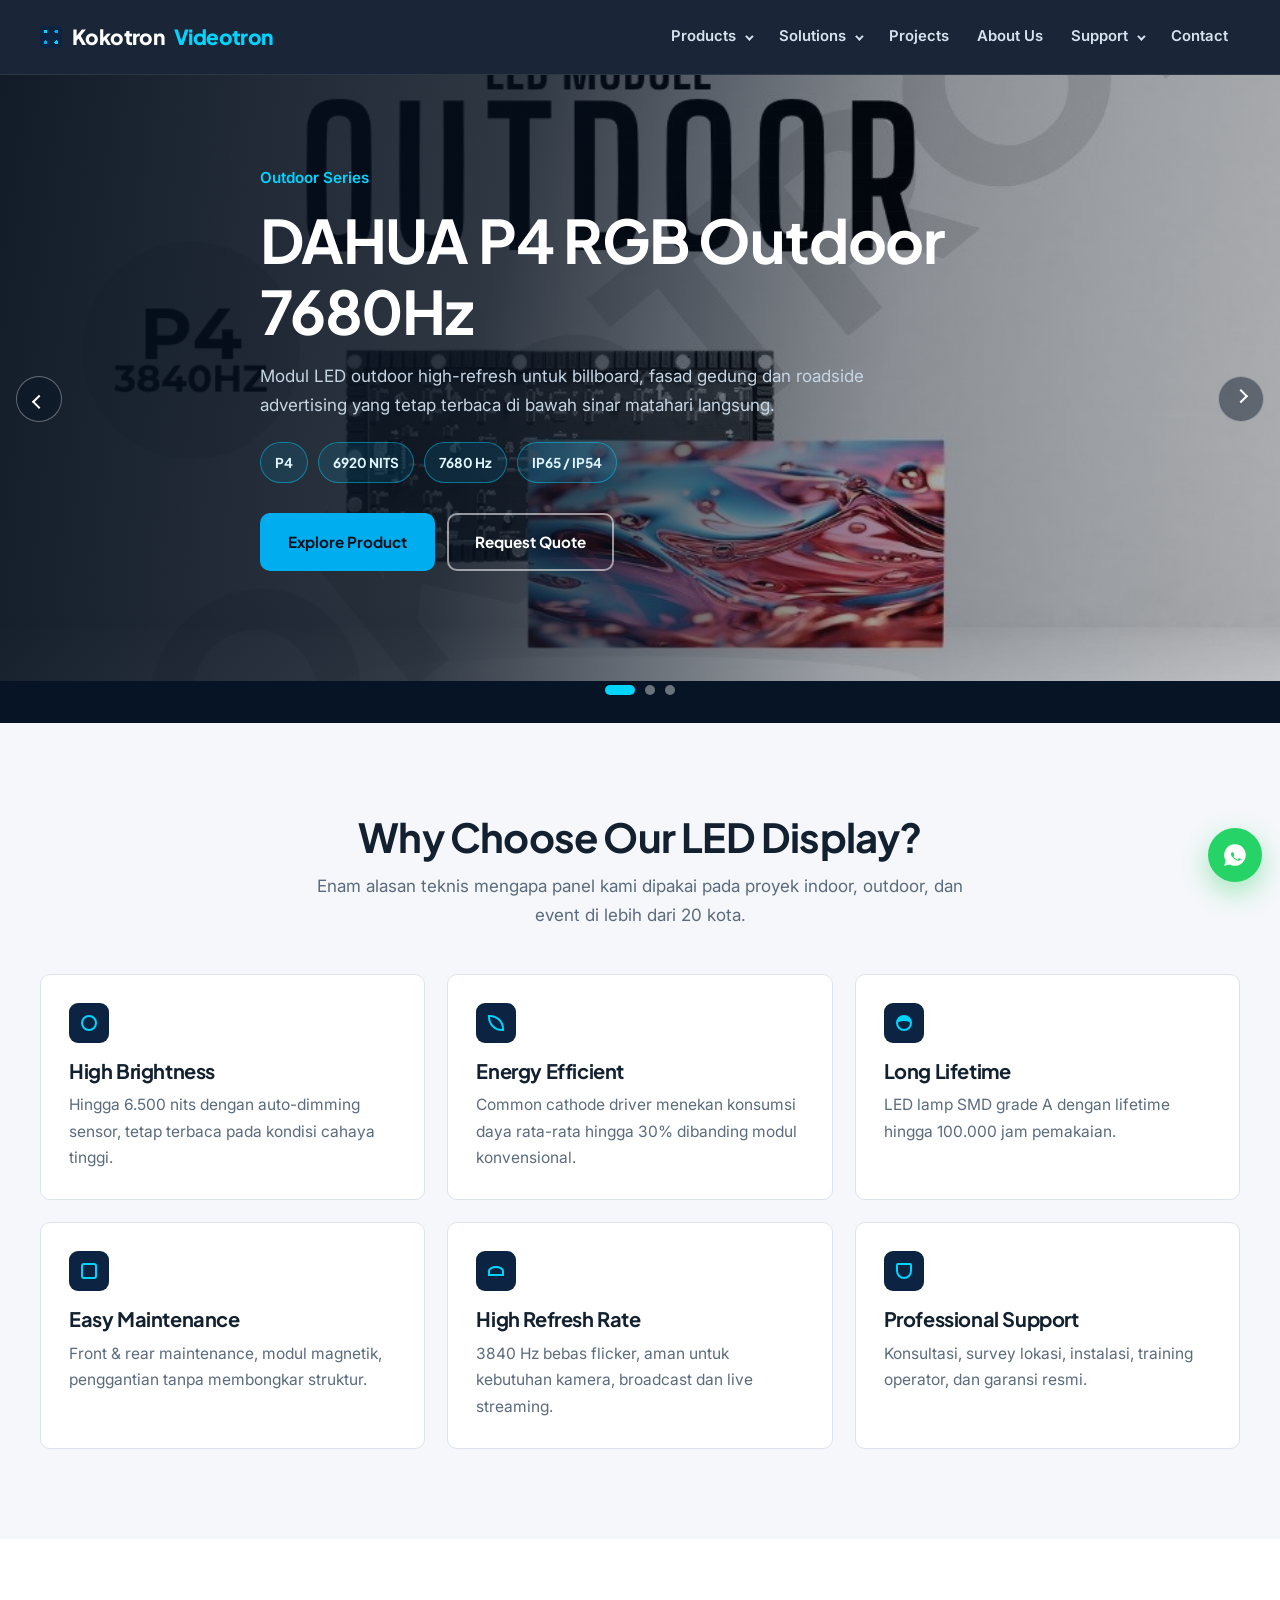
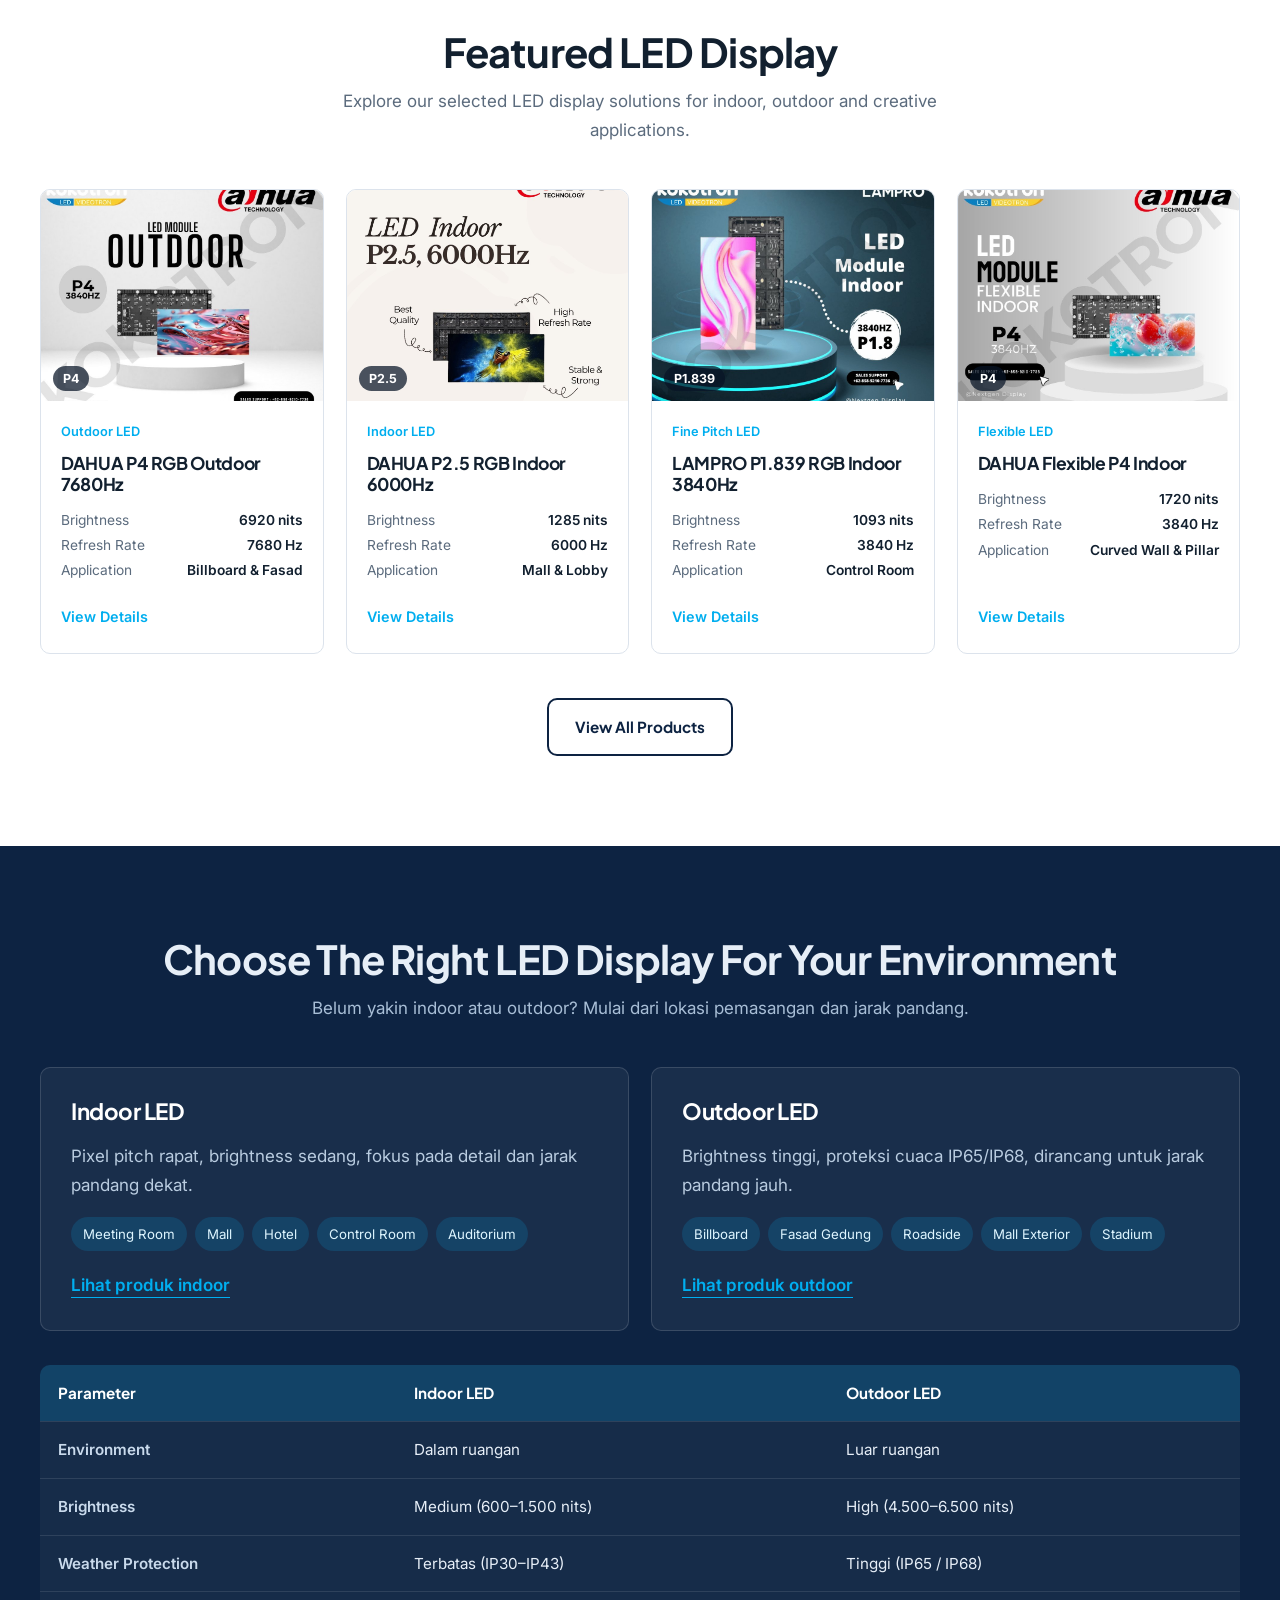
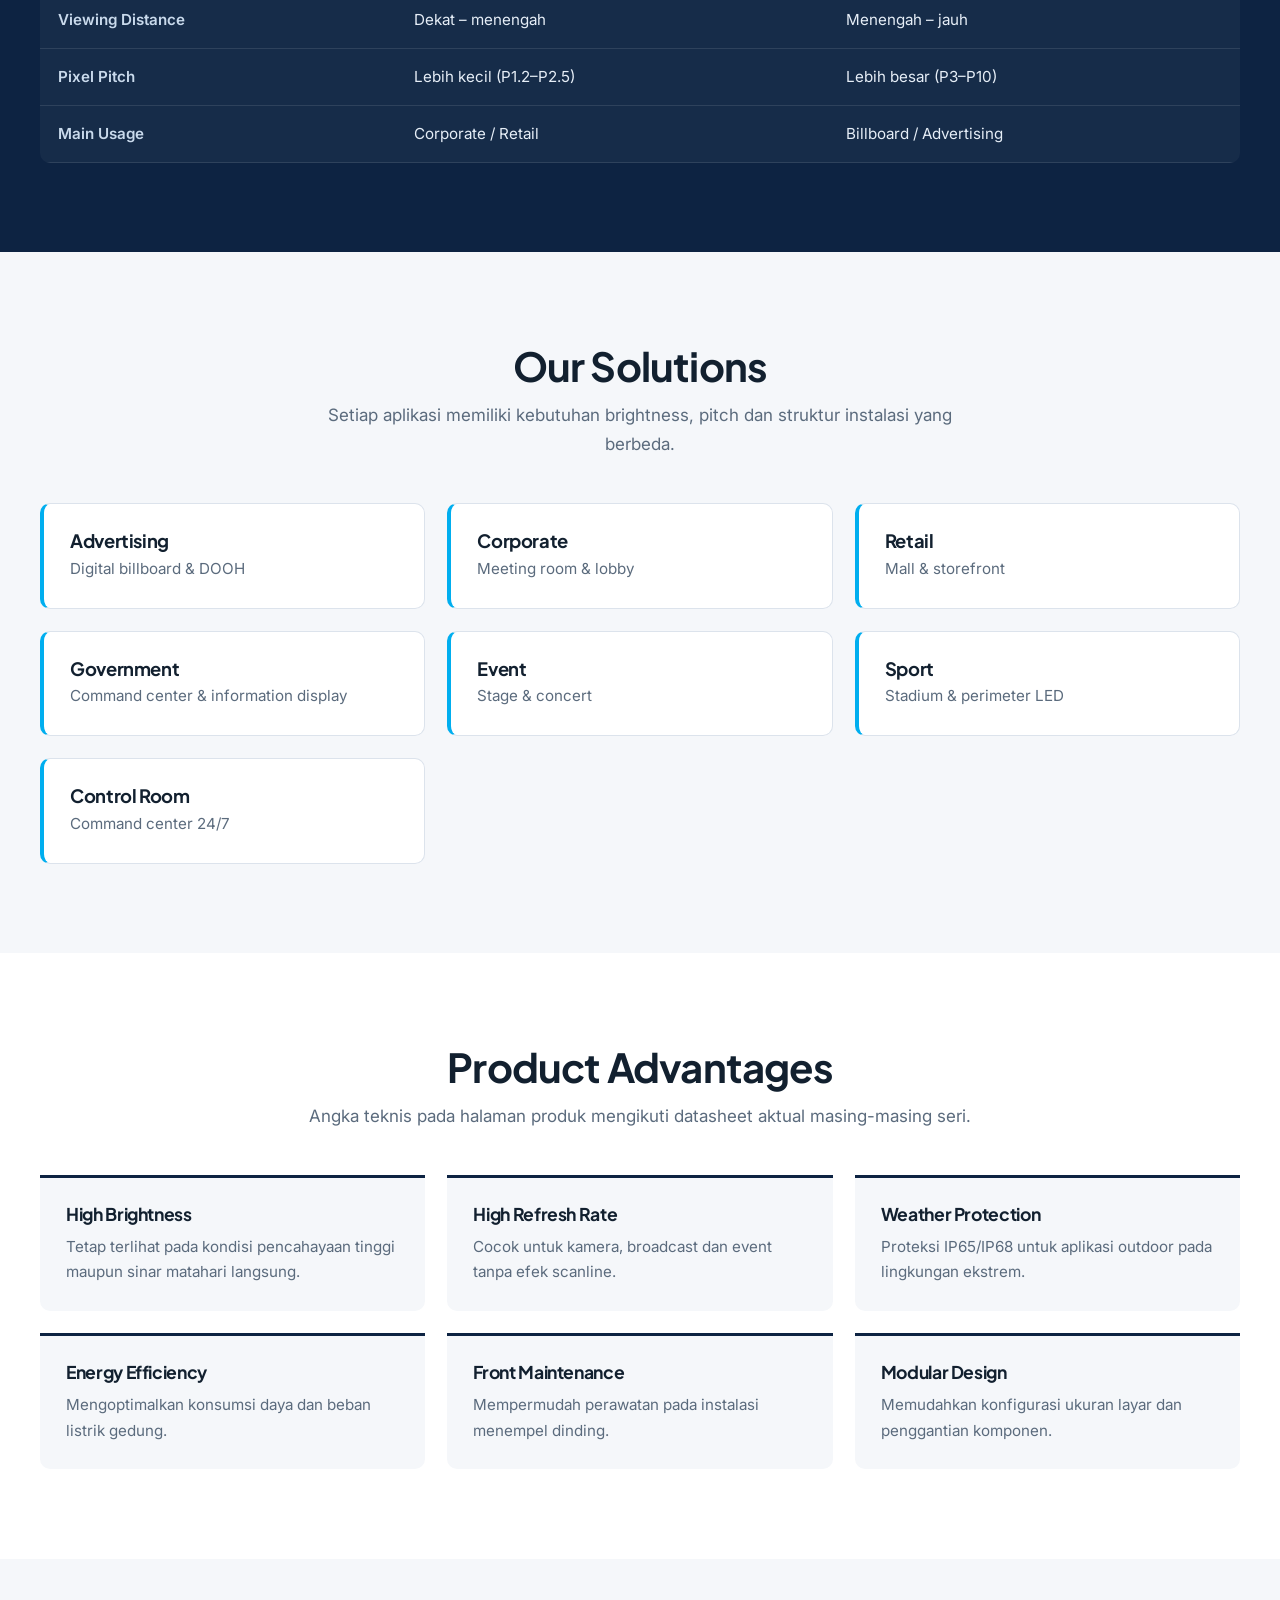
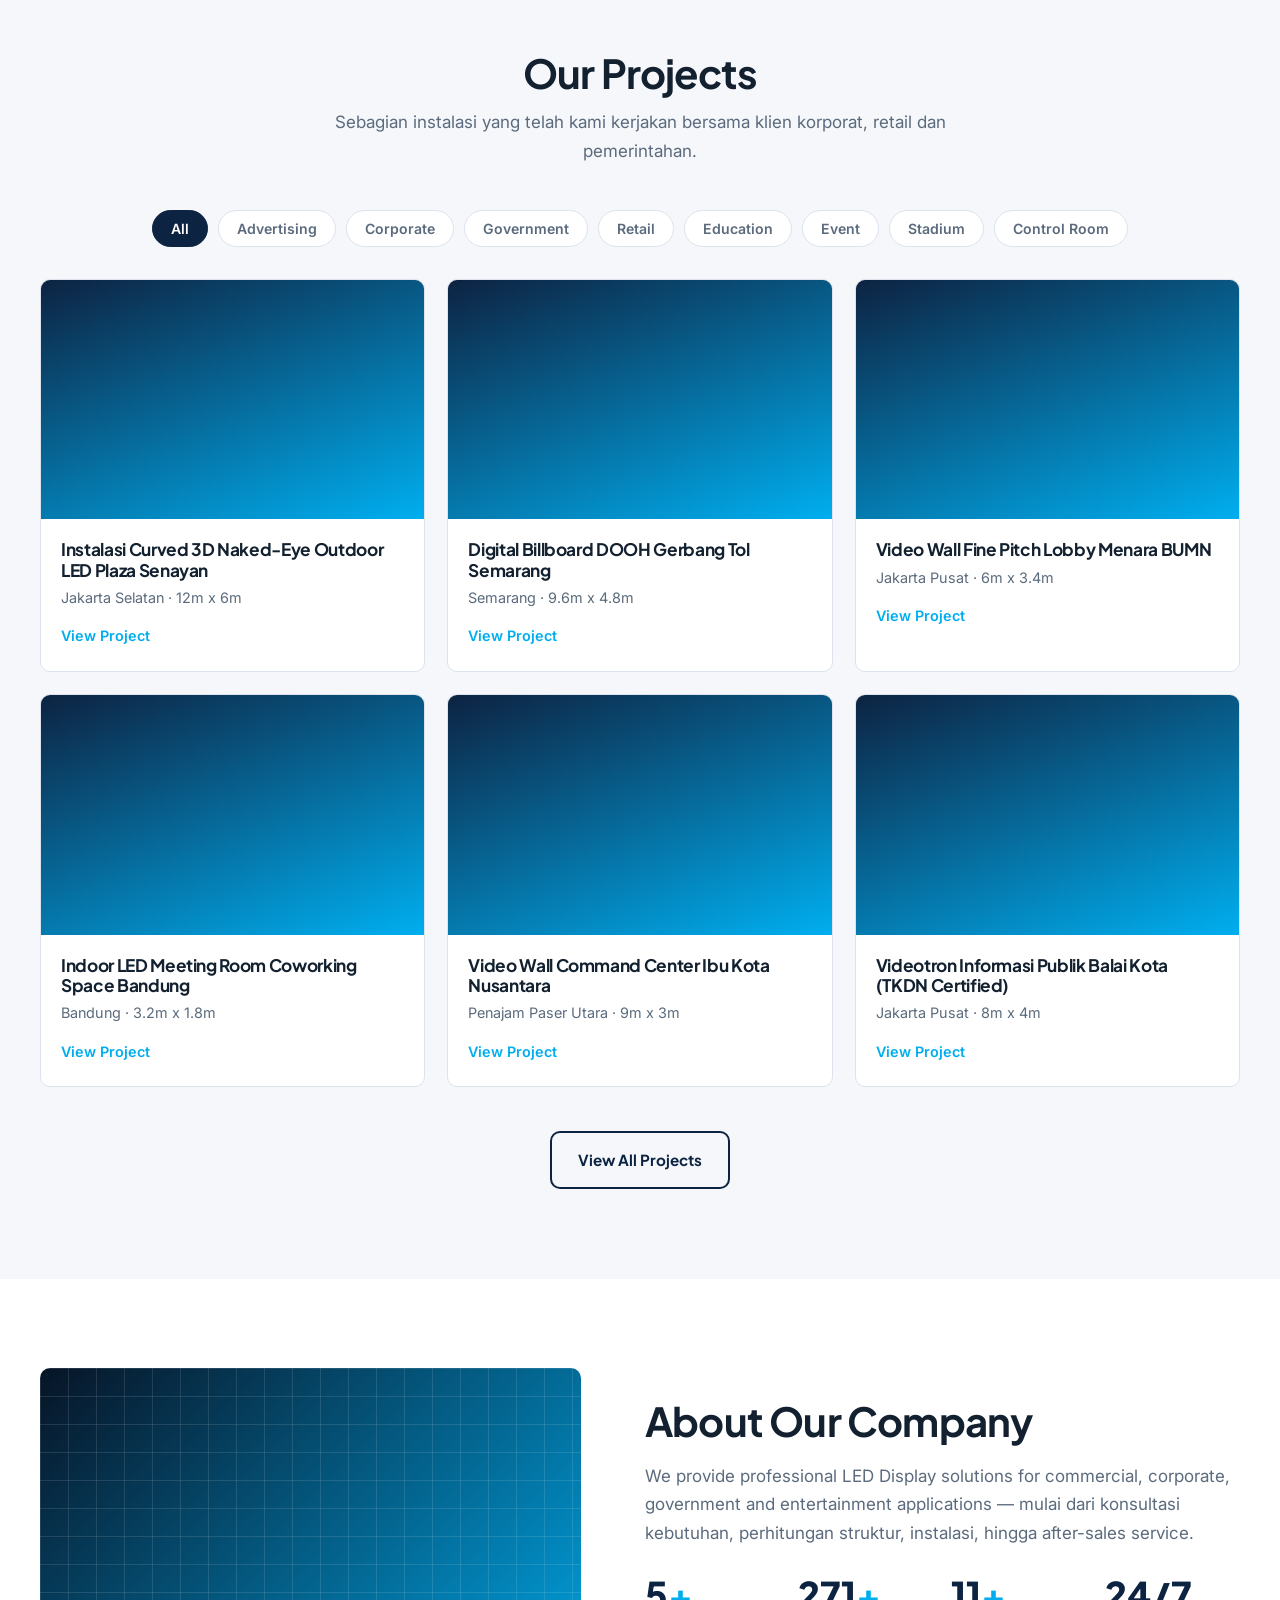
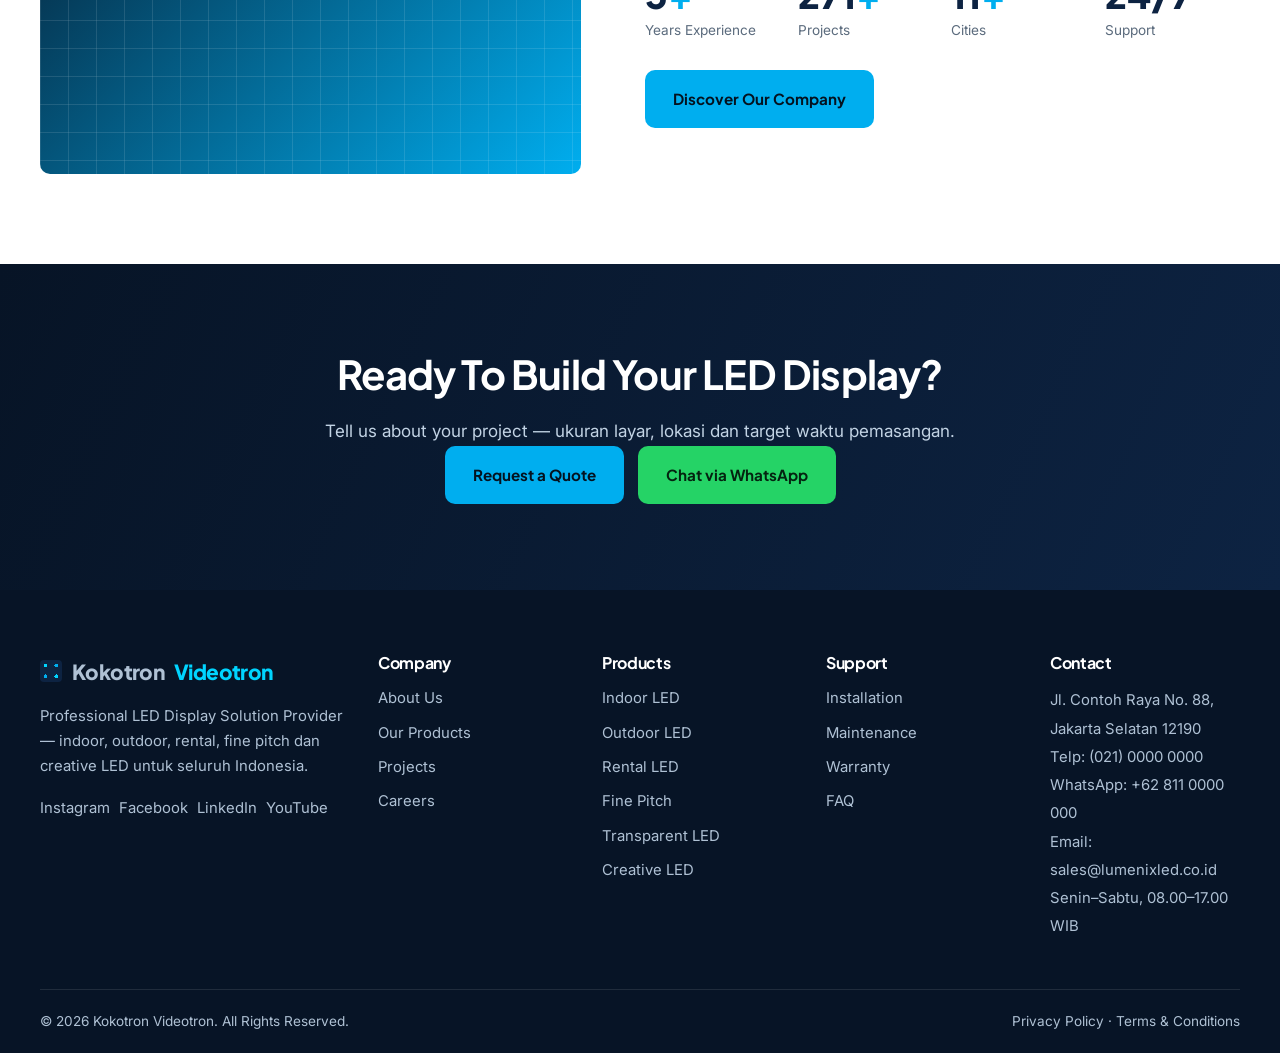
<file: index.html>
<!DOCTYPE html>
<html lang="id">
<head>
<meta charset="UTF-8">
<meta name="viewport" content="width=device-width, initial-scale=1">
<title>LumeniX | LED Display Solution — Videotron Indoor &amp; Outdoor Indonesia</title>
<meta name="description" content="Penyedia solusi LED Display profesional: videotron indoor, outdoor, rental, fine pitch, transparent dan creative LED. Konsultasi, instalasi, dan after-sales di seluruh Indonesia.">
<link rel="canonical" href="https://example.com/">
<meta property="og:type" content="website">
<meta property="og:title" content="LumeniX | LED Display Solution">
<meta property="og:description" content="Solusi Videotron & LED Display untuk korporat, advertising, pemerintahan, retail, event dan stadion.">
<link rel="preconnect" href="https://fonts.googleapis.com">
<link rel="preconnect" href="https://fonts.gstatic.com" crossorigin>
<link href="https://fonts.googleapis.com/css2?family=Plus+Jakarta+Sans:wght@500;700;800&family=Inter:wght@400;500;600&display=swap" rel="stylesheet">
<link rel="stylesheet" href="assets/css/style.css">
<script type="application/ld+json">
{"@context":"https://schema.org","@type":"Organization","name":"LumeniX LED Display","url":"https://example.com/","areaServed":"ID","contactPoint":{"@type":"ContactPoint","telephone":"+62-811-0000-000","contactType":"sales"}}
</script>
</head>
<body>
<a class="skip" href="#main">Lewati ke konten</a>

<!-- ============ 01 HEADER ============ -->
<header class="hdr" id="hdr">
  <div class="wrap hdr__in">
    <a href="index.html" class="logo" aria-label="Kokotron Home">
      <span class="logo__mark" aria-hidden="true"></span>Kokotron<em>Videotron</em>
    </a>
    <nav class="nav" id="nav" aria-label="Menu utama">
      <ul class="nav__list">
        <li class="has-sub">
          <a href="products.html">Products <span class="caret" aria-hidden="true"></span></a>
          <ul class="sub">
            <li><a href="products.html?cat=indoor-led">Indoor LED</a></li>
            <li><a href="products.html?cat=outdoor-led">Outdoor LED</a></li>
            <li><a href="products.html?cat=rental-led">Rental LED</a></li>
            <li><a href="products.html?cat=fine-pitch-led">Fine Pitch LED</a></li>
            <li><a href="products.html?cat=transparent-led">Transparent LED</a></li>
            <li><a href="products.html?cat=flexible-led">Flexible LED</a></li>
            <li><a href="products.html?cat=creative-led">Creative LED</a></li>
            <li><a href="products.html?cat=sport-led">Sport LED</a></li>
            <li><a href="products.html?cat=custom-led">Custom LED</a></li>
          </ul>
        </li>
        <li class="has-sub">
          <a href="solutions.html">Solutions <span class="caret" aria-hidden="true"></span></a>
          <ul class="sub">
            <li><a href="solution-detail.html?id=advertising">Advertising</a></li>
            <li><a href="solution-detail.html?id=corporate">Corporate</a></li>
            <li><a href="solution-detail.html?id=government">Government</a></li>
            <li><a href="solution-detail.html?id=retail">Retail</a></li>
            <li><a href="solution-detail.html?id=education">Education</a></li>
            <li><a href="solution-detail.html?id=event">Event</a></li>
            <li><a href="solution-detail.html?id=stadium">Stadium</a></li>
            <li><a href="solution-detail.html?id=control-room">Control Room</a></li>
          </ul>
        </li>
        <li><a href="projects.html">Projects</a></li>
        <li><a href="about.html">About Us</a></li>
        <li class="has-sub">
          <a href="support.html">Support <span class="caret" aria-hidden="true"></span></a>
          <ul class="sub">
            <li><a href="support.html#installation">Installation</a></li>
            <li><a href="support.html#maintenance">Maintenance</a></li>
            <li><a href="support.html#warranty">Warranty</a></li>
            <li><a href="support.html#faq">FAQ</a></li>
          </ul>
        </li>
        <li><a href="contact.html">Contact</a></li>
      </ul>
      <!-- <a href="contact.html#quote" class="btn btn--accent nav__cta">Get a Quote</a> -->
    </nav>
    <button class="burger" id="burger" aria-label="Buka menu" aria-expanded="false" aria-controls="nav"><span></span><span></span><span></span></button>
  </div>
</header>

<main id="main">
<!-- ============ 02 HERO SLIDER ============ -->
<section class="hero" aria-roledescription="carousel" aria-label="Produk terbaru">
  <div class="hero__track" id="heroTrack">

    <article class="slide is-active" data-tone="a">
      <div class="slide__visual has-photo" style="background-image:url('assets/img/products/mod-12.jpg')" aria-hidden="true"><div class="panel"></div></div>
      <div class="wrap slide__body">
        <p class="slide__eyebrow">Outdoor Series</p>
        <h1 class="slide__title">DAHUA P4 RGB Outdoor 7680Hz</h1>
        <p class="slide__desc">Modul LED outdoor high-refresh untuk billboard, fasad gedung dan roadside advertising yang tetap terbaca di bawah sinar matahari langsung.</p>
        <ul class="badges"><li>P4</li><li>6920 NITS</li><li>7680 Hz</li><li>IP65 / IP54</li></ul>
        <p class="slide__cta"><a href="product-detail.html?id=dahua-p4-rgb-outdoor-1-10s-32x16cm-80x40-7680hz" class="btn btn--accent">Explore Product</a><a href="contact.html#quote" class="btn btn--ghost">Request Quote</a></p>
      </div>
    </article>

    <article class="slide" data-tone="b">
      <div class="slide__visual has-photo" style="background-image:url('assets/img/products/mod-1.jpg')" aria-hidden="true"><div class="panel"></div></div>
      <div class="wrap slide__body">
        <p class="slide__eyebrow">Fine Pitch Series</p>
        <h2 class="slide__title">DAHUA P1.25 RGB Indoor GOB</h2>
        <p class="slide__desc">Seamless video wall ultra fine pitch dengan GOB protection untuk control room, lobby korporat dan studio broadcast dengan jarak pandang dekat tanpa moiré.</p>
        <ul class="badges"><li>P1.25</li><li>922 NITS</li><li>6000 Hz</li><li>GOB Protection</li></ul>
        <p class="slide__cta"><a href="product-detail.html?id=dahua-p1-25-rgb-indoor-1-64s-32x16cm-256x128-6000hz-gob-hub320" class="btn btn--accent">Explore Product</a><a href="contact.html#quote" class="btn btn--ghost">Request Quote</a></p>
      </div>
    </article>

    <article class="slide" data-tone="c">
      <div class="slide__visual has-photo" style="background-image:url('assets/img/products/mod-19.jpg')" aria-hidden="true"><div class="panel"></div></div>
      <div class="wrap slide__body">
        <p class="slide__eyebrow">Flexible Series</p>
        <h2 class="slide__title">DAHUA Flexible P2.5 Indoor</h2>
        <p class="slide__desc">Modul silikon lunak yang dapat dibengkokkan membentuk pilar, wave ceiling dan curved wall — ringan dan mudah dipasang dengan magnetic front service.</p>
        <ul class="badges"><li>P2.5</li><li>1285 NITS</li><li>Bendable</li><li>0.35 kg/modul</li></ul>
        <p class="slide__cta"><a href="product-detail.html?id=dahua-flexible-p2-5-rgb-indoor-1-32s-32x16cm-128x64-3840hz" class="btn btn--accent">Explore Product</a><a href="contact.html#quote" class="btn btn--ghost">Request Quote</a></p>
      </div>
    </article>

  </div>
  <button class="hero__arrow hero__arrow--prev" id="heroPrev" aria-label="Slide sebelumnya"></button>
  <button class="hero__arrow hero__arrow--next" id="heroNext" aria-label="Slide berikutnya"></button>
  <div class="hero__dots" id="heroDots" role="tablist" aria-label="Pilih slide"></div>
</section>

<!-- ============ 03 WHY CHOOSE OUR LED ============ -->
<section class="sec sec--light">
  <div class="wrap">
    <h2 class="sec__title">Why Choose Our LED Display?</h2>
    <p class="sec__sub">Enam alasan teknis mengapa panel kami dipakai pada proyek indoor, outdoor, dan event di lebih dari 20 kota.</p>
    <div class="grid grid--3 why">
      <div class="why__item"><span class="ico ico--sun"></span><h3>High Brightness</h3><p>Hingga 6.500 nits dengan auto-dimming sensor, tetap terbaca pada kondisi cahaya tinggi.</p></div>
      <div class="why__item"><span class="ico ico--leaf"></span><h3>Energy Efficient</h3><p>Common cathode driver menekan konsumsi daya rata-rata hingga 30% dibanding modul konvensional.</p></div>
      <div class="why__item"><span class="ico ico--clock"></span><h3>Long Lifetime</h3><p>LED lamp SMD grade A dengan lifetime hingga 100.000 jam pemakaian.</p></div>
      <div class="why__item"><span class="ico ico--tool"></span><h3>Easy Maintenance</h3><p>Front &amp; rear maintenance, modul magnetik, penggantian tanpa membongkar struktur.</p></div>
      <div class="why__item"><span class="ico ico--wave"></span><h3>High Refresh Rate</h3><p>3840 Hz bebas flicker, aman untuk kebutuhan kamera, broadcast dan live streaming.</p></div>
      <div class="why__item"><span class="ico ico--shield"></span><h3>Professional Support</h3><p>Konsultasi, survey lokasi, instalasi, training operator, dan garansi resmi.</p></div>
    </div>
  </div>
</section>

<!-- ============ 04 FEATURED PRODUCTS ============ -->
<section class="sec" id="products">
  <div class="wrap">
    <h2 class="sec__title">Featured LED Display</h2>
    <p class="sec__sub">Explore our selected LED display solutions for indoor, outdoor and creative applications.</p>
    <div class="grid grid--4" id="productGrid"></div>
    <p class="sec__more"><a href="products.html" class="btn btn--line">View All Products</a></p>
  </div>
</section>

<!-- ============ 05 WHICH VIDEOTRON + COMPARISON ============ -->
<section class="sec sec--dark" id="find">
  <div class="wrap">
    <h2 class="sec__title">Choose The Right LED Display For Your Environment</h2>
    <p class="sec__sub">Belum yakin indoor atau outdoor? Mulai dari lokasi pemasangan dan jarak pandang.</p>
    <div class="grid grid--2 env">
      <div class="env__card">
        <h3>Indoor LED</h3>
        <p>Pixel pitch rapat, brightness sedang, fokus pada detail dan jarak pandang dekat.</p>
        <ul class="tags"><li>Meeting Room</li><li>Mall</li><li>Hotel</li><li>Control Room</li><li>Auditorium</li></ul>
        <a href="products.html?cat=indoor-led" class="link">Lihat produk indoor</a>
      </div>
      <div class="env__card">
        <h3>Outdoor LED</h3>
        <p>Brightness tinggi, proteksi cuaca IP65/IP68, dirancang untuk jarak pandang jauh.</p>
        <ul class="tags"><li>Billboard</li><li>Fasad Gedung</li><li>Roadside</li><li>Mall Exterior</li><li>Stadium</li></ul>
        <a href="products.html?cat=outdoor-led" class="link">Lihat produk outdoor</a>
      </div>
    </div>
    <div class="tablewrap">
      <table class="cmp">
        <caption class="sr">Perbandingan Indoor LED dan Outdoor LED</caption>
        <thead><tr><th scope="col">Parameter</th><th scope="col">Indoor LED</th><th scope="col">Outdoor LED</th></tr></thead>
        <tbody>
          <tr><th scope="row">Environment</th><td>Dalam ruangan</td><td>Luar ruangan</td></tr>
          <tr><th scope="row">Brightness</th><td>Medium (600–1.500 nits)</td><td>High (4.500–6.500 nits)</td></tr>
          <tr><th scope="row">Weather Protection</th><td>Terbatas (IP30–IP43)</td><td>Tinggi (IP65 / IP68)</td></tr>
          <tr><th scope="row">Viewing Distance</th><td>Dekat – menengah</td><td>Menengah – jauh</td></tr>
          <tr><th scope="row">Pixel Pitch</th><td>Lebih kecil (P1.2–P2.5)</td><td>Lebih besar (P3–P10)</td></tr>
          <tr><th scope="row">Main Usage</th><td>Corporate / Retail</td><td>Billboard / Advertising</td></tr>
        </tbody>
      </table>
    </div>
  </div>
</section>

<!-- ============ 06 SOLUTIONS / APPLICATION ============ -->
<section class="sec sec--light" id="solutions">
  <div class="wrap">
    <h2 class="sec__title">Our Solutions</h2>
    <p class="sec__sub">Setiap aplikasi memiliki kebutuhan brightness, pitch dan struktur instalasi yang berbeda.</p>
    <div class="grid grid--3 sol">
      <a class="sol__card" href="solution-detail.html?id=advertising"><h3>Advertising</h3><p>Digital billboard &amp; DOOH</p></a>
      <a class="sol__card" href="solution-detail.html?id=corporate"><h3>Corporate</h3><p>Meeting room &amp; lobby</p></a>
      <a class="sol__card" href="solution-detail.html?id=retail"><h3>Retail</h3><p>Mall &amp; storefront</p></a>
      <a class="sol__card" href="solution-detail.html?id=government"><h3>Government</h3><p>Command center &amp; information display</p></a>
      <a class="sol__card" href="solution-detail.html?id=event"><h3>Event</h3><p>Stage &amp; concert</p></a>
      <a class="sol__card" href="solution-detail.html?id=stadium"><h3>Sport</h3><p>Stadium &amp; perimeter LED</p></a>
      <a class="sol__card" href="solution-detail.html?id=control-room"><h3>Control Room</h3><p>Command center 24/7</p></a>
    </div>
  </div>
</section>

<!-- ============ 07 PRODUCT ADVANTAGES ============ -->
<section class="sec">
  <div class="wrap">
    <h2 class="sec__title">Product Advantages</h2>
    <p class="sec__sub">Angka teknis pada halaman produk mengikuti datasheet aktual masing-masing seri.</p>
    <div class="grid grid--3 adv">
      <div class="adv__item"><h3>High Brightness</h3><p>Tetap terlihat pada kondisi pencahayaan tinggi maupun sinar matahari langsung.</p></div>
      <div class="adv__item"><h3>High Refresh Rate</h3><p>Cocok untuk kamera, broadcast dan event tanpa efek scanline.</p></div>
      <div class="adv__item"><h3>Weather Protection</h3><p>Proteksi IP65/IP68 untuk aplikasi outdoor pada lingkungan ekstrem.</p></div>
      <div class="adv__item"><h3>Energy Efficiency</h3><p>Mengoptimalkan konsumsi daya dan beban listrik gedung.</p></div>
      <div class="adv__item"><h3>Front Maintenance</h3><p>Mempermudah perawatan pada instalasi menempel dinding.</p></div>
      <div class="adv__item"><h3>Modular Design</h3><p>Memudahkan konfigurasi ukuran layar dan penggantian komponen.</p></div>
    </div>
  </div>
</section>

<!-- ============ 08 PROJECTS ============ -->
<section class="sec sec--light" id="projects">
  <div class="wrap">
    <h2 class="sec__title">Our Projects</h2>
    <p class="sec__sub">Sebagian instalasi yang telah kami kerjakan bersama klien korporat, retail dan pemerintahan.</p>
    <div class="filters" id="projFilter" role="tablist" aria-label="Filter proyek"></div>
    <div class="grid grid--3" id="projectGrid"></div>
    <p class="sec__more"><a href="projects.html" class="btn btn--line">View All Projects</a></p>
  </div>
</section>

<!-- ============ 09 ABOUT COMPANY ============ -->
<section class="sec about">
  <div class="wrap about__in">
    <div class="about__media" aria-hidden="true"><div class="about__img"></div></div>
    <div class="about__text">
      <h2 class="sec__title sec__title--left">About Our Company</h2>
      <p>We provide professional LED Display solutions for commercial, corporate, government and entertainment applications — mulai dari konsultasi kebutuhan, perhitungan struktur, instalasi, hingga after-sales service.</p>
      <dl class="stats">
        <div><dt>Years Experience</dt><dd data-count="10">10<span>+</span></dd></div>
        <div><dt>Projects</dt><dd data-count="500">500<span>+</span></dd></div>
        <div><dt>Cities</dt><dd data-count="20">20<span>+</span></dd></div>
        <div><dt>Support</dt><dd>24/7</dd></div>
      </dl>
      <p><a href="about.html" class="btn btn--accent">Discover Our Company</a></p>
    </div>
  </div>
</section>

<!-- ============ 10 CTA ============ -->
<section class="cta">
  <div class="wrap">
    <h2>Ready To Build Your LED Display?</h2>
    <p>Tell us about your project — ukuran layar, lokasi dan target waktu pemasangan.</p>
    <p class="cta__btns">
      <a href="contact.html#quote" class="btn btn--accent" data-ev="quote_click">Request a Quote</a>
      <a href="https://wa.me/628110000000?text=Halo%2C%20saya%20ingin%20request%20quotation%20LED%20Display." class="btn btn--wa" data-ev="whatsapp_click" rel="noopener" target="_blank">Chat via WhatsApp</a>
    </p>
  </div>
</section>
</main>

<!-- ============ FOOTER ============ -->
<footer class="ftr">
  <div class="wrap ftr__in">
    <div class="ftr__brand">
      <a href="index.html" class="logo logo--ftr"><span class="logo__mark" aria-hidden="true"></span>Kokotron<em>Videotron</em></a>
      <p>Professional LED Display Solution Provider — indoor, outdoor, rental, fine pitch dan creative LED untuk seluruh Indonesia.</p>
      <ul class="social">
        <li><a href="#" aria-label="Instagram">Instagram</a></li>
        <li><a href="#" aria-label="Facebook">Facebook</a></li>
        <li><a href="#" aria-label="LinkedIn">LinkedIn</a></li>
        <li><a href="#" aria-label="YouTube">YouTube</a></li>
      </ul>
    </div>
    <nav class="ftr__col" aria-label="Company"><h3>Company</h3>
      <ul><li><a href="about.html">About Us</a></li><li><a href="products.html">Our Products</a></li><li><a href="projects.html">Projects</a></li><li><a href="about.html#careers">Careers</a></li></ul>
    </nav>
    <nav class="ftr__col" aria-label="Products"><h3>Products</h3>
      <ul><li><a href="products.html?cat=indoor-led">Indoor LED</a></li><li><a href="products.html?cat=outdoor-led">Outdoor LED</a></li><li><a href="products.html?cat=rental-led">Rental LED</a></li><li><a href="products.html?cat=fine-pitch-led">Fine Pitch</a></li><li><a href="products.html?cat=transparent-led">Transparent LED</a></li><li><a href="products.html?cat=creative-led">Creative LED</a></li></ul>
    </nav>
    <nav class="ftr__col" aria-label="Support"><h3>Support</h3>
      <ul><li><a href="support.html#installation">Installation</a></li><li><a href="support.html#maintenance">Maintenance</a></li><li><a href="support.html#warranty">Warranty</a></li><li><a href="support.html#faq">FAQ</a></li></ul>
    </nav>
    <div class="ftr__col"><h3>Contact</h3>
      <address>
        Jl. Contoh Raya No. 88, Jakarta Selatan 12190<br>
        Telp: <a href="tel:+622100000000">(021) 0000 0000</a><br>
        WhatsApp: <a href="https://wa.me/628110000000" rel="noopener">+62 811 0000 000</a><br>
        Email: <a href="mailto:sales@lumenixled.co.id">sales@lumenixled.co.id</a><br>
        Senin–Sabtu, 08.00–17.00 WIB
      </address>
    </div>
  </div>
  <div class="wrap ftr__bottom">
    <p>© 2026 Kokotron Videotron. All Rights Reserved.</p>
    <p><a href="privacy.html">Privacy Policy</a> · <a href="terms.html">Terms &amp; Conditions</a></p>
  </div>
</footer>

<a class="wa-float" href="https://wa.me/628110000000?text=Halo%2C%20saya%20ingin%20bertanya%20mengenai%20LED%20Display." target="_blank" rel="noopener" data-ev="whatsapp_click" aria-label="Chat WhatsApp">
  <svg viewBox="0 0 24 24" width="26" height="26" aria-hidden="true"><path fill="currentColor" d="M12 2a10 10 0 0 0-8.6 15.1L2 22l5-1.3A10 10 0 1 0 12 2Zm5.3 14c-.2.6-1.2 1.2-1.7 1.2-.5.1-1 .1-1.6-.1a11 11 0 0 1-4.3-3.1c-.9-1.1-1.5-2.3-1.5-2.8s.4-1.3.8-1.6c.2-.2.4-.2.6-.2h.4c.2 0 .4 0 .6.5l.7 1.7c.1.2.1.4 0 .6l-.3.5-.3.3c-.1.1-.2.3 0 .5a8 8 0 0 0 3.5 2.6c.3.1.4.1.6-.1l.7-.9c.2-.2.3-.2.6-.1l1.6.8c.3.1.5.2.5.4s0 .6-.1.9Z"/></svg>
</a>

<div class="mobile-cta">
  <a href="contact.html#quote" class="btn btn--accent" data-ev="quote_click">Request a Quote</a>
</div>

<script src="assets/js/data.js"></script>
<script src="assets/js/products-data.js"></script>
<script src="assets/js/projects-data.js"></script>
<script src="assets/js/main.js"></script>
</body>
</html>
</file>
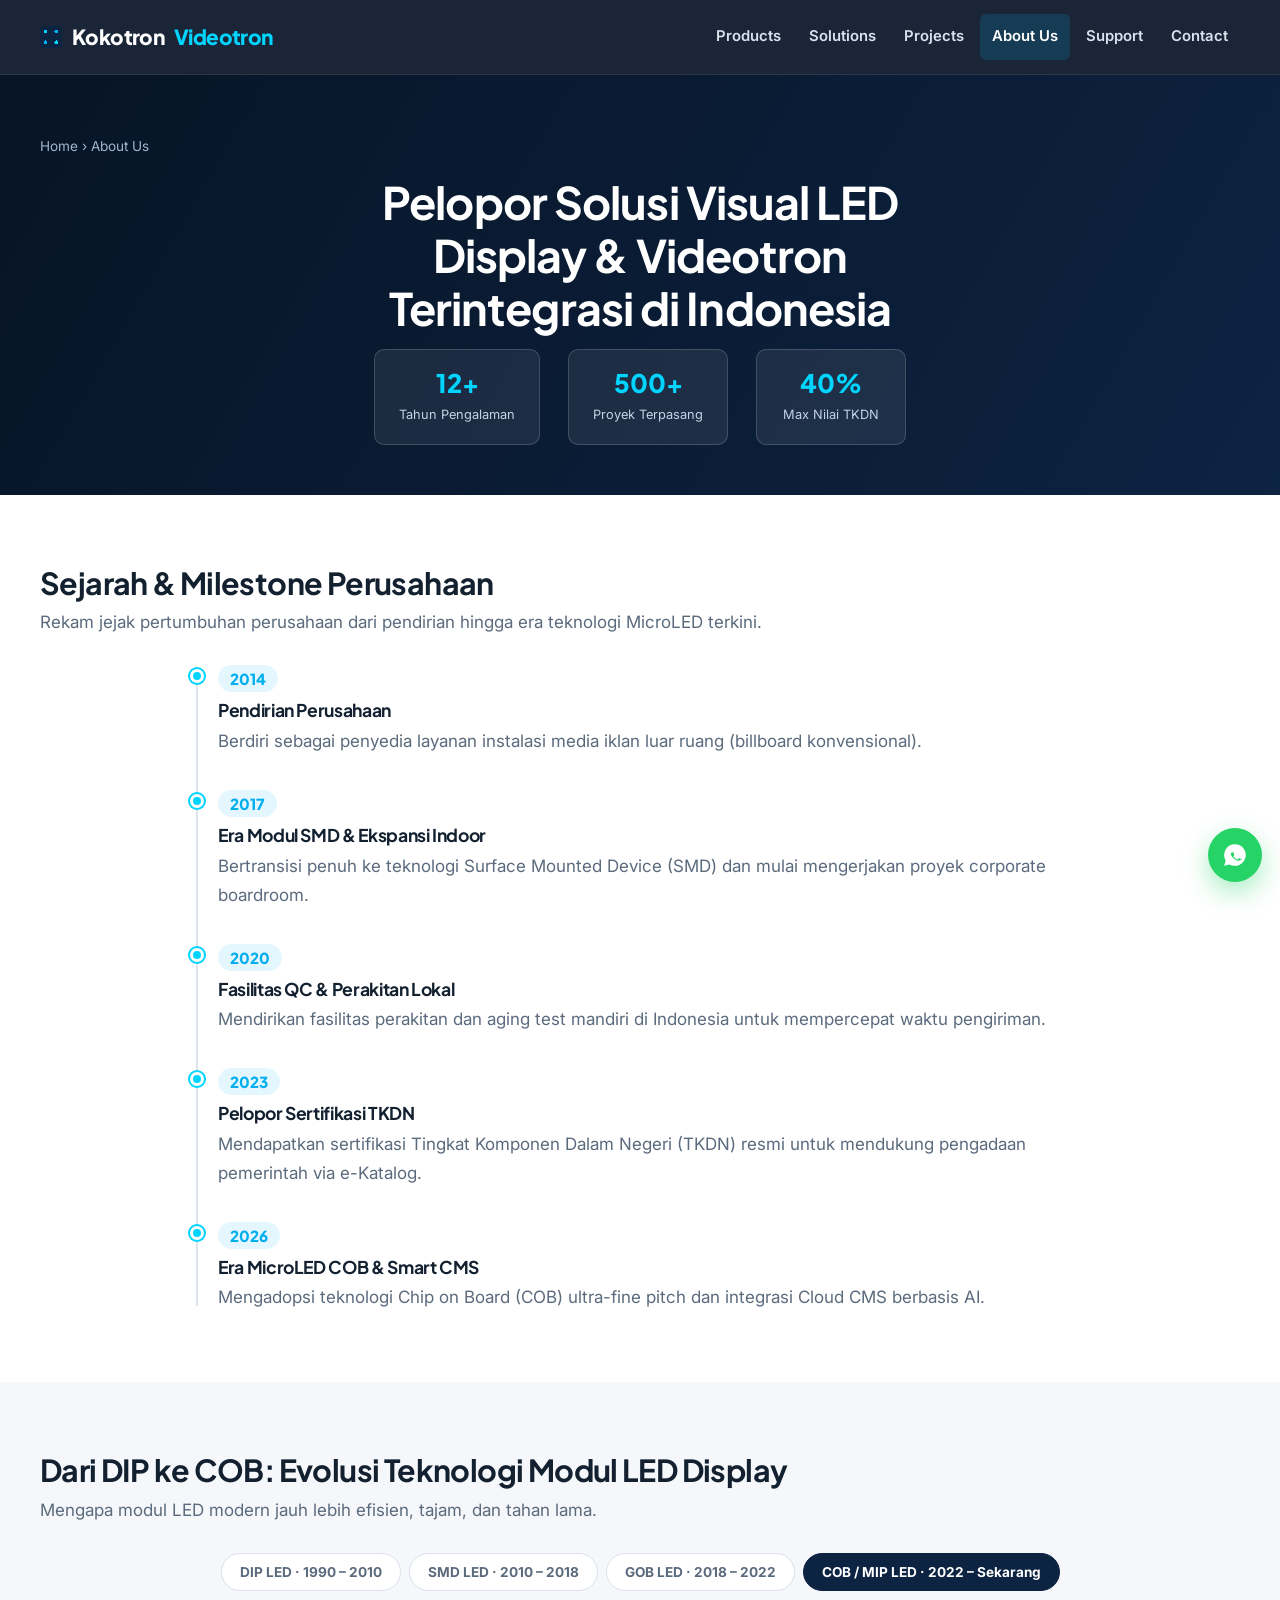
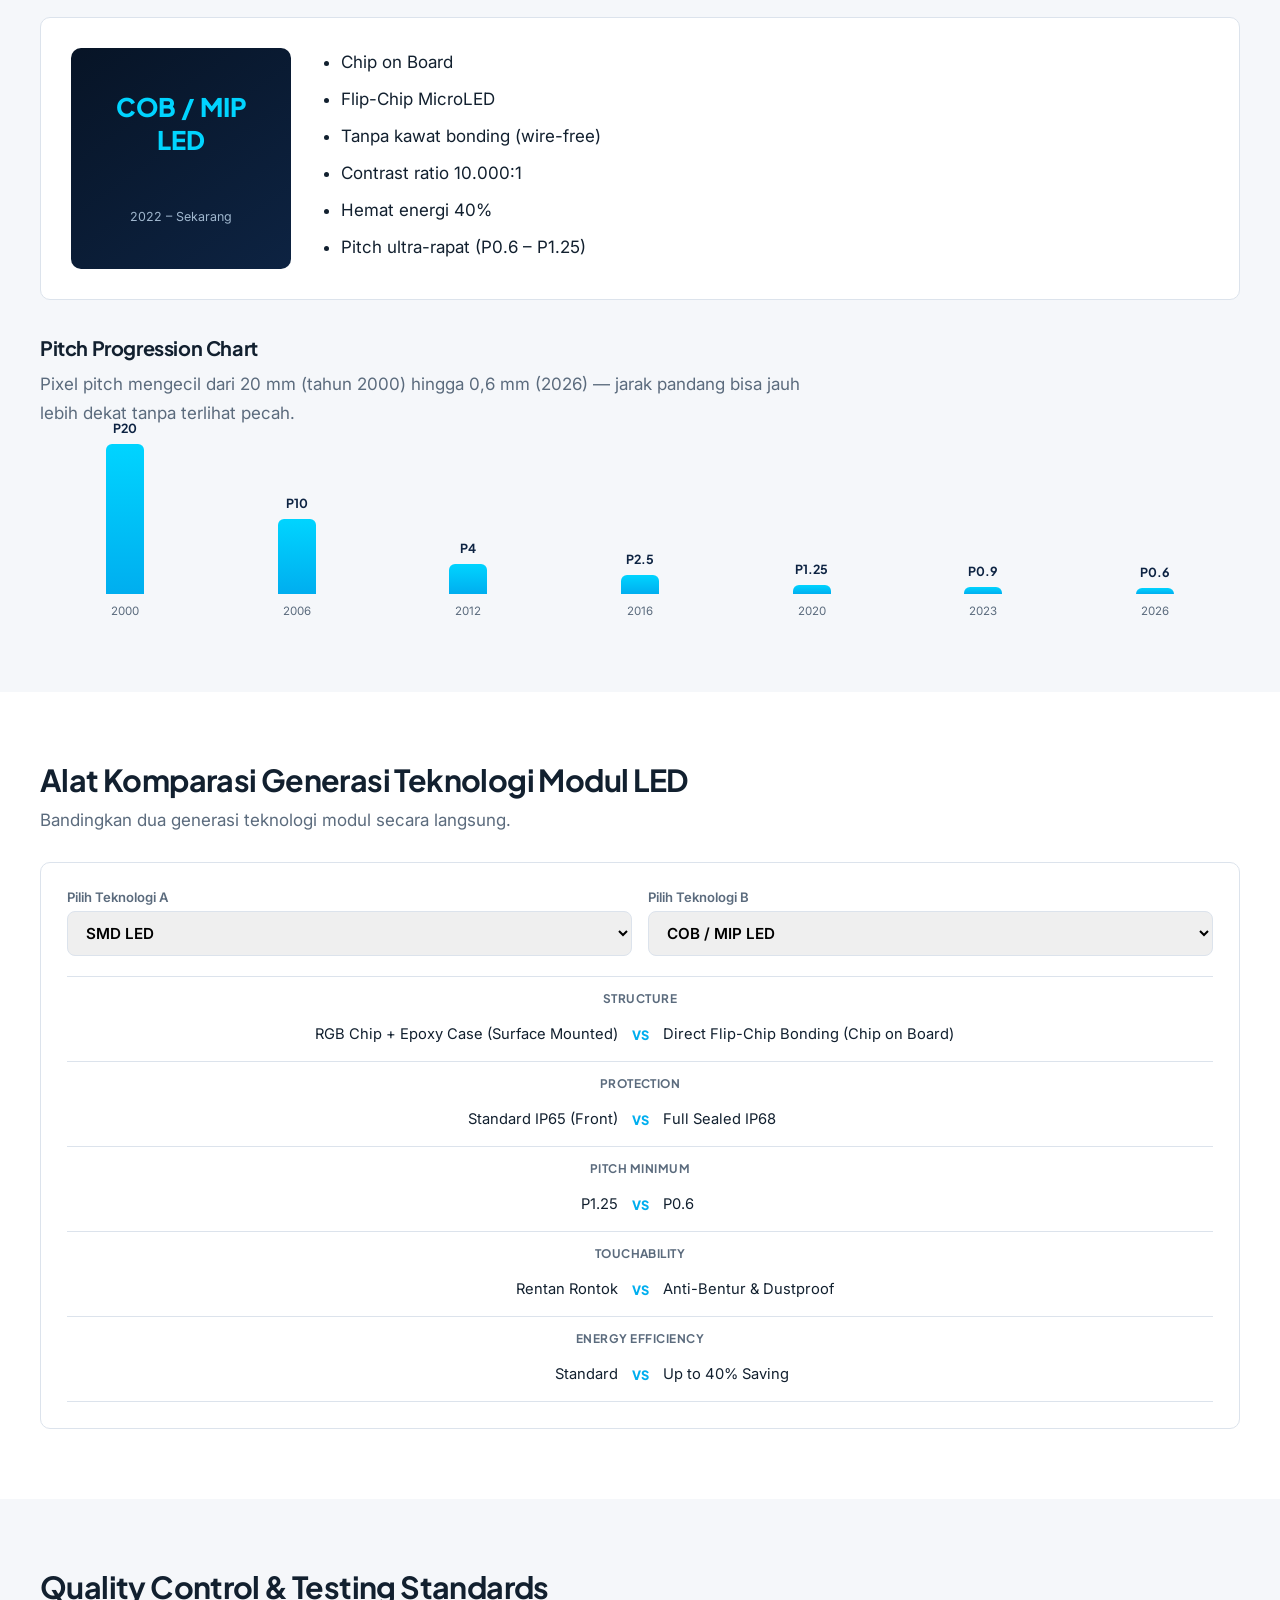
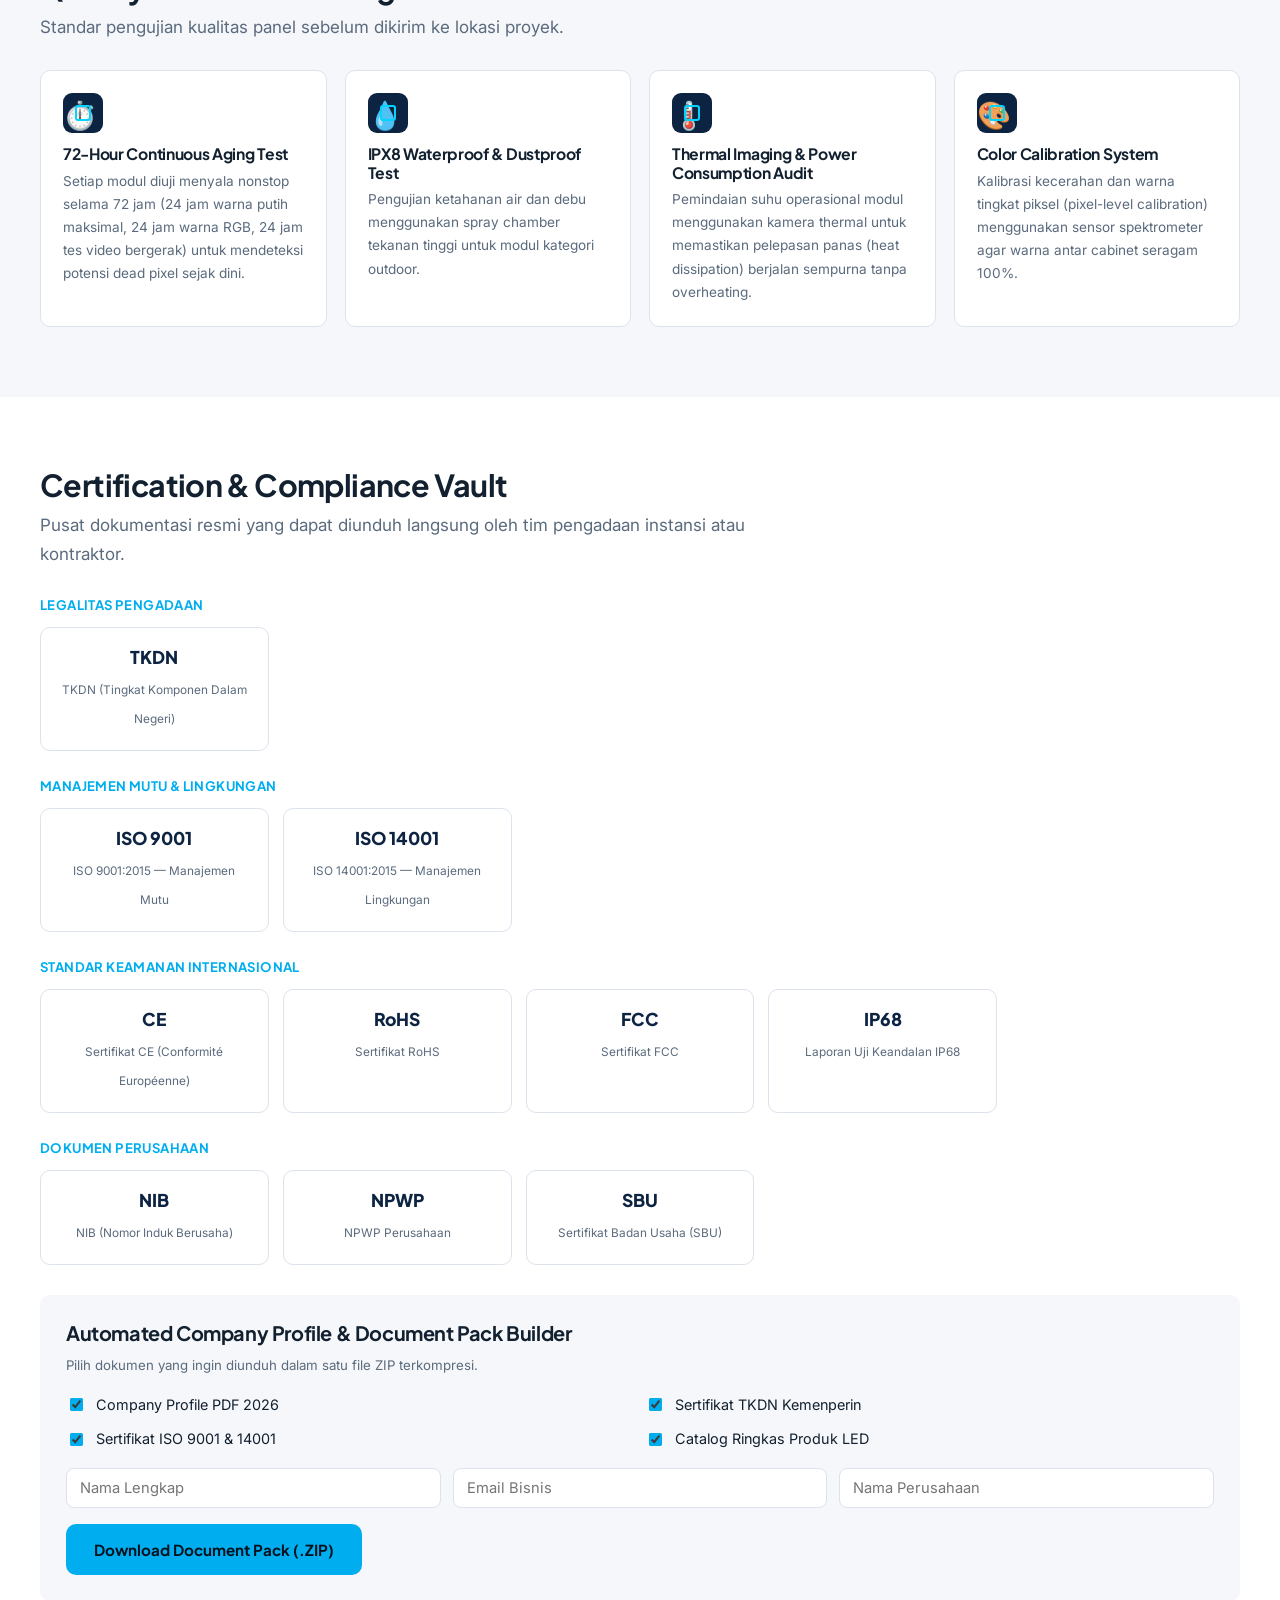
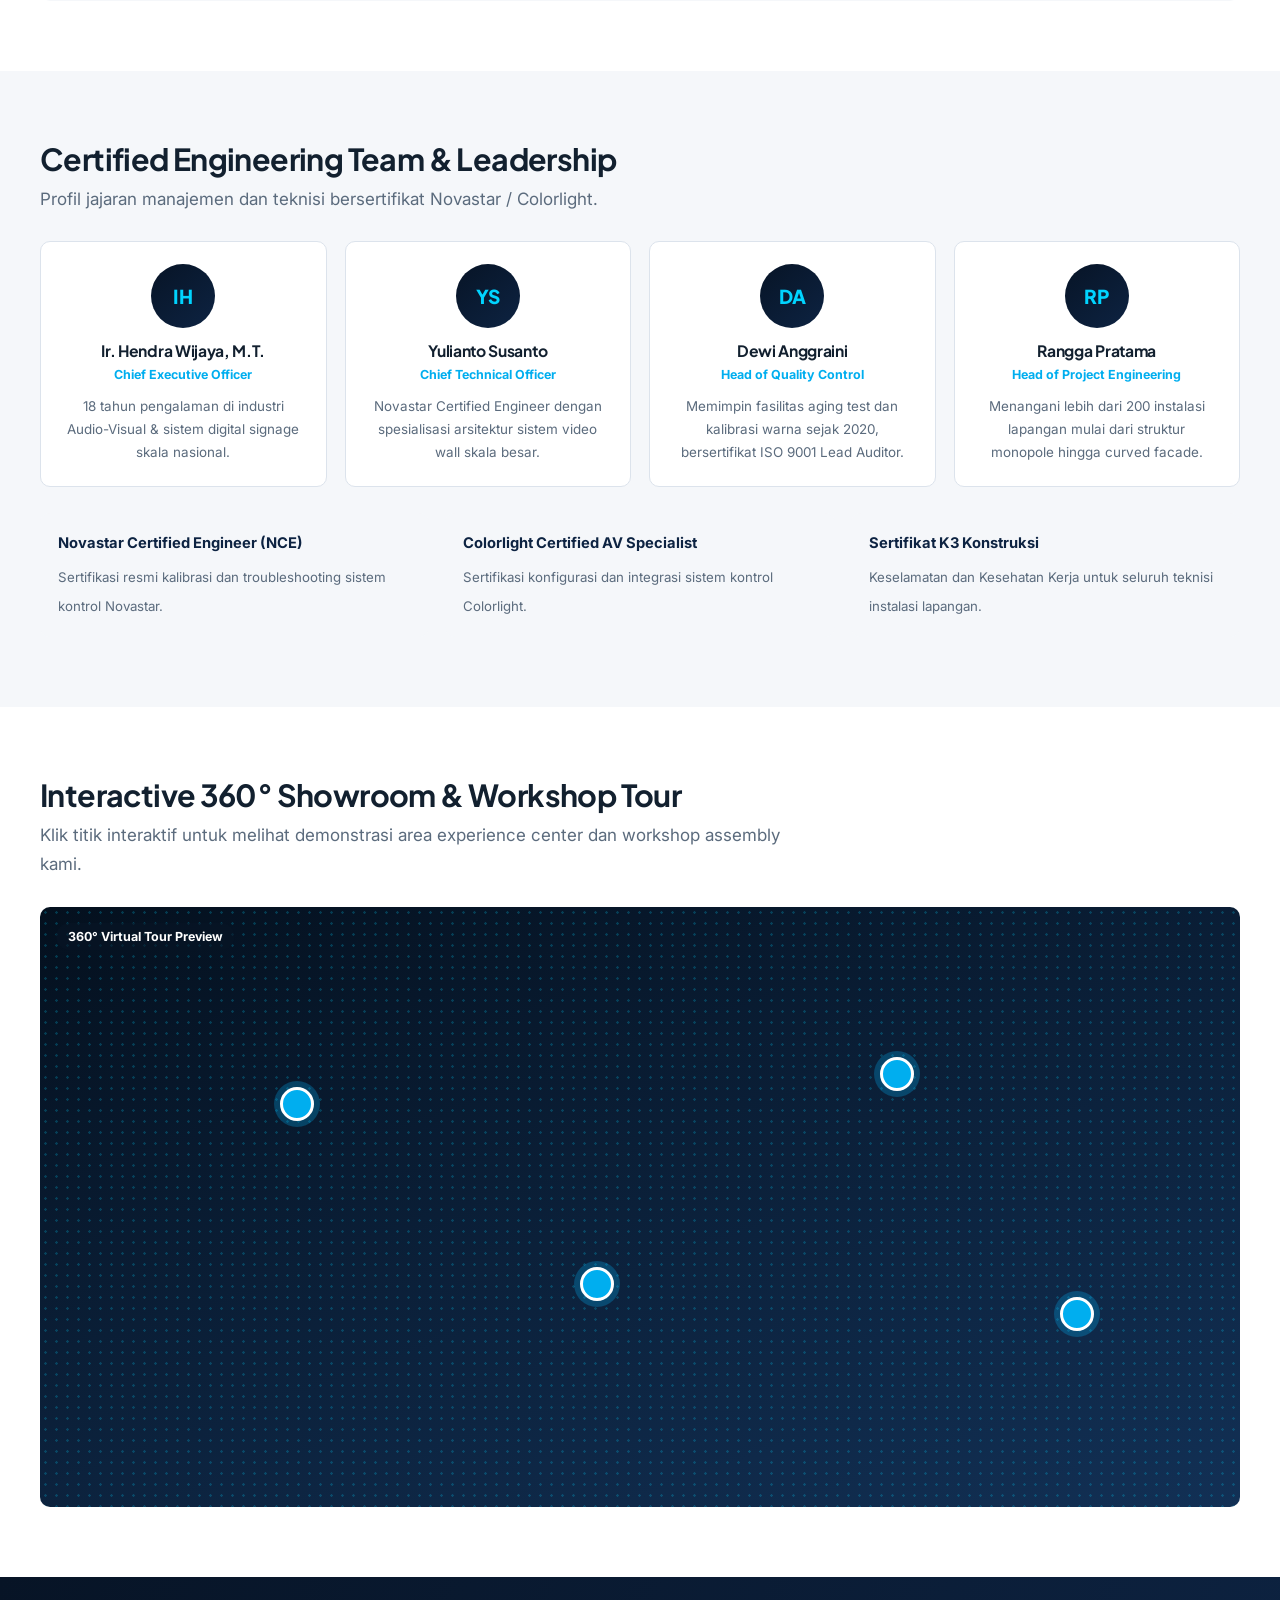
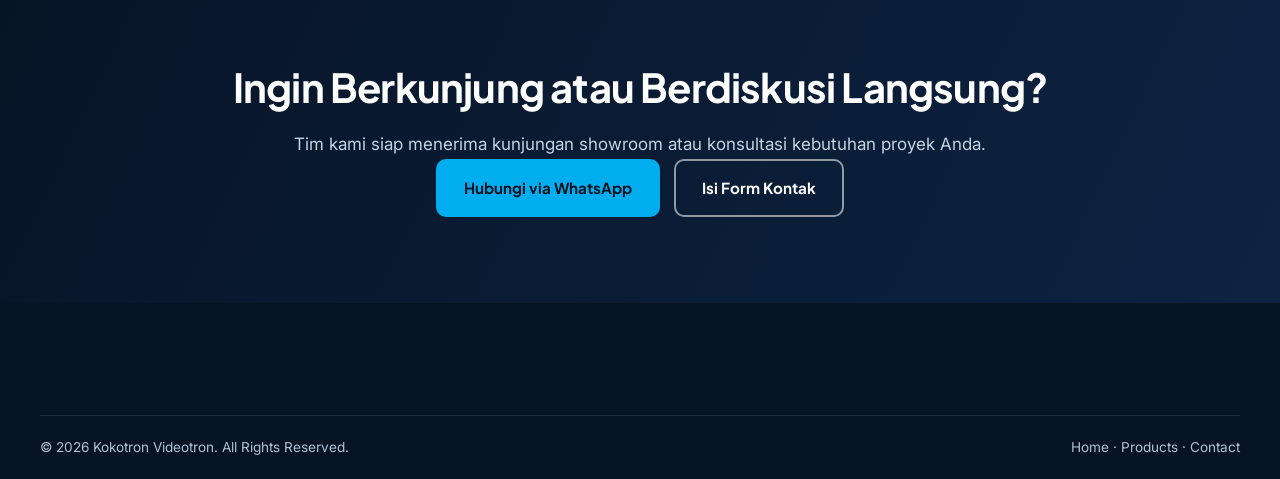
<file: about.html>
<!DOCTYPE html>
<html lang="id">
<head>
<meta charset="UTF-8">
<meta name="viewport" content="width=device-width, initial-scale=1">
<title>Tentang Kami | Pelopor Videotron & LED Display Bersertifikat TKDN — LumeniX</title>
<meta name="description" content="12+ tahun pengalaman, 500+ proyek terpasang. Sejarah perusahaan, evolusi teknologi modul LED, standar QC, sertifikasi TKDN/ISO/CE, dan tim engineering bersertifikat.">
<link rel="canonical" href="https://example.com/about.html">
<link rel="preconnect" href="https://fonts.googleapis.com">
<link rel="preconnect" href="https://fonts.gstatic.com" crossorigin>
<link href="https://fonts.googleapis.com/css2?family=Plus+Jakarta+Sans:wght@500;700;800&family=Inter:wght@400;500;600&display=swap" rel="stylesheet">
<link rel="stylesheet" href="assets/css/style.css">
<link rel="stylesheet" href="assets/css/products.css">
<link rel="stylesheet" href="assets/css/product-detail.css">
<link rel="stylesheet" href="assets/css/solutions.css">
<link rel="stylesheet" href="assets/css/about.css">
</head>
<body>
<a class="skip" href="#aboutRoot">Lewati ke konten</a>

<header class="hdr" id="hdr">
  <div class="wrap hdr__in">
    <a href="index.html" class="logo"><span class="logo__mark" aria-hidden="true"></span>Kokotron<em>Videotron</em></a>
    <nav class="nav" id="nav" aria-label="Menu utama">
      <ul class="nav__list">
        <li><a href="products.html">Products</a></li>
        <li><a href="solutions.html">Solutions</a></li>
        <li><a href="projects.html">Projects</a></li>
        <li><a href="about.html" class="is-active">About Us</a></li>
        <li><a href="support.html">Support</a></li>
        <li><a href="contact.html">Contact</a></li>
      </ul>
      <!-- <a href="contact.html#quote" class="btn btn--accent nav__cta">Get a Quote</a> -->
    </nav>
    <button class="burger" id="burger" aria-label="Buka menu" aria-expanded="false" aria-controls="nav"><span></span><span></span><span></span></button>
  </div>
</header>

<main><div id="aboutRoot"></div></main>

<footer class="ftr">
  <div class="wrap ftr__bottom">
    <p>© 2026 Kokotron Videotron. All Rights Reserved.</p>
    <p><a href="index.html">Home</a> · <a href="products.html">Products</a> · <a href="contact.html">Contact</a></p>
  </div>
</footer>

<a class="wa-float" href="https://wa.me/6281234567890?text=Halo%2C%20saya%20ingin%20bertanya%20mengenai%20perusahaan%20LumeniX." target="_blank" rel="noopener" aria-label="Chat WhatsApp">
  <svg viewBox="0 0 24 24" width="26" height="26" aria-hidden="true"><path fill="currentColor" d="M12 2a10 10 0 0 0-8.6 15.1L2 22l5-1.3A10 10 0 1 0 12 2Zm5.3 14c-.2.6-1.2 1.2-1.7 1.2-.5.1-1 .1-1.6-.1a11 11 0 0 1-4.3-3.1c-.9-1.1-1.5-2.3-1.5-2.8s.4-1.3.8-1.6c.2-.2.4-.2.6-.2h.4c.2 0 .4 0 .6.5l.7 1.7c.1.2.1.4 0 .6l-.3.5-.3.3c-.1.1-.2.3 0 .5a8 8 0 0 0 3.5 2.6c.3.1.4.1.6-.1l.7-.9c.2-.2.3-.2.6-.1l1.6.8c.3.1.5.2.5.4s0 .6-.1.9Z"/></svg>
</a>

<script src="assets/js/about-data.js"></script>
<script src="assets/js/about.js"></script>
</body>
</html>
</file>
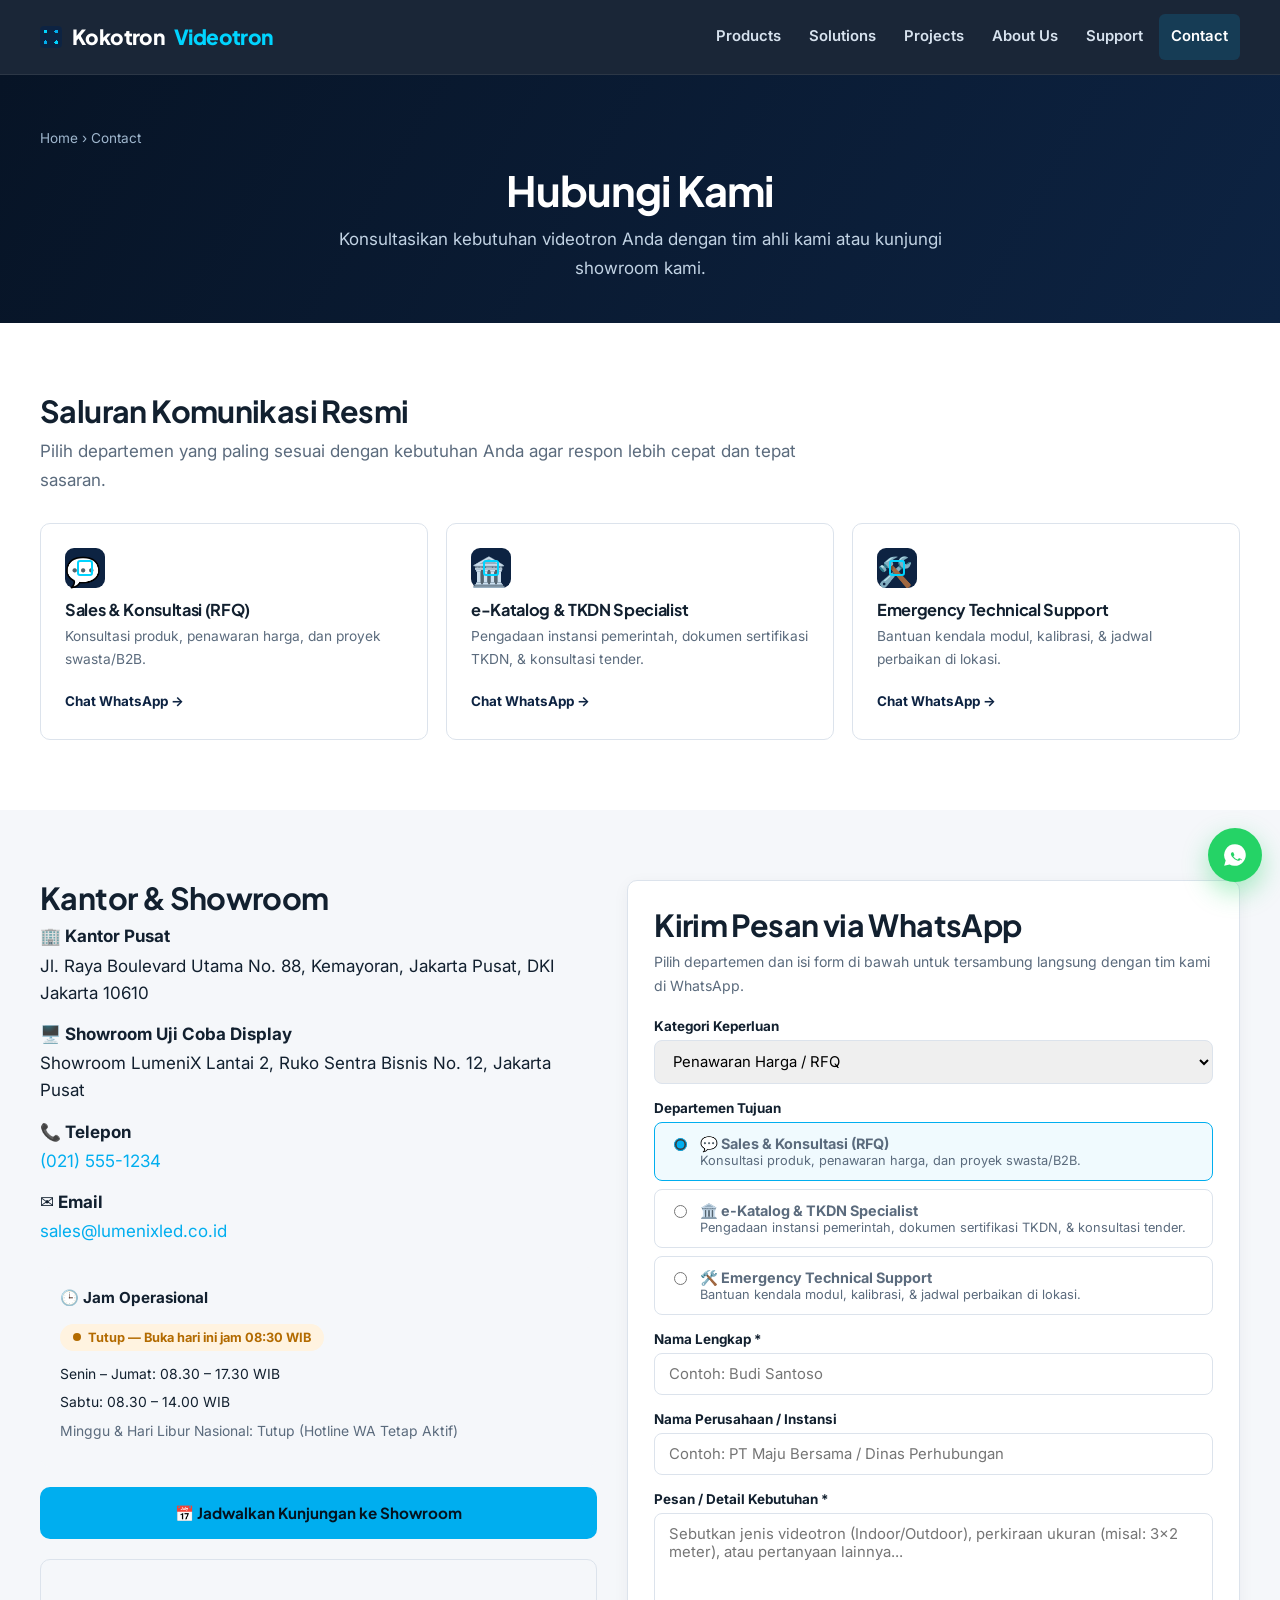
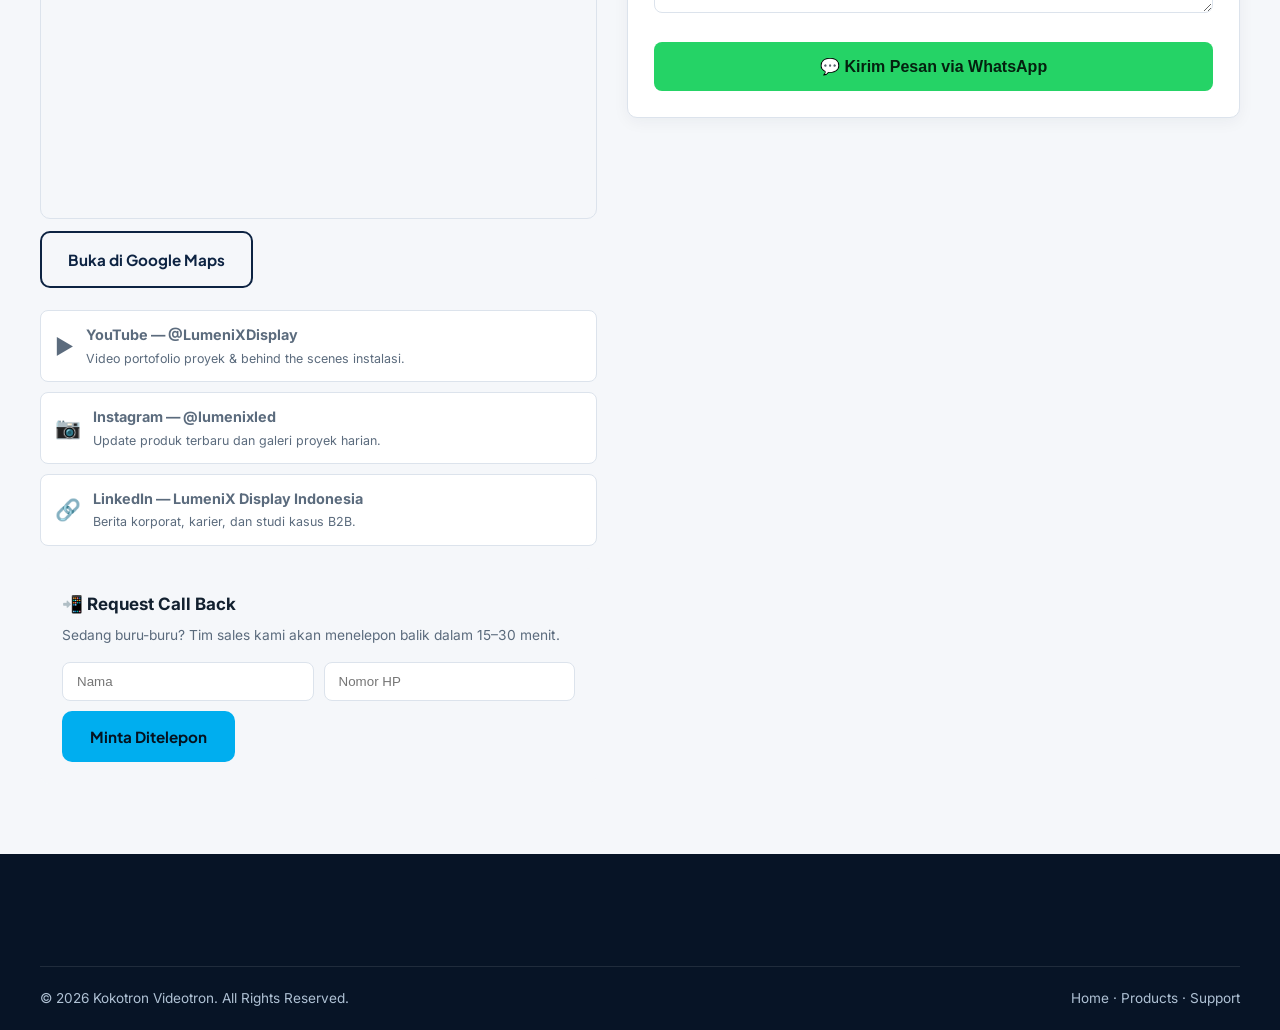
<file: contact.html>
<!DOCTYPE html>
<html lang="id">
<head>
<meta charset="UTF-8">
<meta name="viewport" content="width=device-width, initial-scale=1">
<title>Hubungi Kami | Sales, TKDN Specialist & Showroom — LumeniX LED Display</title>
<meta name="description" content="Konsultasikan kebutuhan videotron Anda via WhatsApp Sales, e-Katalog/TKDN Specialist, atau Emergency Support. Kunjungi showroom kami untuk demo langsung.">
<link rel="canonical" href="https://example.com/contact.html">
<link rel="preconnect" href="https://fonts.googleapis.com">
<link rel="preconnect" href="https://fonts.gstatic.com" crossorigin>
<link href="https://fonts.googleapis.com/css2?family=Plus+Jakarta+Sans:wght@500;700;800&family=Inter:wght@400;500;600&display=swap" rel="stylesheet">
<link rel="stylesheet" href="assets/css/style.css">
<link rel="stylesheet" href="assets/css/product-detail.css">
<link rel="stylesheet" href="assets/css/contact.css">
</head>
<body>
<a class="skip" href="#contactRoot">Lewati ke konten</a>

<header class="hdr" id="hdr">
  <div class="wrap hdr__in">
    <a href="index.html" class="logo"><span class="logo__mark" aria-hidden="true"></span>Kokotron<em>Videotron</em></a>
    <nav class="nav" id="nav" aria-label="Menu utama">
      <ul class="nav__list">
        <li><a href="products.html">Products</a></li>
        <li><a href="solutions.html">Solutions</a></li>
        <li><a href="projects.html">Projects</a></li>
        <li><a href="about.html">About Us</a></li>
        <li><a href="support.html">Support</a></li>
        <li><a href="contact.html" class="is-active">Contact</a></li>
      </ul>
      <!-- <a href="#quote" class="btn btn--accent nav__cta">Kirim Pesan</a> -->
    </nav>
    <button class="burger" id="burger" aria-label="Buka menu" aria-expanded="false" aria-controls="nav"><span></span><span></span><span></span></button>
  </div>
</header>

<main><div id="contactRoot"></div></main>

<footer class="ftr">
  <div class="wrap ftr__bottom">
    <p>© 2026 Kokotron Videotron. All Rights Reserved.</p>
    <p><a href="index.html">Home</a> · <a href="products.html">Products</a> · <a href="support.html">Support</a></p>
  </div>
</footer>

<a class="wa-float" id="waFloat" href="https://wa.me/6281234567890" target="_blank" rel="noopener" aria-label="Chat WhatsApp Sales">
  <svg viewBox="0 0 24 24" width="26" height="26" aria-hidden="true"><path fill="currentColor" d="M12 2a10 10 0 0 0-8.6 15.1L2 22l5-1.3A10 10 0 1 0 12 2Zm5.3 14c-.2.6-1.2 1.2-1.7 1.2-.5.1-1 .1-1.6-.1a11 11 0 0 1-4.3-3.1c-.9-1.1-1.5-2.3-1.5-2.8s.4-1.3.8-1.6c.2-.2.4-.2.6-.2h.4c.2 0 .4 0 .6.5l.7 1.7c.1.2.1.4 0 .6l-.3.5-.3.3c-.1.1-.2.3 0 .5a8 8 0 0 0 3.5 2.6c.3.1.4.1.6-.1l.7-.9c.2-.2.3-.2.6-.1l1.6.8c.3.1.5.2.5.4s0 .6-.1.9Z"/></svg>
</a>

<script src="assets/js/contact-data.js"></script>
<script src="assets/js/contact.js"></script>
</body>
</html>
</file>
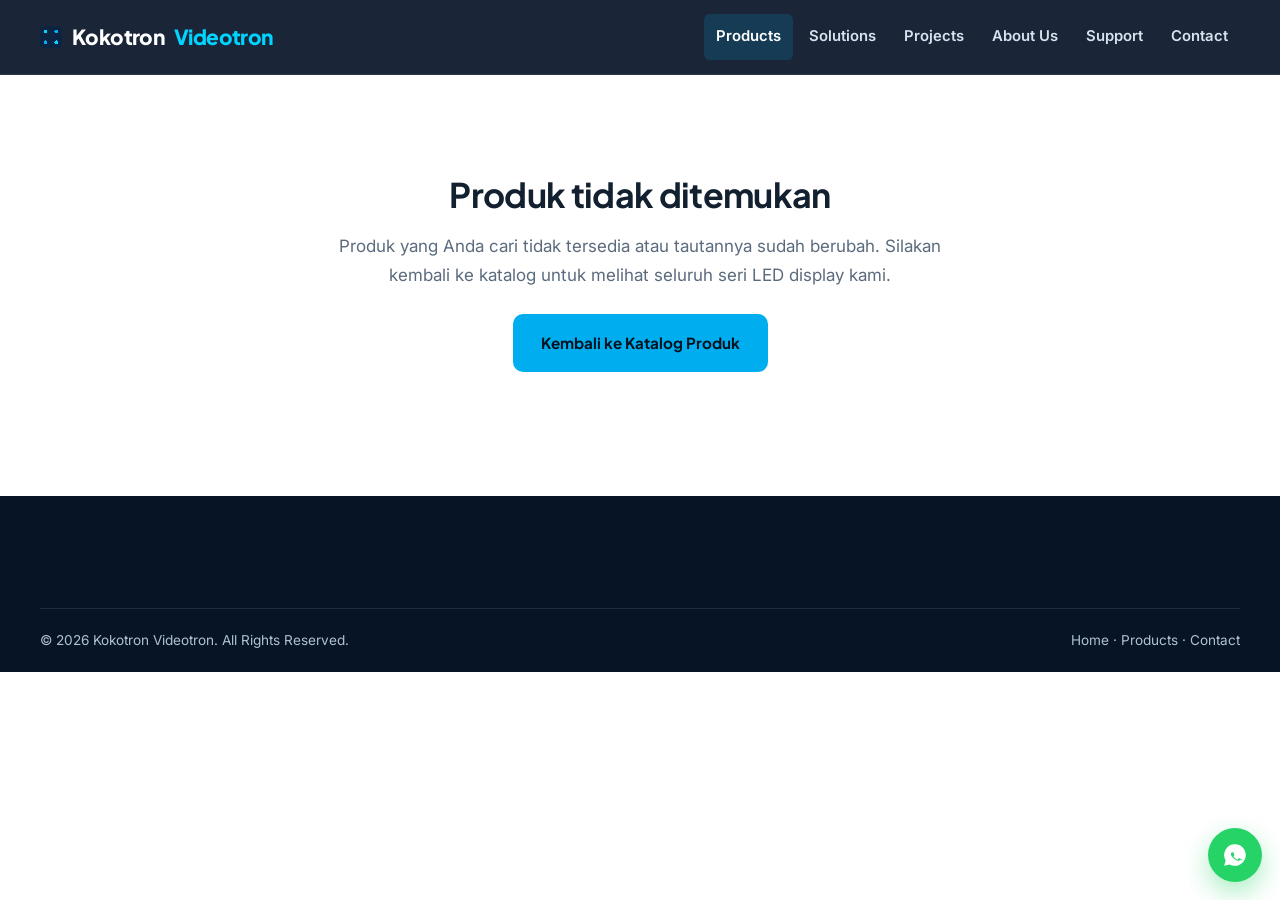
<file: product-detail.html>
<!DOCTYPE html>
<html lang="id">
<head>
<meta charset="UTF-8">
<meta name="viewport" content="width=device-width, initial-scale=1">
<title>Detail Produk | LumeniX LED Display</title>
<meta name="description" id="metaDesc" content="Spesifikasi teknis lengkap produk LED Display LumeniX.">
<link rel="preconnect" href="https://fonts.googleapis.com">
<link rel="preconnect" href="https://fonts.gstatic.com" crossorigin>
<link href="https://fonts.googleapis.com/css2?family=Plus+Jakarta+Sans:wght@500;700;800&family=Inter:wght@400;500;600&display=swap" rel="stylesheet">
<link rel="stylesheet" href="assets/css/style.css">
<link rel="stylesheet" href="assets/css/products.css">
<link rel="stylesheet" href="assets/css/product-detail.css">
</head>
<body>
<a class="skip" href="#pdpMain">Lewati ke konten</a>

<header class="hdr" id="hdr">
  <div class="wrap hdr__in">
    <a href="index.html" class="logo"><span class="logo__mark" aria-hidden="true"></span>Kokotron<em>Videotron</em></a>
    <nav class="nav" id="nav" aria-label="Menu utama">
      <ul class="nav__list">
        <li><a href="products.html" class="is-active">Products</a></li>
        <li><a href="solutions.html">Solutions</a></li>
        <li><a href="projects.html">Projects</a></li>
        <li><a href="about.html">About Us</a></li>
        <li><a href="support.html">Support</a></li>
        <li><a href="contact.html">Contact</a></li>
      </ul>
      <!-- <a href="#quote" class="btn btn--accent nav__cta">Minta Penawaran</a> -->
    </nav>
    <button class="burger" id="burger" aria-label="Buka menu" aria-expanded="false" aria-controls="nav"><span></span><span></span><span></span></button>
  </div>
</header>

<main id="pdpMain">
  <!-- Diisi oleh product-detail.js dari PRODUCT_CATALOG -->
  <div id="pdpRoot"></div>

  <div class="notfound wrap" id="notFound" hidden>
    <h1>Produk tidak ditemukan</h1>
    <p>Produk yang Anda cari tidak tersedia atau tautannya sudah berubah. Silakan kembali ke katalog untuk melihat seluruh seri LED display kami.</p>
    <p><a class="btn btn--accent" href="products.html">Kembali ke Katalog Produk</a></p>
  </div>
</main>

<footer class="ftr">
  <div class="wrap ftr__bottom">
    <p>© 2026 Kokotron Videotron. All Rights Reserved.</p>
    <p><a href="index.html">Home</a> · <a href="products.html">Products</a> · <a href="contact.html">Contact</a></p>
  </div>
</footer>

<a class="wa-float" id="waFloat" href="https://wa.me/628110000000" target="_blank" rel="noopener" data-ev="whatsapp_click" aria-label="Konsultasi via WhatsApp">
  <svg viewBox="0 0 24 24" width="26" height="26" aria-hidden="true"><path fill="currentColor" d="M12 2a10 10 0 0 0-8.6 15.1L2 22l5-1.3A10 10 0 1 0 12 2Zm5.3 14c-.2.6-1.2 1.2-1.7 1.2-.5.1-1 .1-1.6-.1a11 11 0 0 1-4.3-3.1c-.9-1.1-1.5-2.3-1.5-2.8s.4-1.3.8-1.6c.2-.2.4-.2.6-.2h.4c.2 0 .4 0 .6.5l.7 1.7c.1.2.1.4 0 .6l-.3.5-.3.3c-.1.1-.2.3 0 .5a8 8 0 0 0 3.5 2.6c.3.1.4.1.6-.1l.7-.9c.2-.2.3-.2.6-.1l1.6.8c.3.1.5.2.5.4s0 .6-.1.9Z"/></svg>
</a>

<script src="assets/js/products-data.js"></script>
<script src="assets/js/projects-data.js"></script>
<script src="assets/js/bom-reference-data.js"></script>
<script src="assets/js/product-detail.js"></script>
</body>
</html>
</file>
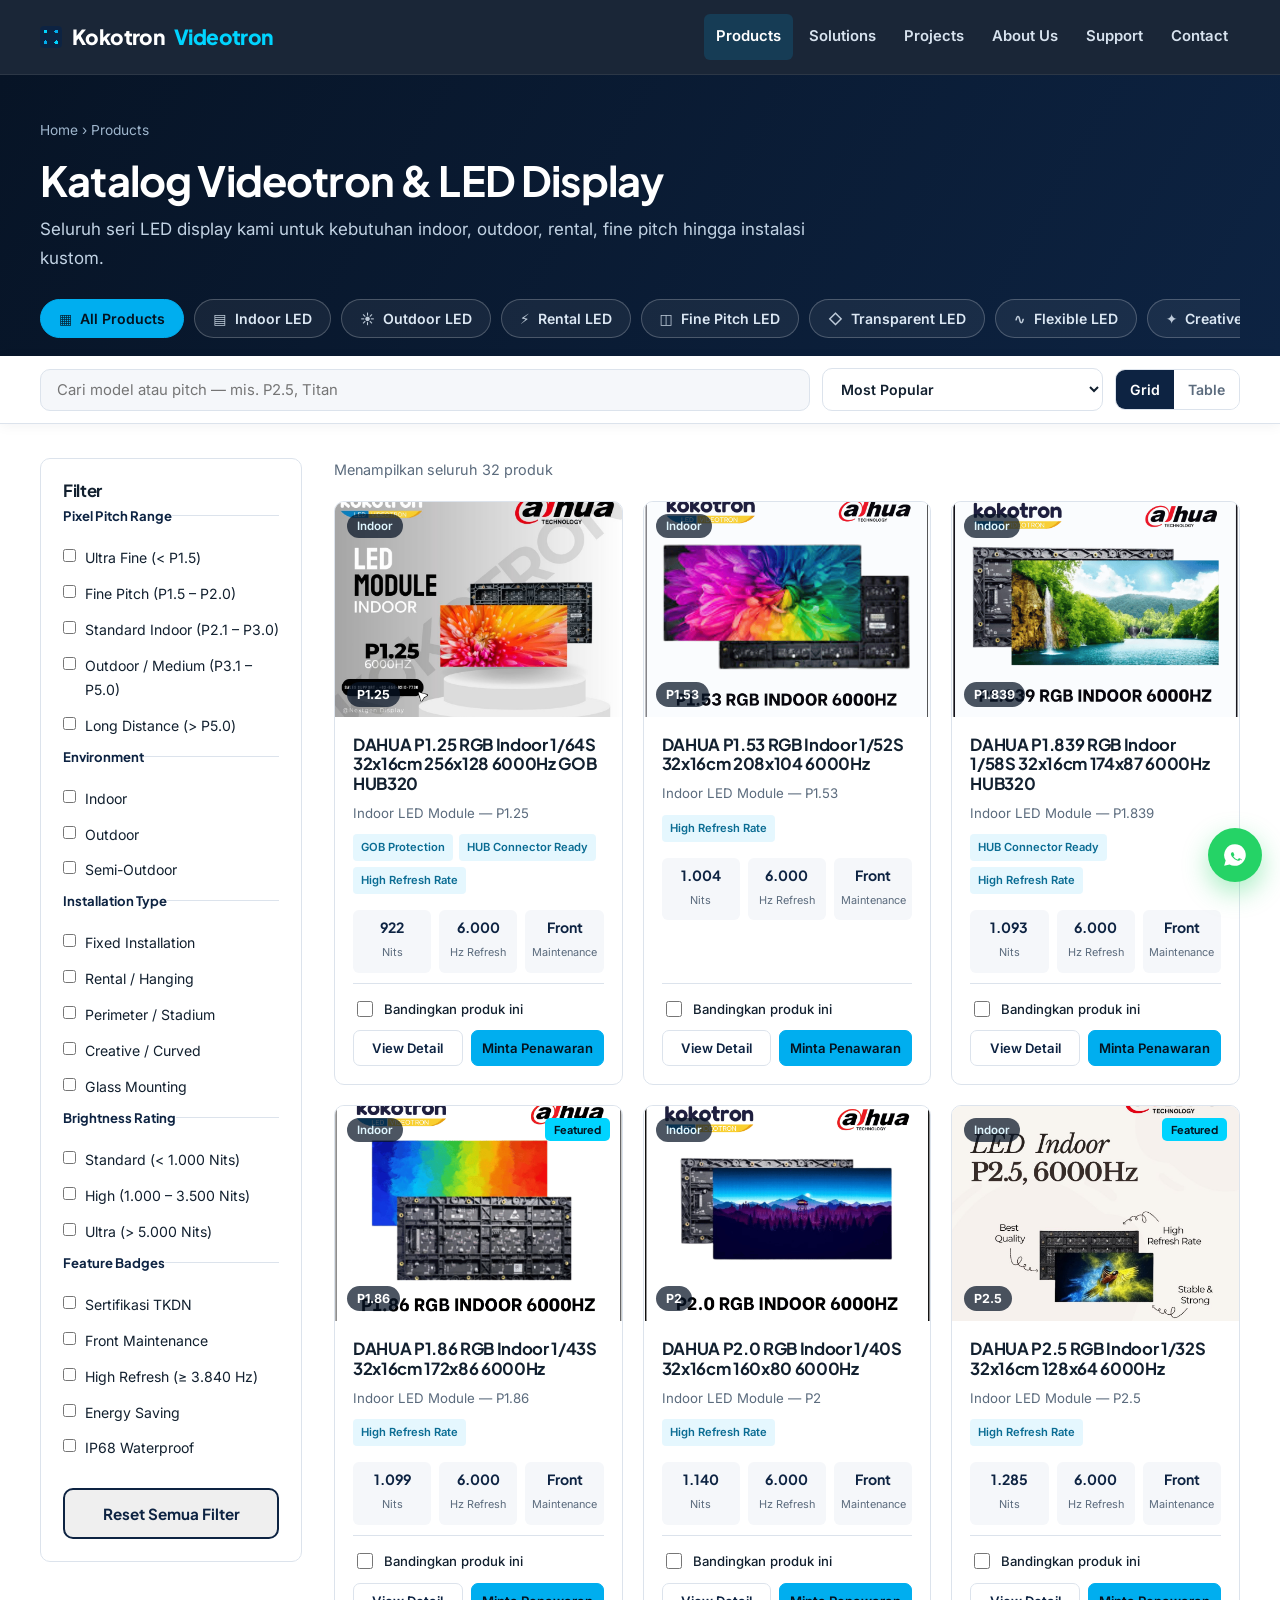
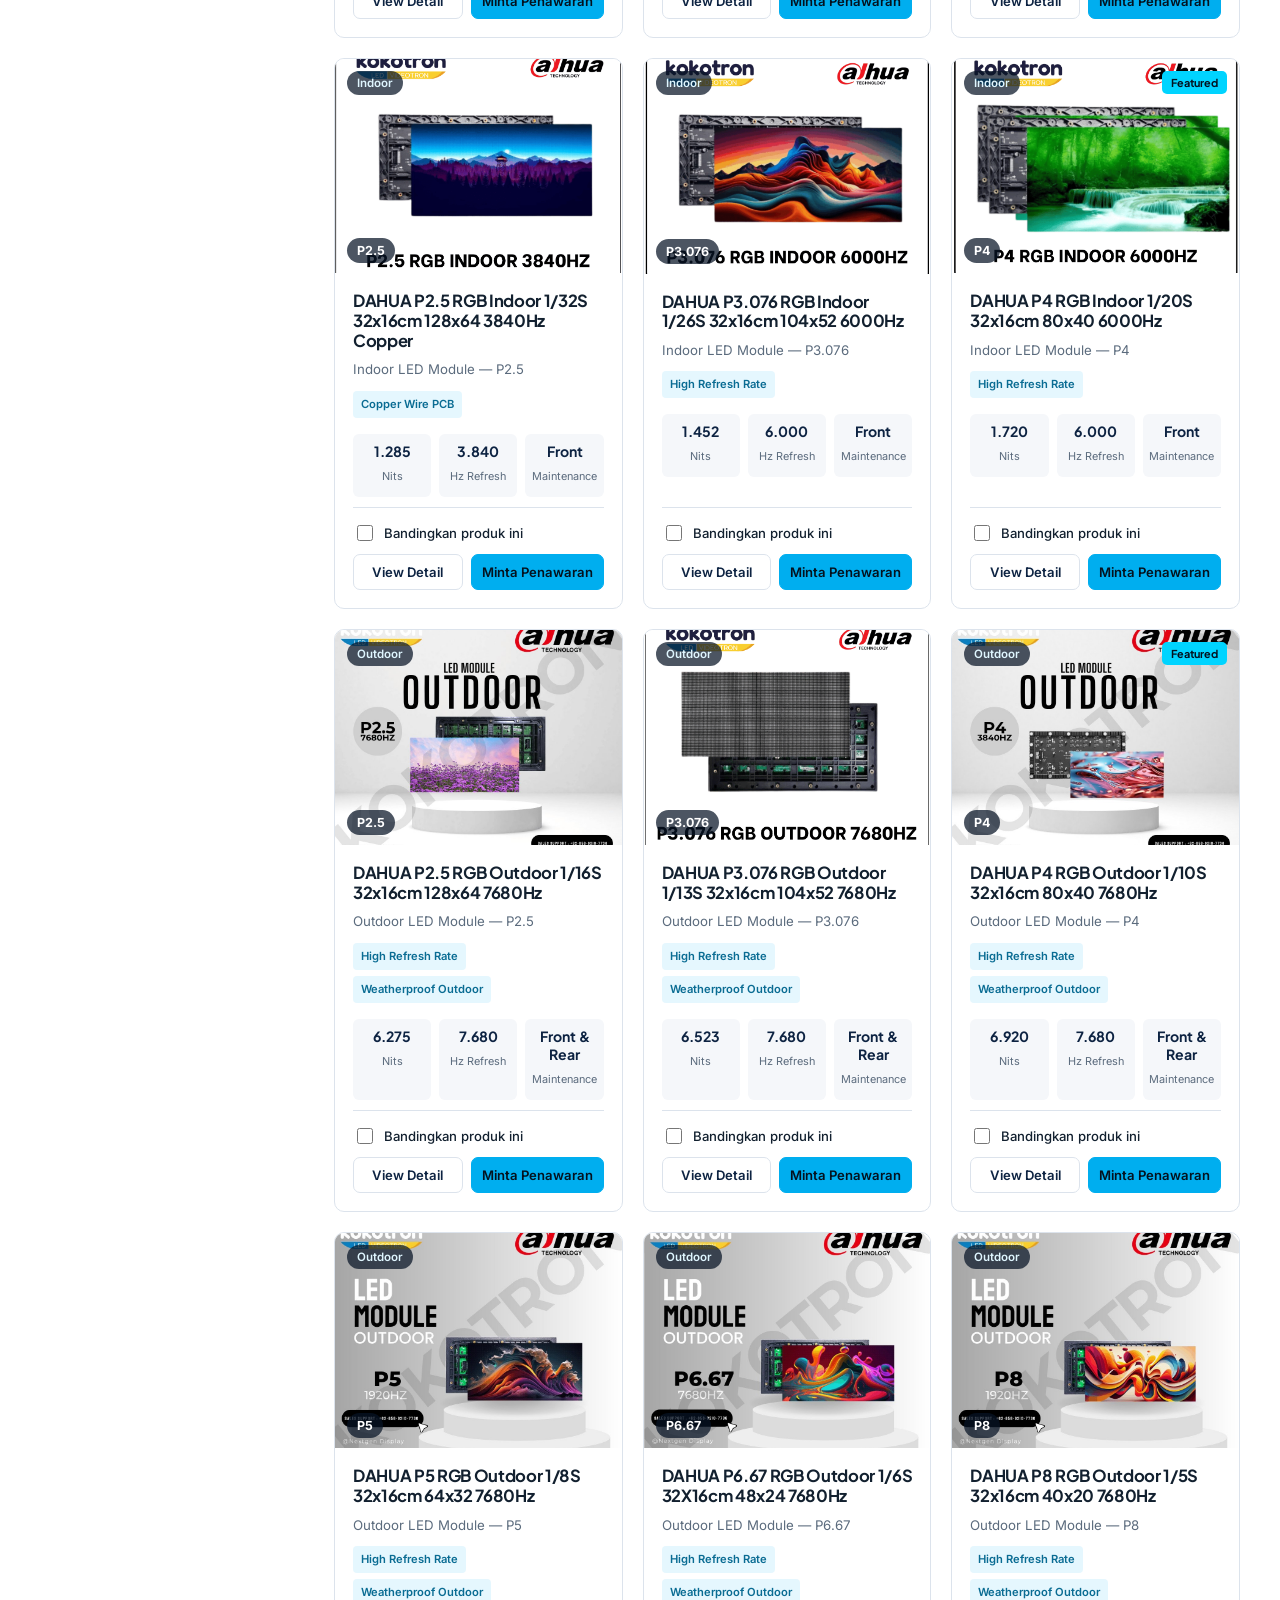
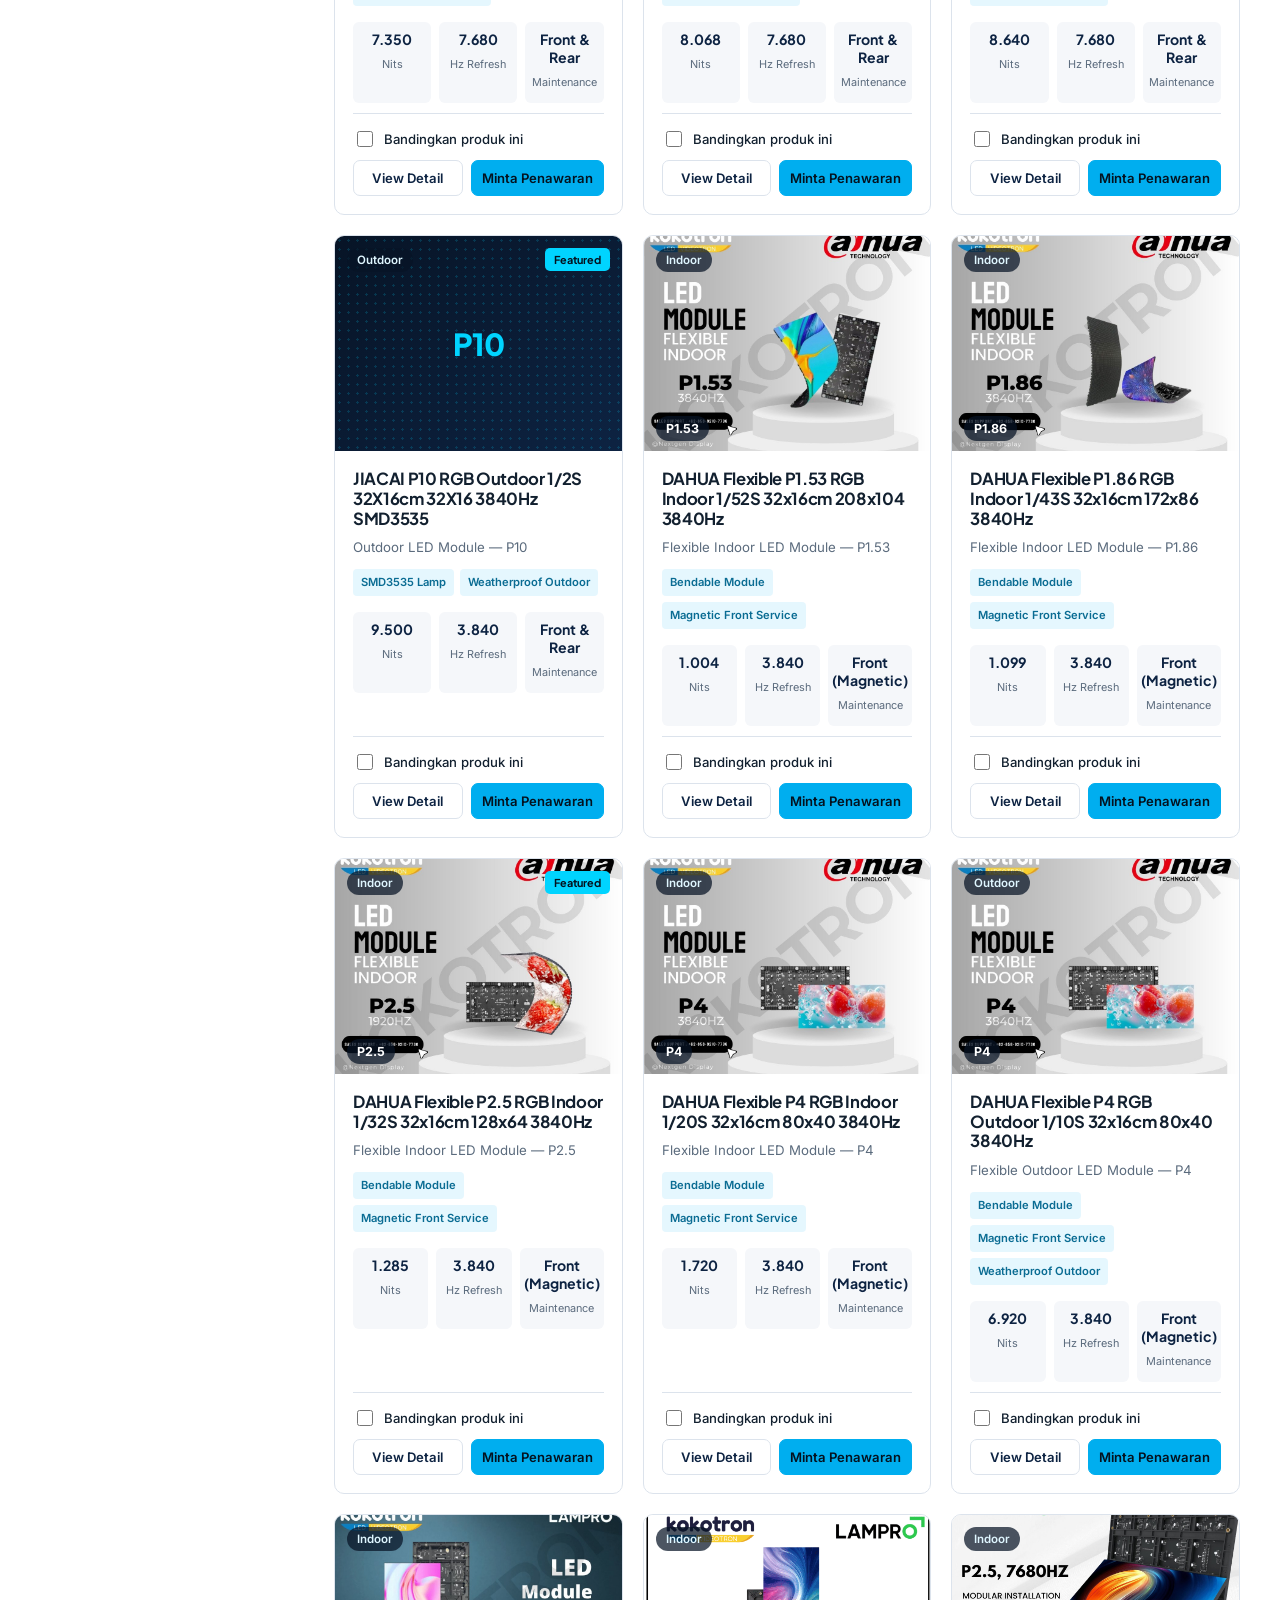
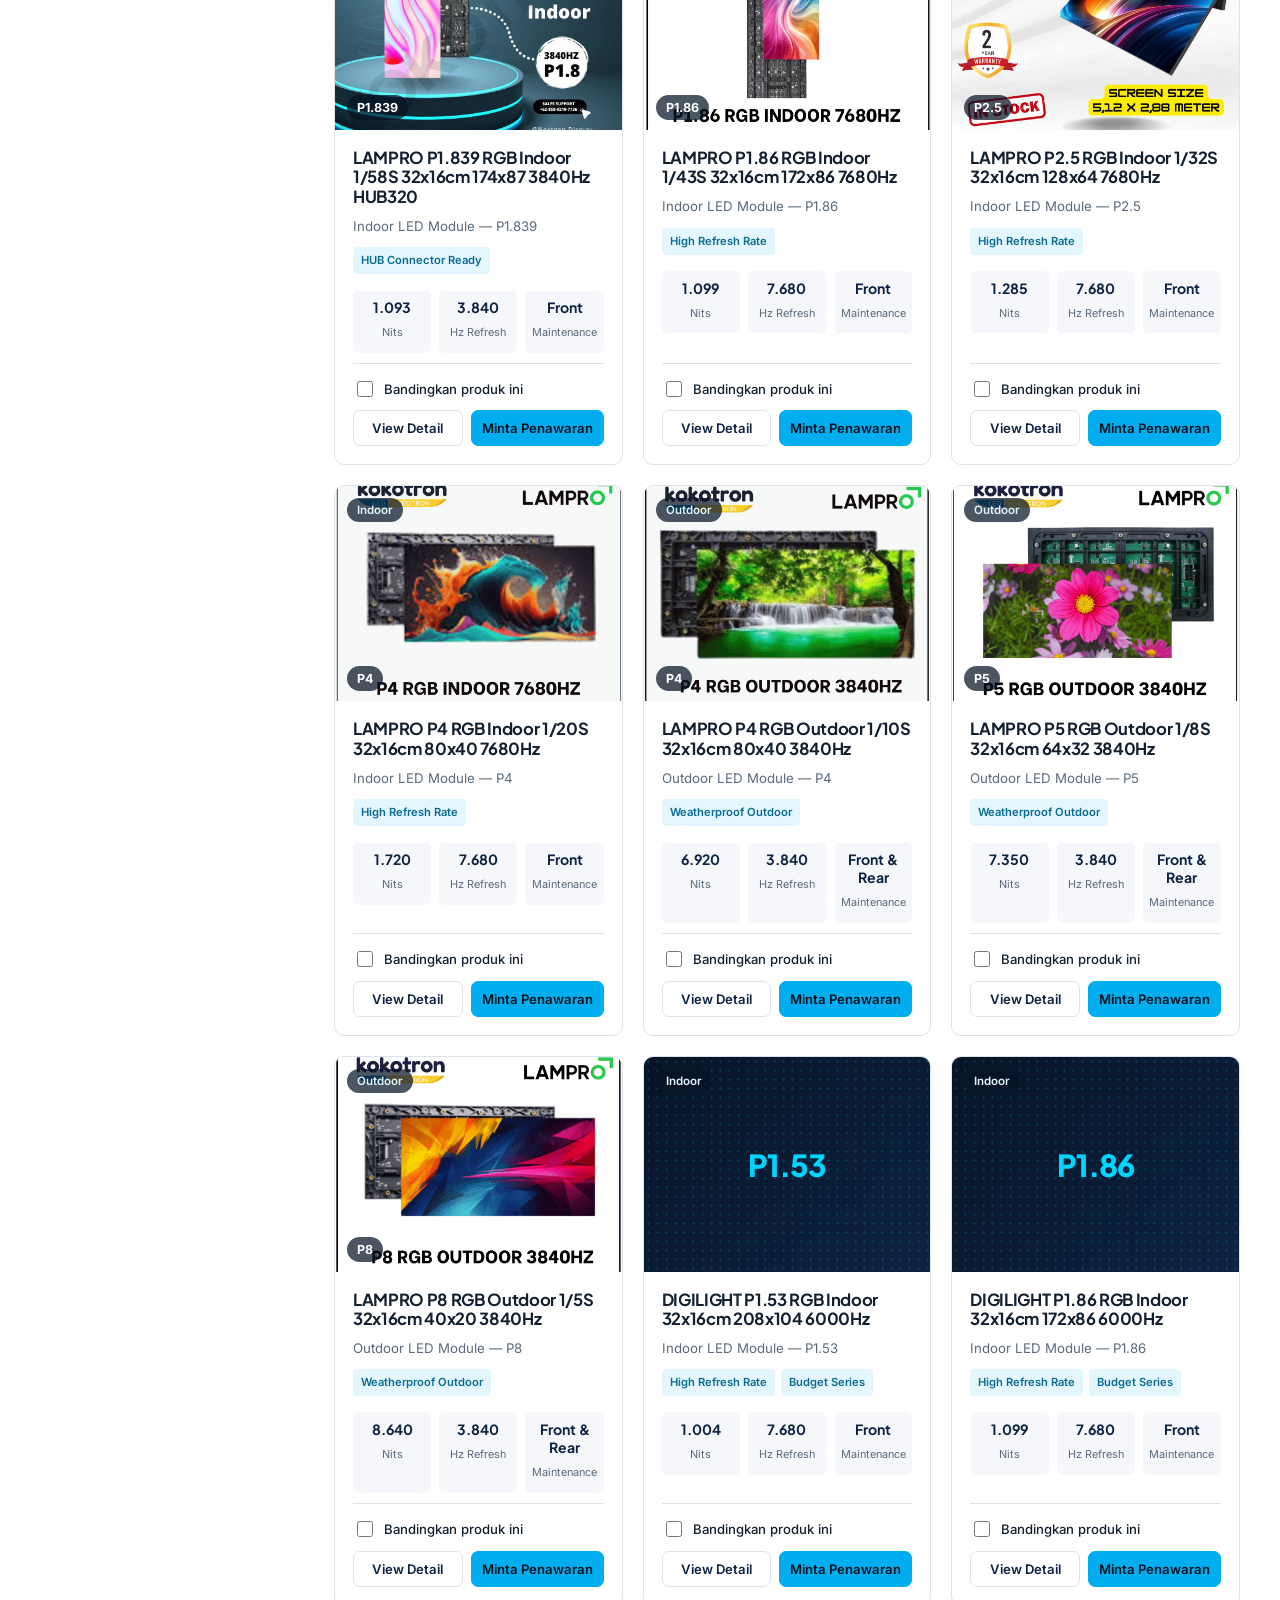
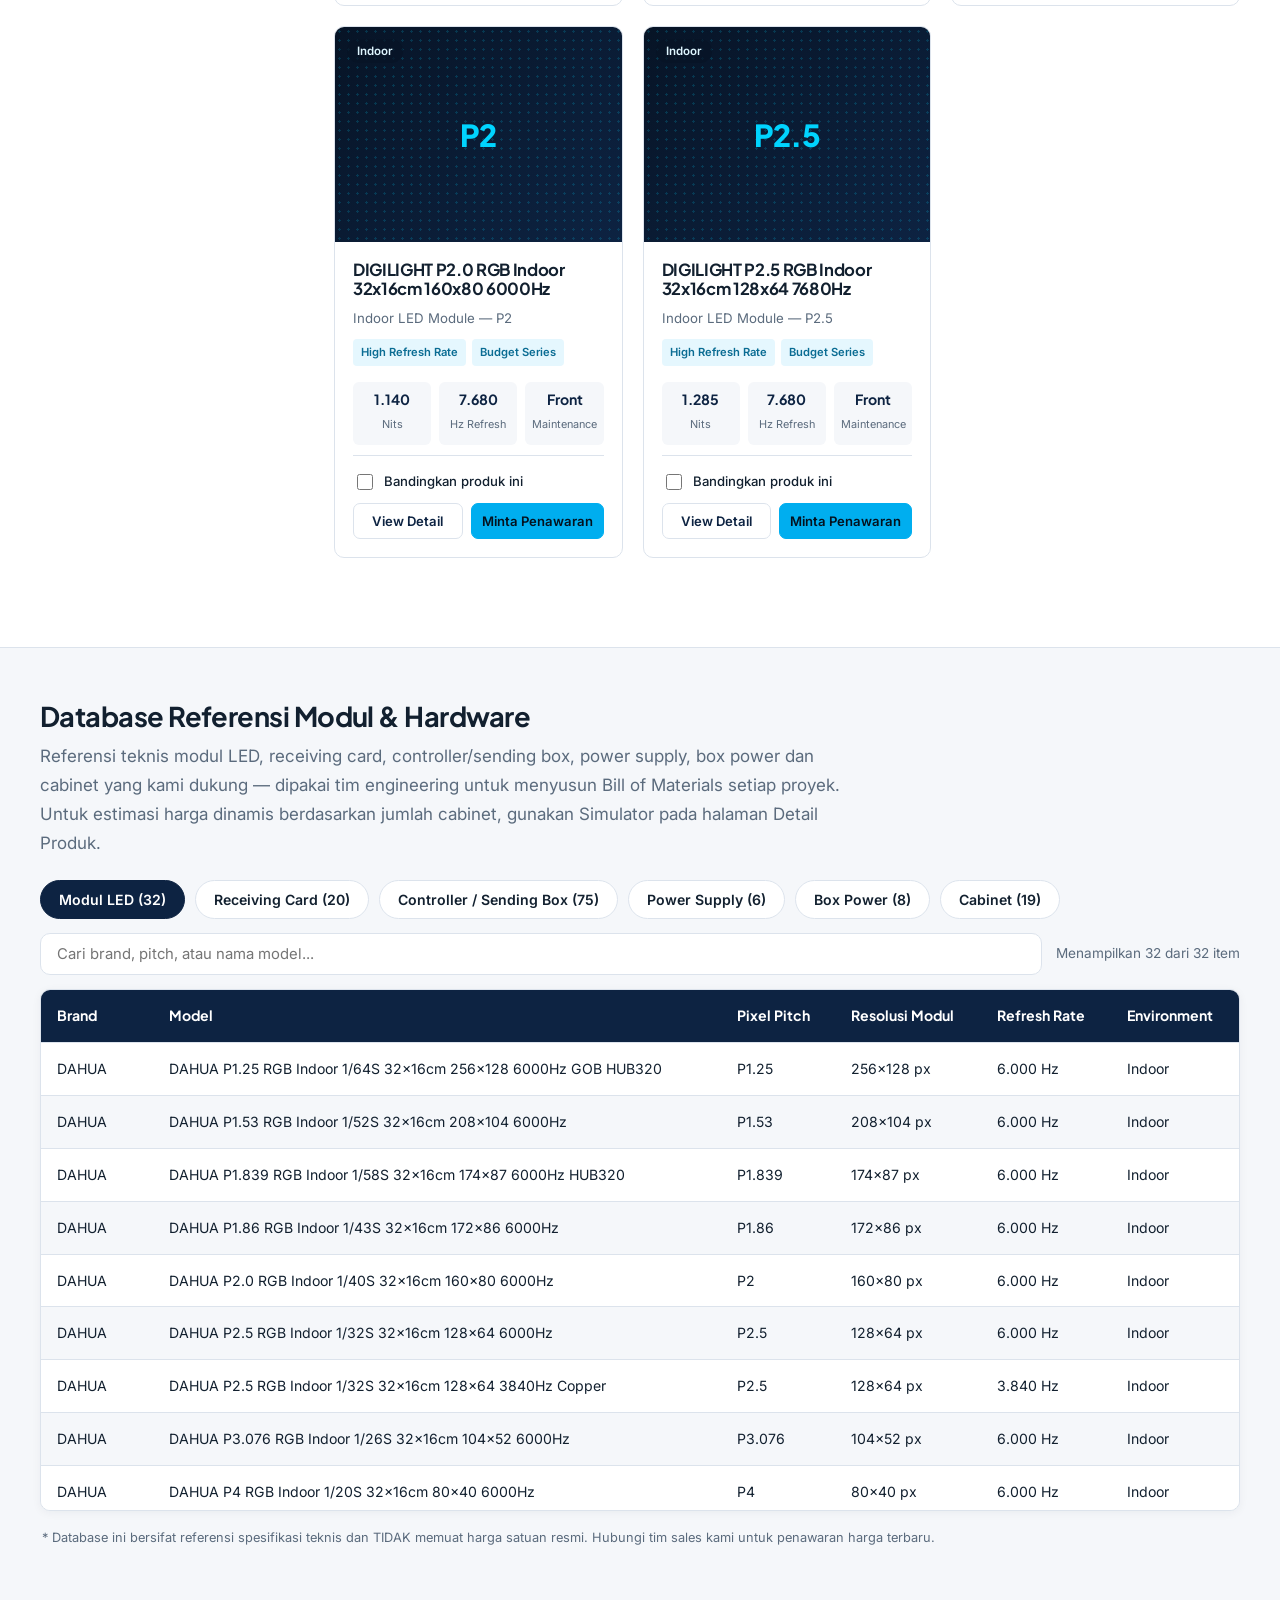
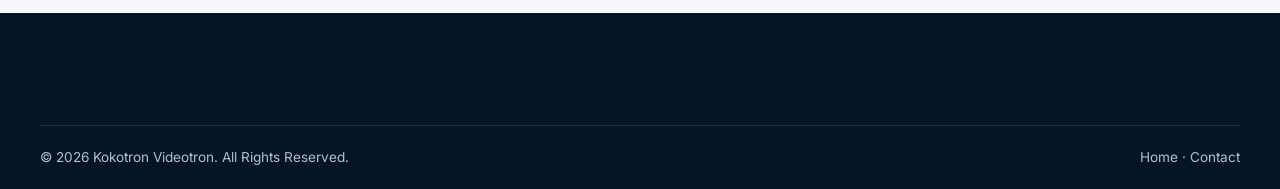
<file: products.html>
<!DOCTYPE html>
<html lang="id">
<head>
<meta charset="UTF-8">
<meta name="viewport" content="width=device-width, initial-scale=1">
<title>Katalog Videotron &amp; LED Display | Indoor, Outdoor, Rental, Fine Pitch — LumeniX</title>
<meta name="description" content="Katalog lengkap Videotron / LED Display: Indoor, Outdoor, Rental, Fine Pitch, Transparent, Flexible, Creative, Sport dan Custom LED. Filter berdasarkan pixel pitch, brightness dan sertifikasi TKDN.">
<link rel="canonical" href="https://example.com/products.html">
<meta property="og:title" content="Katalog Videotron &amp; LED Display — LumeniX">
<meta property="og:description" content="9 segmen produk LED display dengan spesifikasi teknis lengkap dan perbandingan spesifikasi.">
<link rel="preconnect" href="https://fonts.googleapis.com">
<link rel="preconnect" href="https://fonts.gstatic.com" crossorigin>
<link href="https://fonts.googleapis.com/css2?family=Plus+Jakarta+Sans:wght@500;700;800&family=Inter:wght@400;500;600&display=swap" rel="stylesheet">
<link rel="stylesheet" href="assets/css/style.css">
<link rel="stylesheet" href="assets/css/products.css">
</head>
<body>
<a class="skip" href="#catalog">Lewati ke katalog</a>

<header class="hdr" id="hdr">
  <div class="wrap hdr__in">
    <a href="index.html" class="logo" aria-label="Kokotron Home"><span class="logo__mark" aria-hidden="true"></span>Kokotron<em>Videotron</em></a>
    <nav class="nav" id="nav" aria-label="Menu utama">
      <ul class="nav__list">
        <li><a href="products.html" class="is-active">Products</a></li>
        <li><a href="solutions.html">Solutions</a></li>
        <li><a href="projects.html">Projects</a></li>
        <li><a href="about.html">About Us</a></li>
        <li><a href="support.html">Support</a></li>
        <li><a href="contact.html">Contact</a></li>
      </ul>
      <!-- <a href="contact.html#quote" class="btn btn--accent nav__cta">Get a Quote</a> -->
    </nav>
    <button class="burger" id="burger" aria-label="Buka menu" aria-expanded="false" aria-controls="nav"><span></span><span></span><span></span></button>
  </div>
</header>

<main>
<!-- Page head + segment chips -->
<section class="phead">
  <div class="wrap">
    <nav class="crumb" aria-label="Breadcrumb"><a href="index.html">Home</a> <span>›</span> <span id="crumbSeg">Products</span></nav>
    <h1 id="pageTitle">Katalog Videotron &amp; LED Display</h1>
    <p class="phead__desc" id="pageDesc">Seluruh seri LED display kami untuk kebutuhan indoor, outdoor, rental, fine pitch hingga instalasi kustom.</p>
    <div class="chips" id="segChips" role="tablist" aria-label="Segmen produk"></div>
  </div>
</section>

<!-- Toolbar -->
<div class="toolbar">
  <div class="wrap toolbar__in">
    <div class="search">
      <input type="search" id="searchInput" placeholder="Cari model atau pitch — mis. P2.5, Titan" aria-label="Cari produk">
    </div>
    <label class="sel"><span class="sr">Urutkan</span>
      <select id="sortSelect">
        <option value="popular">Most Popular</option>
        <option value="pitch-asc">Pixel Pitch: Terkecil → Terbesar</option>
        <option value="bright-desc">Brightness: Tertinggi → Terendah</option>
        <option value="newest">Newest Release</option>
      </select>
    </label>
    <button class="btn-filter" id="openFilter" aria-expanded="false">Filter</button>
    <div class="viewtoggle" role="group" aria-label="Mode tampilan">
      <button id="viewGrid" aria-pressed="true">Grid</button>
      <button id="viewTable" aria-pressed="false">Table</button>
    </div>
  </div>
</div>

<section class="sec catalog" id="catalog">
  <div class="wrap catalog__in">

    <!-- Sidebar filter -->
    <aside class="fpanel" id="fpanel" aria-label="Filter produk">
      <div class="fpanel__head">
        <h2>Filter</h2>
        <button class="fpanel__close" id="closeFilter" aria-label="Tutup filter">×</button>
      </div>

      <fieldset class="fgroup"><legend>Pixel Pitch Range</legend>
        <label><input type="checkbox" name="pitch" value="ultra"> Ultra Fine (&lt; P1.5)</label>
        <label><input type="checkbox" name="pitch" value="fine"> Fine Pitch (P1.5 – P2.0)</label>
        <label><input type="checkbox" name="pitch" value="standard"> Standard Indoor (P2.1 – P3.0)</label>
        <label><input type="checkbox" name="pitch" value="medium"> Outdoor / Medium (P3.1 – P5.0)</label>
        <label><input type="checkbox" name="pitch" value="long"> Long Distance (&gt; P5.0)</label>
      </fieldset>

      <fieldset class="fgroup"><legend>Environment</legend>
        <label><input type="checkbox" name="env" value="Indoor"> Indoor</label>
        <label><input type="checkbox" name="env" value="Outdoor"> Outdoor</label>
        <label><input type="checkbox" name="env" value="Semi-Outdoor"> Semi-Outdoor</label>
      </fieldset>

      <fieldset class="fgroup"><legend>Installation Type</legend>
        <label><input type="checkbox" name="inst" value="fixed"> Fixed Installation</label>
        <label><input type="checkbox" name="inst" value="rental"> Rental / Hanging</label>
        <label><input type="checkbox" name="inst" value="perimeter"> Perimeter / Stadium</label>
        <label><input type="checkbox" name="inst" value="creative"> Creative / Curved</label>
        <label><input type="checkbox" name="inst" value="glass"> Glass Mounting</label>
      </fieldset>

      <fieldset class="fgroup"><legend>Brightness Rating</legend>
        <label><input type="checkbox" name="bright" value="std"> Standard (&lt; 1.000 Nits)</label>
        <label><input type="checkbox" name="bright" value="high"> High (1.000 – 3.500 Nits)</label>
        <label><input type="checkbox" name="bright" value="ultra"> Ultra (&gt; 5.000 Nits)</label>
      </fieldset>

      <fieldset class="fgroup"><legend>Feature Badges</legend>
        <label><input type="checkbox" name="badge" value="TKDN"> Sertifikasi TKDN</label>
        <label><input type="checkbox" name="badge" value="Front"> Front Maintenance</label>
        <label><input type="checkbox" name="badge" value="Refresh"> High Refresh (≥ 3.840 Hz)</label>
        <label><input type="checkbox" name="badge" value="Energy"> Energy Saving</label>
        <label><input type="checkbox" name="badge" value="IP68"> IP68 Waterproof</label>
      </fieldset>

      <div class="fpanel__foot">
        <button class="btn btn--line" id="resetFilter" type="button">Reset Semua Filter</button>
        <button class="btn btn--accent fpanel__apply" id="applyFilter" type="button">Terapkan Filter</button>
      </div>
    </aside>
    <div class="fbackdrop" id="fbackdrop" hidden></div>

    <!-- Results -->
    <div class="results">
      <p class="results__count" id="resultCount" role="status">Menampilkan 0 produk</p>
      <div class="pgrid" id="pgrid"></div>

      <div class="tablewrap" id="ptableWrap" hidden>
        <table class="spectable">
          <thead><tr>
            <th scope="col">Model</th><th scope="col">Segmen</th><th scope="col">Pitch</th>
            <th scope="col">Brightness</th><th scope="col">Refresh</th><th scope="col">Cabinet Size</th>
            <th scope="col">Weight</th><th scope="col">IP Rating</th><th scope="col">Action</th>
          </tr></thead>
          <tbody id="ptableBody"></tbody>
        </table>
      </div>

      <div class="empty" id="emptyState" hidden>
        <h3>Tidak ada produk yang sesuai dengan kombinasi filter Anda.</h3>
        <p>Coba kurangi parameter filter atau gunakan pencarian umum. Tim engineer kami juga siap membuatkan spesifikasi LED kustom sesuai kebutuhan unik proyek Anda.</p>
        <p class="empty__btns">
          <button class="btn btn--line" id="resetFilter2" type="button">Reset Semua Filter</button>
          <a class="btn btn--accent" href="contact.html#quote">Hubungi Tim Engineer</a>
        </p>
      </div>

      <p class="sec__more" id="moreWrap" hidden><button class="btn btn--line" id="loadMore" type="button">Muat Produk Lainnya</button></p>
    </div>
  </div>
</section>

<!-- Database Referensi Modul & Hardware (dari data Excel internal) -->
<section class="sec hwref" id="hwref">
  <div class="wrap">
    <div class="hwref__head">
      <h2>Database Referensi Modul &amp; Hardware</h2>
      <p class="hwref__lead">Referensi teknis modul LED, receiving card, controller/sending box, power supply, box power dan cabinet yang kami dukung — dipakai tim engineering untuk menyusun Bill of Materials setiap proyek. Untuk estimasi harga dinamis berdasarkan jumlah cabinet, gunakan Simulator pada halaman Detail Produk.</p>
    </div>
    <div class="hwref__tabs" id="hwrefTabs" role="tablist" aria-label="Kategori hardware"></div>
    <div class="hwref__toolbar">
      <input type="search" id="hwrefSearch" placeholder="Cari brand, pitch, atau nama model..." aria-label="Cari hardware">
      <p class="hwref__count" id="hwrefCount" role="status"></p>
    </div>
    <div class="hwref__tablewrap" id="hwrefTableWrap"></div>
    <p class="hwref__note">* Database ini bersifat referensi spesifikasi teknis dan TIDAK memuat harga satuan resmi. Hubungi tim sales kami untuk penawaran harga terbaru.</p>
  </div>
</section>
</main>

<!-- Comparison dock -->
<div class="dock" id="dock" hidden>
  <div class="wrap dock__in">
    <div class="dock__slots" id="dockSlots"></div>
    <div class="dock__act">
      <button class="btn btn--line dock__clear" id="dockClear" type="button">Kosongkan</button>
      <button class="btn btn--accent" id="dockCompare" type="button">Bandingkan Spesifikasi</button>
    </div>
  </div>
</div>

<!-- Comparison modal -->
<div class="modal" id="cmpModal" hidden role="dialog" aria-modal="true" aria-labelledby="cmpTitle">
  <div class="modal__box">
    <div class="modal__head">
      <h2 id="cmpTitle">Matriks Perbandingan Spesifikasi</h2>
      <button class="modal__close" id="cmpClose" aria-label="Tutup">×</button>
    </div>
    <div class="modal__body tablewrap" id="cmpBody"></div>
  </div>
</div>

<footer class="ftr">
  <div class="wrap ftr__bottom">
    <p>© 2026 Kokotron Videotron. All Rights Reserved.</p>
    <p><a href="index.html">Home</a> · <a href="contact.html">Contact</a></p>
  </div>
</footer>

<a class="wa-float" href="https://wa.me/628110000000?text=Halo%2C%20saya%20ingin%20konsultasi%20LED%20Display." target="_blank" rel="noopener" data-ev="whatsapp_click" aria-label="Chat WhatsApp">
  <svg viewBox="0 0 24 24" width="26" height="26" aria-hidden="true"><path fill="currentColor" d="M12 2a10 10 0 0 0-8.6 15.1L2 22l5-1.3A10 10 0 1 0 12 2Zm5.3 14c-.2.6-1.2 1.2-1.7 1.2-.5.1-1 .1-1.6-.1a11 11 0 0 1-4.3-3.1c-.9-1.1-1.5-2.3-1.5-2.8s.4-1.3.8-1.6c.2-.2.4-.2.6-.2h.4c.2 0 .4 0 .6.5l.7 1.7c.1.2.1.4 0 .6l-.3.5-.3.3c-.1.1-.2.3 0 .5a8 8 0 0 0 3.5 2.6c.3.1.4.1.6-.1l.7-.9c.2-.2.3-.2.6-.1l1.6.8c.3.1.5.2.5.4s0 .6-.1.9Z"/></svg>
</a>

<script src="assets/js/products-data.js"></script>
<script src="assets/js/bom-reference-data.js"></script>
<script src="assets/js/products.js"></script>
<script src="assets/js/hwref.js"></script>
</body>
</html>
</file>
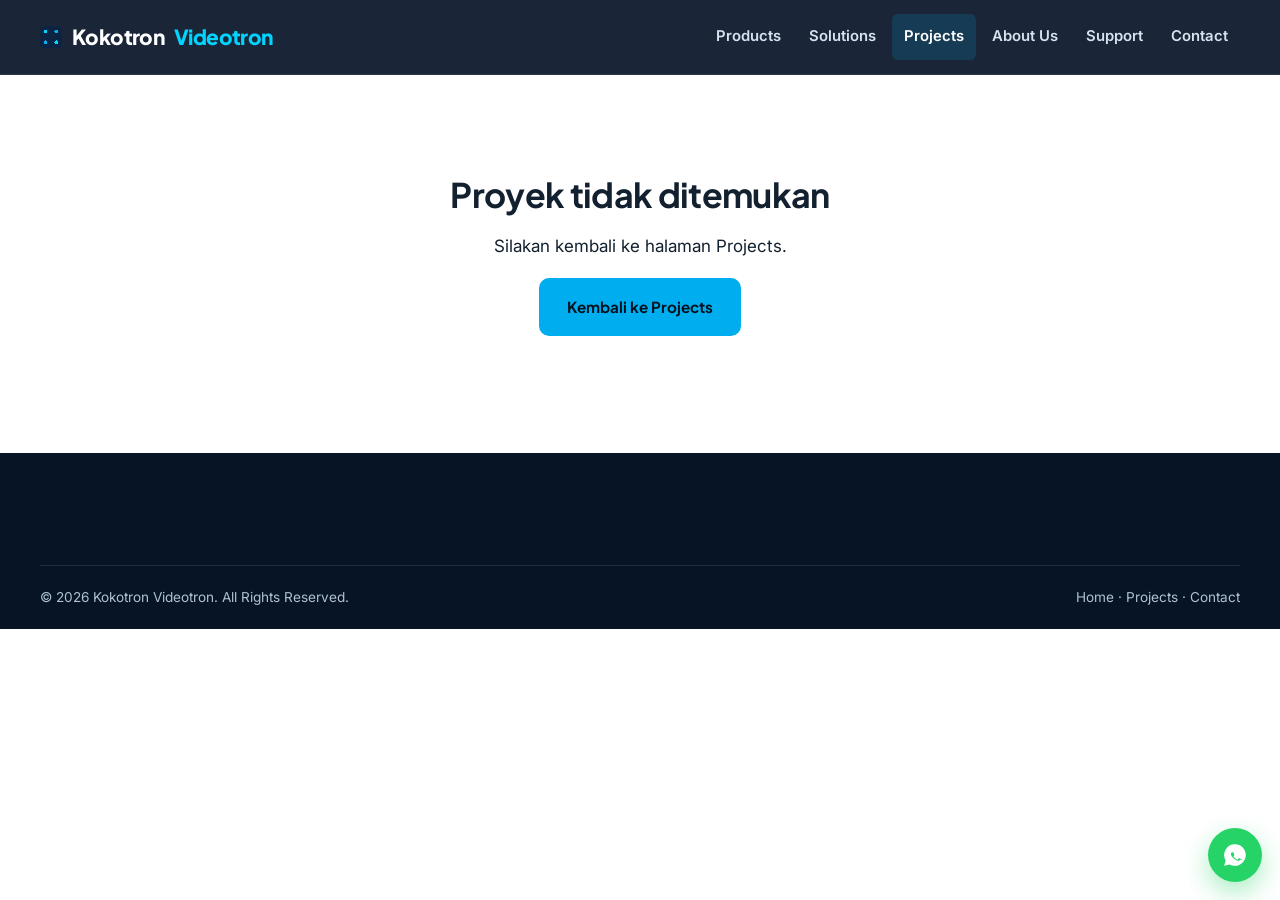
<file: project-detail.html>
<!DOCTYPE html>
<html lang="id">
<head>
<meta charset="UTF-8">
<meta name="viewport" content="width=device-width, initial-scale=1">
<title id="pageTitleTag">Detail Proyek | LumeniX LED Display</title>
<meta name="description" id="metaDesc" content="Studi kasus instalasi Videotron & LED Display.">
<link rel="preconnect" href="https://fonts.googleapis.com">
<link rel="preconnect" href="https://fonts.gstatic.com" crossorigin>
<link href="https://fonts.googleapis.com/css2?family=Plus+Jakarta+Sans:wght@500;700;800&family=Inter:wght@400;500;600&display=swap" rel="stylesheet">
<link rel="stylesheet" href="assets/css/style.css">
<link rel="stylesheet" href="assets/css/products.css">
<link rel="stylesheet" href="assets/css/solutions.css">
<link rel="stylesheet" href="assets/css/projects.css">
</head>
<body>
<a class="skip" href="#pjRoot">Lewati ke konten</a>

<header class="hdr" id="hdr">
  <div class="wrap hdr__in">
    <a href="index.html" class="logo"><span class="logo__mark" aria-hidden="true"></span>Kokotron<em>Videotron</em></a>
    <nav class="nav" id="nav" aria-label="Menu utama">
      <ul class="nav__list">
        <li><a href="products.html">Products</a></li>
        <li><a href="solutions.html">Solutions</a></li>
        <li><a href="projects.html" class="is-active">Projects</a></li>
        <li><a href="about.html">About Us</a></li>
        <li><a href="support.html">Support</a></li>
        <li><a href="contact.html">Contact</a></li>
      </ul>
      <!-- <a href="#action" class="btn btn--accent nav__cta">Minta Penawaran</a> -->
    </nav>
    <button class="burger" id="burger" aria-label="Buka menu" aria-expanded="false" aria-controls="nav"><span></span><span></span><span></span></button>
  </div>
</header>

<main><div id="pjRoot"></div></main>

<footer class="ftr">
  <div class="wrap ftr__bottom">
    <p>© 2026 Kokotron Videotron. All Rights Reserved.</p>
    <p><a href="index.html">Home</a> · <a href="projects.html">Projects</a> · <a href="contact.html">Contact</a></p>
  </div>
</footer>

<a class="wa-float" id="waFloat" href="https://wa.me/6281234567890" target="_blank" rel="noopener" aria-label="Chat WhatsApp">
  <svg viewBox="0 0 24 24" width="26" height="26" aria-hidden="true"><path fill="currentColor" d="M12 2a10 10 0 0 0-8.6 15.1L2 22l5-1.3A10 10 0 1 0 12 2Zm5.3 14c-.2.6-1.2 1.2-1.7 1.2-.5.1-1 .1-1.6-.1a11 11 0 0 1-4.3-3.1c-.9-1.1-1.5-2.3-1.5-2.8s.4-1.3.8-1.6c.2-.2.4-.2.6-.2h.4c.2 0 .4 0 .6.5l.7 1.7c.1.2.1.4 0 .6l-.3.5-.3.3c-.1.1-.2.3 0 .5a8 8 0 0 0 3.5 2.6c.3.1.4.1.6-.1l.7-.9c.2-.2.3-.2.6-.1l1.6.8c.3.1.5.2.5.4s0 .6-.1.9Z"/></svg>
</a>

<script src="assets/js/products-data.js"></script>
<script src="assets/js/projects-data.js"></script>
<script src="assets/js/project-detail.js"></script>
</body>
</html>
</file>
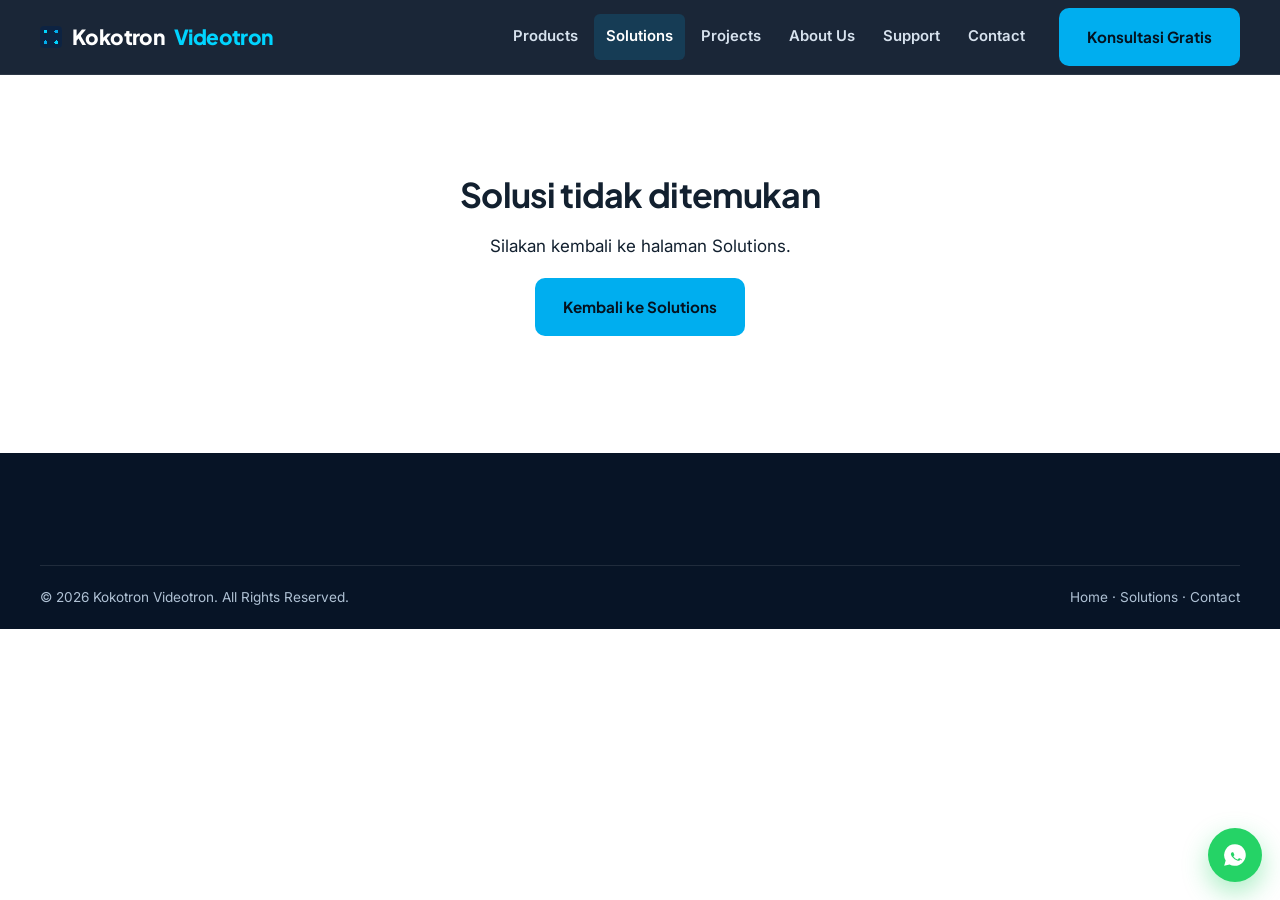
<file: solution-detail.html>
<!DOCTYPE html>
<html lang="id">
<head>
<meta charset="UTF-8">
<meta name="viewport" content="width=device-width, initial-scale=1">
<title id="pageTitleTag">Solusi Industri | LumeniX LED Display</title>
<meta name="description" id="metaDesc" content="Solusi Videotron per sektor industri.">
<link rel="preconnect" href="https://fonts.googleapis.com">
<link rel="preconnect" href="https://fonts.gstatic.com" crossorigin>
<link href="https://fonts.googleapis.com/css2?family=Plus+Jakarta+Sans:wght@500;700;800&family=Inter:wght@400;500;600&display=swap" rel="stylesheet">
<link rel="stylesheet" href="assets/css/style2.css">
<link rel="stylesheet" href="assets/css/products.css">
<link rel="stylesheet" href="assets/css/solutions.css">
</head>
<body>
<a class="skip" href="#solRoot">Lewati ke konten</a>

<header class="hdr" id="hdr">
  <div class="wrap hdr__in">
    <a href="index.html" class="logo"><span class="logo__mark" aria-hidden="true"></span>Kokotron<em>Videotron</em></a>
    <nav class="nav" id="nav" aria-label="Menu utama">
      <ul class="nav__list">
        <li><a href="products.html">Products</a></li>
        <li><a href="solutions.html" class="is-active">Solutions</a></li>
        <li><a href="projects.html">Projects</a></li>
        <li><a href="about.html">About Us</a></li>
        <li><a href="support.html">Support</a></li>
        <li><a href="contact.html">Contact</a></li>
      </ul>
      <a href="#quote" class="btn btn--accent nav__cta">Konsultasi Gratis</a>
    </nav>
    <button class="burger" id="burger" aria-label="Buka menu" aria-expanded="false" aria-controls="nav"><span></span><span></span><span></span></button>
  </div>
</header>

<main><div id="solRoot"></div></main>

<footer class="ftr">
  <div class="wrap ftr__bottom">
    <p>© 2026 Kokotron Videotron. All Rights Reserved.</p>
    <p><a href="index.html">Home</a> · <a href="solutions.html">Solutions</a> · <a href="contact.html">Contact</a></p>
  </div>
</footer>

<a class="wa-float" id="waFloat" href="https://wa.me/6281234567890" target="_blank" rel="noopener" aria-label="Konsultasi WhatsApp">
  <svg viewBox="0 0 24 24" width="26" height="26" aria-hidden="true"><path fill="currentColor" d="M12 2a10 10 0 0 0-8.6 15.1L2 22l5-1.3A10 10 0 1 0 12 2Zm5.3 14c-.2.6-1.2 1.2-1.7 1.2-.5.1-1 .1-1.6-.1a11 11 0 0 1-4.3-3.1c-.9-1.1-1.5-2.3-1.5-2.8s.4-1.3.8-1.6c.2-.2.4-.2.6-.2h.4c.2 0 .4 0 .6.5l.7 1.7c.1.2.1.4 0 .6l-.3.5-.3.3c-.1.1-.2.3 0 .5a8 8 0 0 0 3.5 2.6c.3.1.4.1.6-.1l.7-.9c.2-.2.3-.2.6-.1l1.6.8c.3.1.5.2.5.4s0 .6-.1.9Z"/></svg>
</a>

<script src="assets/js/products-data.js"></script>
<script src="assets/js/solutions-data.js"></script>
<script src="assets/js/solution-detail.js"></script>
</body>
</html>
</file>
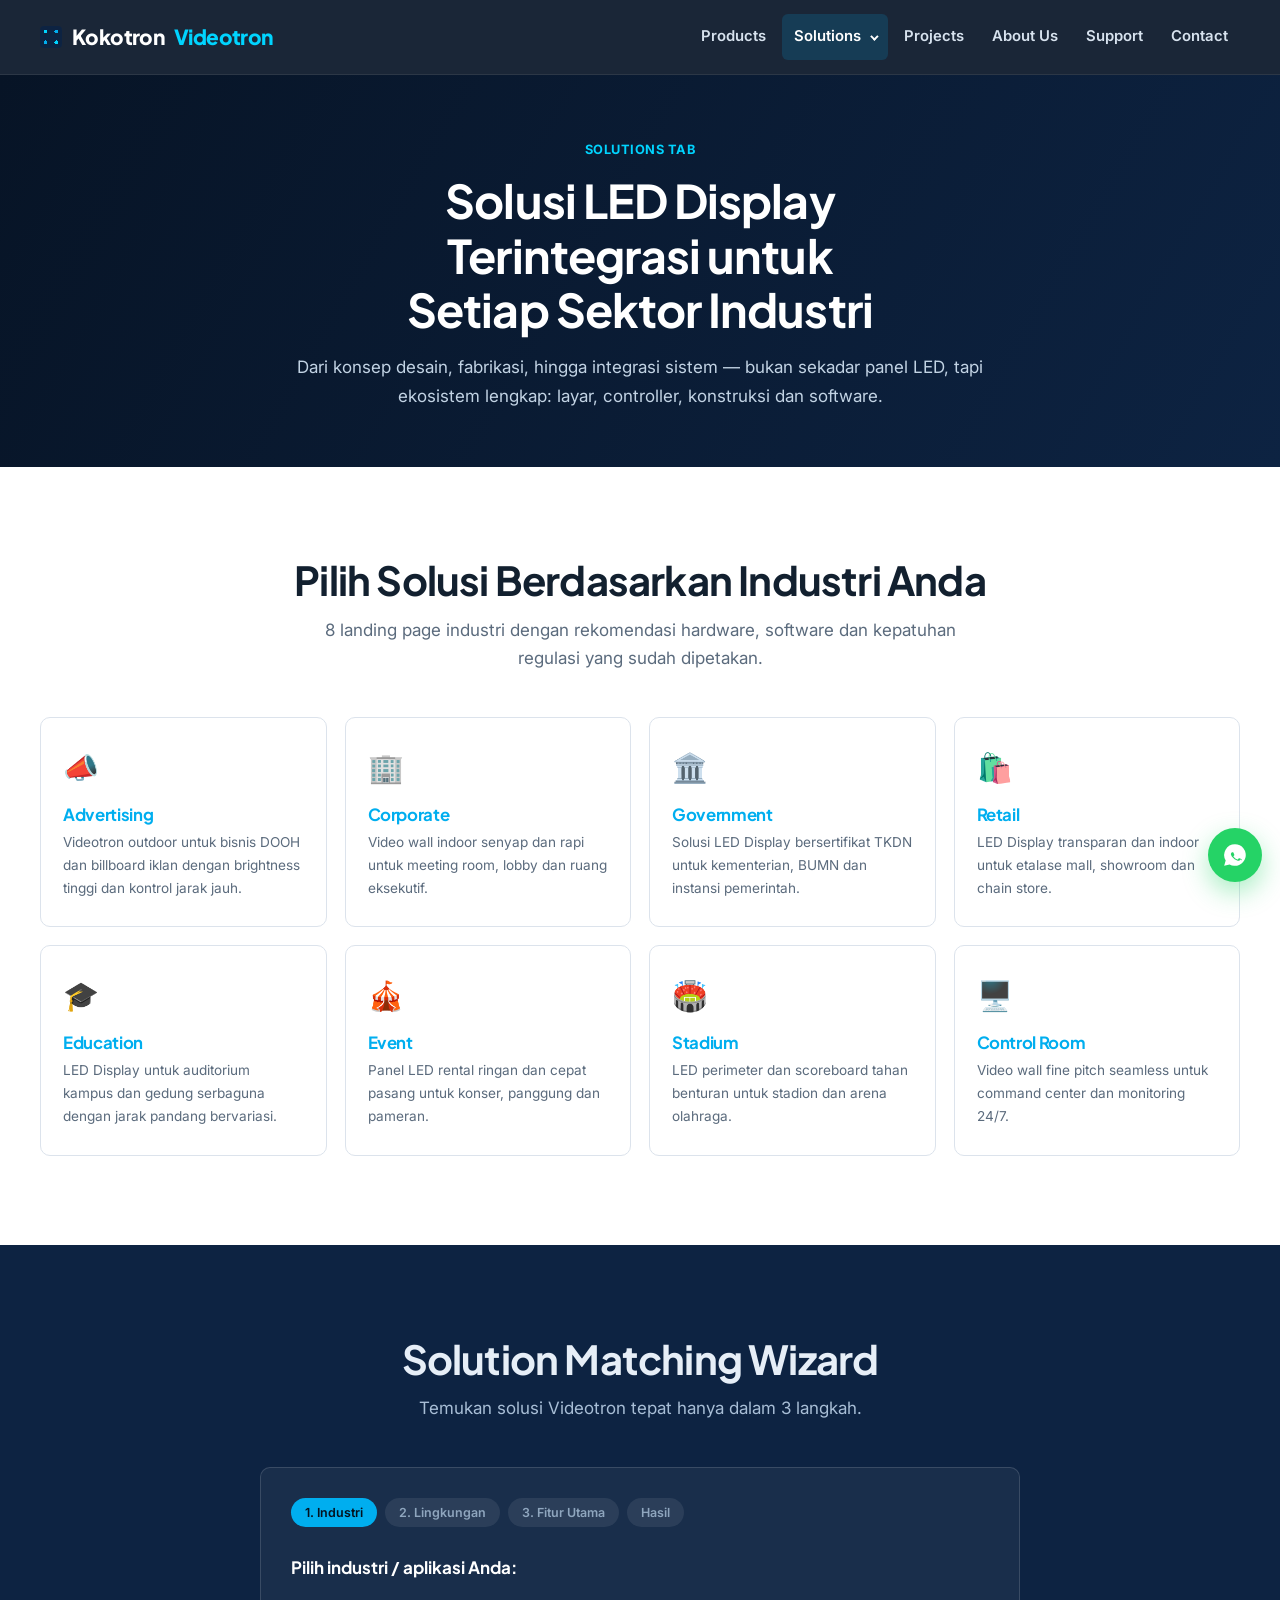
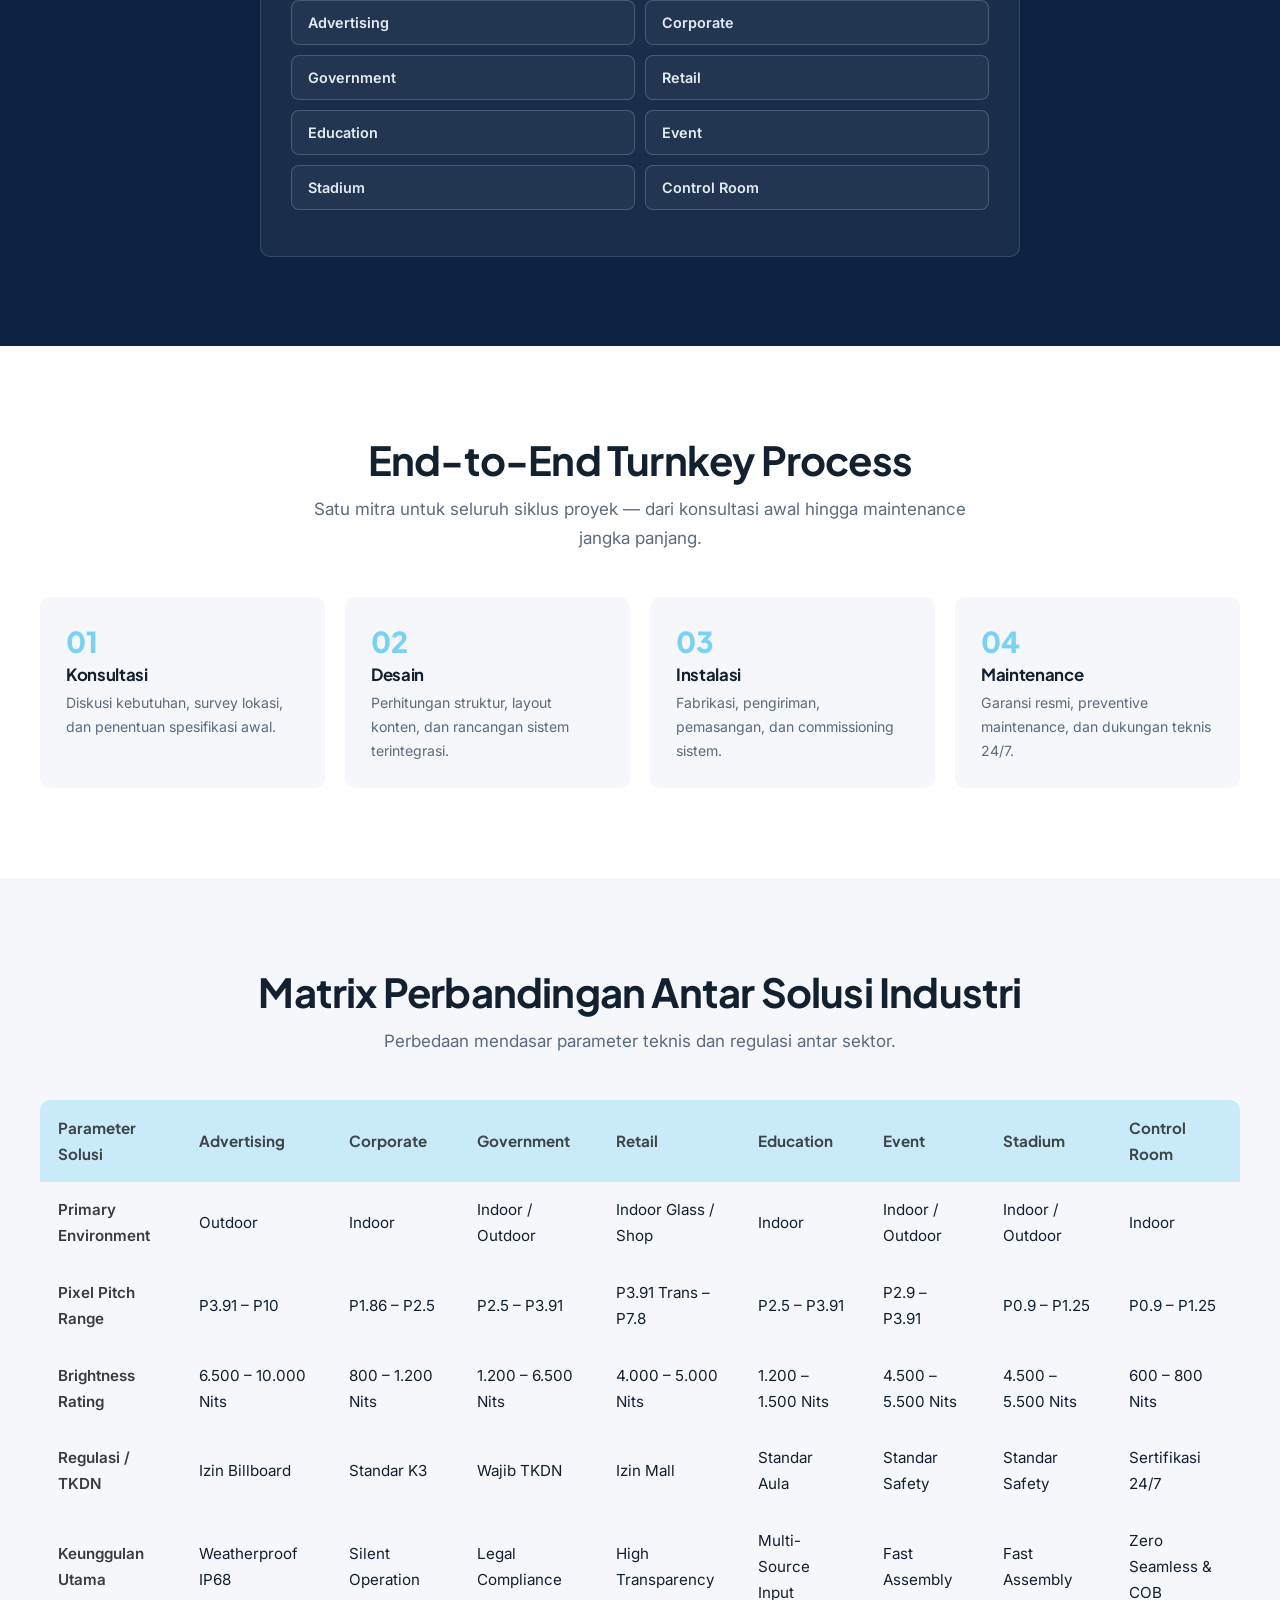
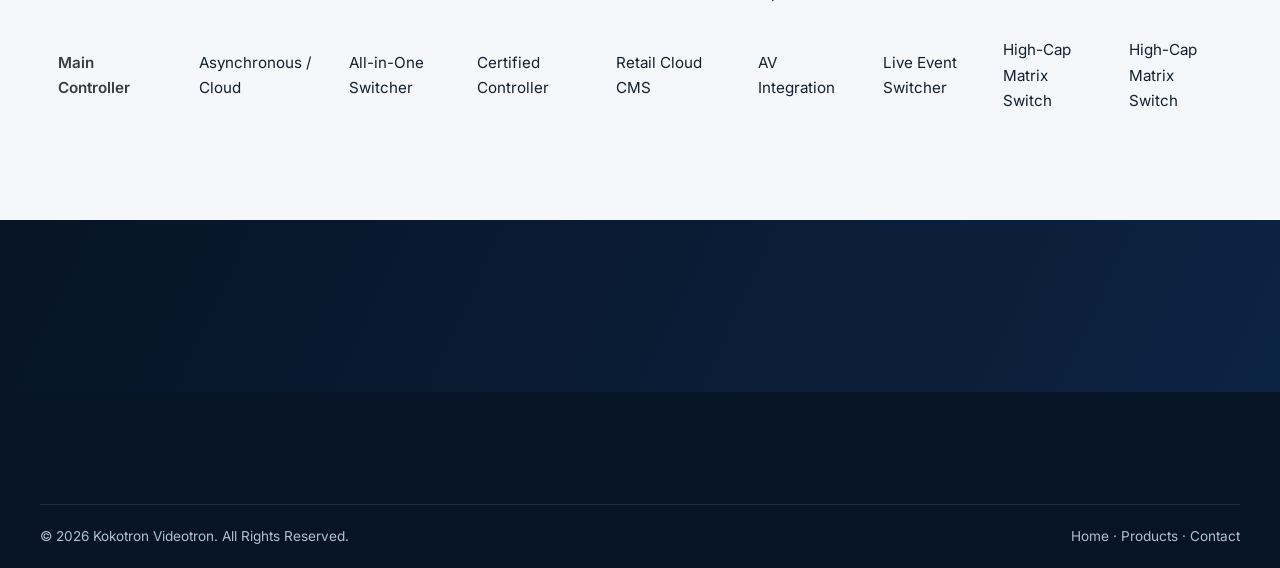
<file: solutions.html>
<!DOCTYPE html>
<html lang="id">
<head>
<meta charset="UTF-8">
<meta name="viewport" content="width=device-width, initial-scale=1">
<title>Solusi LED Display per Industri | Advertising, Corporate, Government — LumeniX</title>
<meta name="description" content="Solusi Videotron terintegrasi untuk 8 sektor industri: Advertising, Corporate, Government, Retail, Education, Event, Stadium dan Control Room.">
<link rel="canonical" href="https://example.com/solutions.html">
<link rel="preconnect" href="https://fonts.googleapis.com">
<link rel="preconnect" href="https://fonts.gstatic.com" crossorigin>
<link href="https://fonts.googleapis.com/css2?family=Plus+Jakarta+Sans:wght@500;700;800&family=Inter:wght@400;500;600&display=swap" rel="stylesheet">
<link rel="stylesheet" href="assets/css/style2.css">
<link rel="stylesheet" href="assets/css/solutions.css">
</head>
<body>
<a class="skip" href="#main">Lewati ke konten</a>

<header class="hdr" id="hdr">
  <div class="wrap hdr__in">
    <a href="index.html" class="logo"><span class="logo__mark" aria-hidden="true"></span>Kokotron<em>Videotron</em></a>
    <nav class="nav" id="nav" aria-label="Menu utama">
      <ul class="nav__list">
        <li><a href="products.html">Products</a></li>
        <li class="has-sub">
          <a href="solutions.html" class="is-active">Solutions <span class="caret" aria-hidden="true"></span></a>
          <ul class="sub" id="quickSolNav"></ul>
        </li>
        <li><a href="projects.html">Projects</a></li>
        <li><a href="about.html">About Us</a></li>
        <li><a href="support.html">Support</a></li>
        <li><a href="contact.html">Contact</a></li>
      </ul>
      <!-- <a href="contact.html#quote" class="btn btn--accent nav__cta">Get a Quote</a> -->
    </nav>
    <button class="burger" id="burger" aria-label="Buka menu" aria-expanded="false" aria-controls="nav"><span></span><span></span><span></span></button>
  </div>
</header>

<main id="main">

<!-- Hero -->
<section class="shero">
  <div class="wrap">
    <p class="shero__eyebrow">Solutions Tab</p>
    <h1>Solusi LED Display Terintegrasi untuk Setiap Sektor Industri</h1>
    <p class="shero__sub">Dari konsep desain, fabrikasi, hingga integrasi sistem — bukan sekadar panel LED, tapi ekosistem lengkap: layar, controller, konstruksi dan software.</p>
  </div>
</section>

<!-- Industry selector grid -->
<section class="sec">
  <div class="wrap">
    <h2 class="sec__title">Pilih Solusi Berdasarkan Industri Anda</h2>
    <p class="sec__sub">8 landing page industri dengan rekomendasi hardware, software dan kepatuhan regulasi yang sudah dipetakan.</p>
    <div class="igrid" id="industryGrid"></div>
  </div>
</section>

<!-- Solution Matching Wizard -->
<section class="sec sec--dark" id="wizard">
  <div class="wrap">
    <h2 class="sec__title">Solution Matching Wizard</h2>
    <p class="sec__sub">Temukan solusi Videotron tepat hanya dalam 3 langkah.</p>
    <div class="wizard" id="wizardBox">
      <div class="wizard__steps" id="wizardSteps">
        <span class="wstep is-active" data-s="1">1. Industri</span>
        <span class="wstep" data-s="2">2. Lingkungan</span>
        <span class="wstep" data-s="3">3. Fitur Utama</span>
        <span class="wstep" data-s="4">Hasil</span>
      </div>
      <div class="wizard__panel" id="wPanel1">
        <p class="wizard__q">Pilih industri / aplikasi Anda:</p>
        <div class="wopts" id="w1opts"></div>
      </div>
      <div class="wizard__panel" id="wPanel2" hidden>
        <p class="wizard__q">Lingkungan & jarak pandang utama:</p>
        <div class="wopts" id="w2opts"></div>
        <button class="btn btn--line wback" data-back="1">← Kembali</button>
      </div>
      <div class="wizard__panel" id="wPanel3" hidden>
        <p class="wizard__q">Fitur utama yang paling diutamakan:</p>
        <div class="wopts" id="w3opts"></div>
        <button class="btn btn--line wback" data-back="2">← Kembali</button>
      </div>
      <div class="wizard__panel" id="wPanel4" hidden>
        <div id="wResult"></div>
        <button class="btn btn--line wback" data-back="1" id="wRestart">Mulai Ulang Wizard</button>
      </div>
    </div>
  </div>
</section>

<!-- Turnkey process -->
<section class="sec">
  <div class="wrap">
    <h2 class="sec__title">End-to-End Turnkey Process</h2>
    <p class="sec__sub">Satu mitra untuk seluruh siklus proyek — dari konsultasi awal hingga maintenance jangka panjang.</p>
    <ol class="process">
      <li><span>01</span><h3>Konsultasi</h3><p>Diskusi kebutuhan, survey lokasi, dan penentuan spesifikasi awal.</p></li>
      <li><span>02</span><h3>Desain</h3><p>Perhitungan struktur, layout konten, dan rancangan sistem terintegrasi.</p></li>
      <li><span>03</span><h3>Instalasi</h3><p>Fabrikasi, pengiriman, pemasangan, dan commissioning sistem.</p></li>
      <li><span>04</span><h3>Maintenance</h3><p>Garansi resmi, preventive maintenance, dan dukungan teknis 24/7.</p></li>
    </ol>
  </div>
</section>

<!-- Comparison matrix -->
<section class="sec sec--light">
  <div class="wrap">
    <h2 class="sec__title">Matrix Perbandingan Antar Solusi Industri</h2>
    <p class="sec__sub">Perbedaan mendasar parameter teknis dan regulasi antar sektor.</p>
    <div class="tablewrap">
      <table class="cmp" id="matrixTable"></table>
    </div>
  </div>
</section>

<!-- CTA -->
<section class="cta" id="quote">
  <!-- <div class="wrap">
    <h2>Belum Yakin Solusi Mana yang Tepat?</h2>
    <p>Konsultasikan kebutuhan proyek Anda langsung dengan tim solution specialist kami.</p>
    <form class="qform sform" id="consultForm">
      <div><label for="cName">Nama Kontak</label><input id="cName" name="name" required></div>
      <div><label for="cCompany">Perusahaan / Instansi</label><input id="cCompany" name="company" required></div>
      <div><label for="cCity">Lokasi Proyek</label><input id="cCity" name="city" required></div>
      <div><label for="cSector">Sektor Industri</label>
        <select id="cSector" name="sector"></select>
      </div>
      <div class="full"><label for="cReq">Spesifikasi Khusus (opsional)</label><textarea id="cReq" name="req" placeholder="Sesuai Rekomendasi Standard"></textarea></div>
      <div class="full"><button class="btn btn--accent" type="submit">Konsultasikan via WhatsApp</button></div>
    </form>
  </div> -->
</section>
</main>

<footer class="ftr">
  <div class="wrap ftr__bottom">
    <p>© 2026 Kokotron Videotron. All Rights Reserved.</p>
    <p><a href="index.html">Home</a> · <a href="products.html">Products</a> · <a href="contact.html">Contact</a></p>
  </div>
</footer>

<a class="wa-float" href="https://wa.me/6281234567890?text=Halo%2C%20saya%20ingin%20konsultasi%20solusi%20LED%20Display." target="_blank" rel="noopener" aria-label="Chat WhatsApp">
  <svg viewBox="0 0 24 24" width="26" height="26" aria-hidden="true"><path fill="currentColor" d="M12 2a10 10 0 0 0-8.6 15.1L2 22l5-1.3A10 10 0 1 0 12 2Zm5.3 14c-.2.6-1.2 1.2-1.7 1.2-.5.1-1 .1-1.6-.1a11 11 0 0 1-4.3-3.1c-.9-1.1-1.5-2.3-1.5-2.8s.4-1.3.8-1.6c.2-.2.4-.2.6-.2h.4c.2 0 .4 0 .6.5l.7 1.7c.1.2.1.4 0 .6l-.3.5-.3.3c-.1.1-.2.3 0 .5a8 8 0 0 0 3.5 2.6c.3.1.4.1.6-.1l.7-.9c.2-.2.3-.2.6-.1l1.6.8c.3.1.5.2.5.4s0 .6-.1.9Z"/></svg>
</a>

<script src="assets/js/products-data.js"></script>
<script src="assets/js/solutions-data.js"></script>
<script src="assets/js/solutions.js"></script>
</body>
</html>
</file>
<file: assets/css/style.css>
/* ===== LED Display Solution — Core stylesheet ===== */
:root{
  --primary:#071426; --secondary:#0D2342; --accent:#00AEEF; --highlight:#00D4FF;
  --bg:#F5F7FA; --white:#fff; --ink:#12202F; --muted:#5B6B7D; --line:#DCE3EC;
  --wa:#25D366; --radius:10px; --wrap:1200px;
  --h1:clamp(2rem,5vw,3.75rem); --h2:clamp(1.65rem,3.2vw,2.5rem); --h3:1.25rem;
  --f-head:"Plus Jakarta Sans",system-ui,sans-serif; --f-body:"Inter",system-ui,sans-serif;
}
*,*::before,*::after{box-sizing:border-box}
html{scroll-behavior:smooth}
body{margin:0;overflow-x:hidden;font:400 17px/1.7 var(--f-body);color:var(--ink);background:var(--white);-webkit-font-smoothing:antialiased}
img{max-width:100%;height:auto;display:block}
a{color:var(--accent);text-decoration:none}
h1,h2,h3{font-family:var(--f-head);line-height:1.18;margin:0 0 .5em;letter-spacing:-.02em}
:focus-visible{outline:3px solid var(--highlight);outline-offset:3px}
.sr,.skip{position:absolute;width:1px;height:1px;overflow:hidden;clip:rect(0 0 0 0)}
.skip:focus{position:fixed;top:8px;left:8px;width:auto;height:auto;clip:auto;background:#fff;padding:10px 16px;z-index:200}
.wrap{width:min(100% - 40px,var(--wrap));margin-inline:auto}
@media(prefers-reduced-motion:reduce){*{animation:none!important;transition:none!important}html{scroll-behavior:auto}}

/* ---- Buttons ---- */
.btn{display:inline-block;font-family:var(--f-head);font-weight:700;font-size:.95rem;padding:14px 26px;border-radius:var(--radius);transition:transform .15s,background .2s,color .2s;border:2px solid transparent}
.btn:hover{transform:translateY(-2px)}
.btn--accent{background:var(--accent);color:#04121f}
.btn--accent:hover{background:var(--highlight)}
.btn--ghost{border-color:rgba(255,255,255,.55);color:#fff}
.btn--ghost:hover{background:rgba(255,255,255,.12)}
.btn--line{border-color:var(--secondary);color:var(--secondary)}
.btn--line:hover{background:var(--secondary);color:#fff}
.btn--wa{background:var(--wa);color:#042310}
.link{font-weight:600;border-bottom:1px solid currentColor;padding-bottom:2px}

/* ---- Header ---- */
.hdr{position:sticky;top:0;z-index:100;background:rgba(7,20,38,.92);backdrop-filter:blur(10px);border-bottom:1px solid rgba(255,255,255,.08)}
.hdr.is-scrolled{background:var(--primary);box-shadow:0 6px 24px rgba(0,0,0,.28)}
.hdr__in{display:flex;align-items:center;gap:24px;min-height:74px}
.logo{display:flex;align-items:center;gap:10px;font-family:var(--f-head);font-weight:800;font-size:1.3rem;color:#fff;letter-spacing:-.03em}
.logo em{font-style:normal;color:var(--highlight)}
.logo__mark{width:22px;height:22px;border-radius:4px;background:
  radial-gradient(circle at 25% 25%,var(--highlight) 0 2px,transparent 2px),
  radial-gradient(circle at 75% 25%,var(--accent) 0 2px,transparent 2px),
  radial-gradient(circle at 25% 75%,var(--accent) 0 2px,transparent 2px),
  radial-gradient(circle at 75% 75%,var(--highlight) 0 2px,transparent 2px),var(--secondary)}
.nav{margin-left:auto;display:flex;align-items:center;gap:22px}
.nav__list{display:flex;gap:4px;list-style:none;margin:0;padding:0}
.nav__list>li>a{display:block;padding:10px 12px;color:#D7E2EE;font-size:.93rem;font-weight:600;border-radius:6px}
.nav__list>li>a:hover,.nav__list>li>a.is-active{color:#fff;background:rgba(0,174,239,.16)}
.caret{display:inline-block;width:6px;height:6px;border-right:2px solid currentColor;border-bottom:2px solid currentColor;transform:rotate(45deg) translateY(-2px);margin-left:5px}
.has-sub{position:relative}
.sub{position:absolute;top:100%;left:0;min-width:210px;background:#fff;border-radius:var(--radius);box-shadow:0 18px 40px rgba(7,20,38,.22);list-style:none;margin:0;padding:8px;opacity:0;visibility:hidden;transform:translateY(8px);transition:.18s}
.has-sub:hover .sub,.has-sub:focus-within .sub{opacity:1;visibility:visible;transform:none}
.sub a{display:block;padding:9px 12px;border-radius:6px;color:var(--ink);font-size:.9rem;font-weight:500}
.sub a:hover{background:var(--bg);color:var(--secondary)}
.burger{display:none;margin-left:auto;background:none;border:0;padding:10px;cursor:pointer}
.burger span{display:block;width:24px;height:2px;background:#fff;margin:5px 0;transition:.25s}
.burger[aria-expanded=true] span:nth-child(1){transform:translateY(7px) rotate(45deg)}
.burger[aria-expanded=true] span:nth-child(2){opacity:0}
.burger[aria-expanded=true] span:nth-child(3){transform:translateY(-7px) rotate(-45deg)}

/* ---- Hero ---- */
.hero{position:relative;background:var(--primary);color:#fff;overflow:hidden}
.hero__track{position:relative;min-height:clamp(520px,72vh,680px)}
.slide{position:absolute;inset:0;opacity:0;visibility:hidden;transition:opacity .6s ease;display:flex;align-items:center}
.slide.is-active{opacity:1;visibility:visible;position:relative}
.slide__visual{position:absolute;inset:0;background:
  radial-gradient(70% 90% at 78% 40%,rgba(0,174,239,.32),transparent 62%),
  linear-gradient(115deg,var(--primary) 40%,var(--secondary))}
.slide[data-tone=b] .slide__visual{background:radial-gradient(70% 90% at 20% 30%,rgba(0,212,255,.3),transparent 60%),linear-gradient(200deg,#061a30,#0D2342)}
.slide[data-tone=c] .slide__visual{background:radial-gradient(60% 80% at 60% 80%,rgba(0,174,239,.35),transparent 60%),linear-gradient(60deg,#050f1d,#132c4e)}
.panel{position:absolute;inset:0;opacity:.22;background-image:linear-gradient(rgba(255,255,255,.4) 1px,transparent 1px),linear-gradient(90deg,rgba(255,255,255,.4) 1px,transparent 1px);background-size:34px 34px;mask-image:radial-gradient(70% 70% at 70% 50%,#000,transparent)}
.slide__visual.has-photo{background-size:cover;background-position:center}
.slide__visual.has-photo::after{content:"";position:absolute;inset:0;background:linear-gradient(100deg,rgba(5,15,29,.94) 0%,rgba(5,15,29,.82) 38%,rgba(5,15,29,.4) 68%,rgba(5,15,29,.18) 100%)}
.slide__visual.has-photo .panel{opacity:.1}
.slide__body{position:relative;padding:90px 0 110px;max-width:760px}
.slide__eyebrow{margin:0 0 14px;color:var(--highlight);font-weight:600;font-size:.95rem}
.slide__title{font-size:var(--h1);margin-bottom:16px}
.slide__desc{color:#C6D5E4;max-width:56ch;margin:0 0 22px}
.badges{display:flex;flex-wrap:wrap;gap:10px;list-style:none;padding:0;margin:0 0 30px}
.badges li{font-family:var(--f-head);font-weight:700;font-size:.85rem;padding:8px 14px;border:1px solid rgba(0,212,255,.45);border-radius:999px;background:rgba(0,174,239,.12);color:#DFF6FF}
.slide__cta{display:flex;flex-wrap:wrap;gap:12px;margin:0}
.hero__arrow{position:absolute;top:50%;transform:translateY(-50%);z-index:3;width:46px;height:46px;border-radius:50%;border:1px solid rgba(255,255,255,.35);background:rgba(7,20,38,.45);cursor:pointer}
.hero__arrow::after{content:"";position:absolute;inset:0;margin:auto;width:10px;height:10px;border-top:2px solid #fff;border-right:2px solid #fff}
.hero__arrow--prev{left:16px}.hero__arrow--prev::after{transform:rotate(-135deg) translate(-2px,-2px)}
.hero__arrow--next{right:16px}.hero__arrow--next::after{transform:rotate(45deg) translate(-2px,-2px)}
.hero__arrow:hover{background:var(--accent)}
.hero__dots{position:absolute;left:0;right:0;bottom:28px;display:flex;justify-content:center;gap:10px;z-index:3}
.hero__dots button{width:10px;height:10px;padding:0;border-radius:50%;border:0;background:rgba(255,255,255,.4);cursor:pointer}
.hero__dots button[aria-selected=true]{background:var(--highlight);width:30px;border-radius:5px}

/* ---- Sections ---- */
.sec{padding:clamp(56px,7vw,92px) 0}
.sec--light{background:var(--bg)}
.sec--dark{background:var(--secondary);color:#E6EEF7}
.sec--dark .sec__sub{color:#A8BED6}
.sec__title{font-size:var(--h2);text-align:center;margin-bottom:12px}
.sec__title--left{text-align:left}
.sec__sub{text-align:center;color:var(--muted);max-width:62ch;margin:0 auto 44px}
.sec__more{text-align:center;margin:44px 0 0}
.grid{display:grid;gap:22px}
.grid--2{grid-template-columns:repeat(2,1fr)}
.grid--3{grid-template-columns:repeat(3,1fr)}
.grid--4{grid-template-columns:repeat(4,1fr)}

/* why */
.why__item{background:#fff;border:1px solid var(--line);border-radius:var(--radius);padding:28px}
.why__item h3{font-size:var(--h3)}
.why__item p{margin:0;color:var(--muted);font-size:.97rem}
.ico{display:block;width:40px;height:40px;margin-bottom:16px;border-radius:9px;background:var(--secondary);position:relative}
.ico::after{content:"";position:absolute;inset:0;margin:auto;width:16px;height:16px;border:2px solid var(--highlight);border-radius:3px}
.ico--sun::after{border-radius:50%}
.ico--wave::after{border-radius:50% 50% 0 0;height:10px}
.ico--clock::after{border-radius:50%;border-top-width:6px}
.ico--shield::after{border-radius:3px 3px 12px 12px}
.ico--leaf::after{border-radius:0 14px 0 14px}

/* product card */
.pcard{background:#fff;border:1px solid var(--line);border-radius:var(--radius);overflow:hidden;display:flex;flex-direction:column;transition:box-shadow .2s,transform .2s}
.pcard:hover{box-shadow:0 16px 40px rgba(13,35,66,.14);transform:translateY(-3px)}
.pcard__img{aspect-ratio:4/3;background:linear-gradient(140deg,var(--primary),var(--secondary));position:relative;display:grid;place-items:center}
.pcard__img span{font-family:var(--f-head);font-weight:800;font-size:1.9rem;color:var(--highlight);letter-spacing:-.03em}
.pcard__img::after{content:"";position:absolute;inset:0;opacity:.3;background-image:radial-gradient(rgba(0,212,255,.55) 1px,transparent 1.4px);background-size:9px 9px}
.pcard__img.has-photo{background-size:cover;background-position:center}
.pcard__img.has-photo::after{display:none}
.pcard__img.has-photo span{position:absolute;bottom:10px;left:12px;font:700 .78rem var(--f-body);padding:5px 10px;border-radius:999px;background:rgba(7,20,38,.72);color:#fff;letter-spacing:0}
.pcard__body{padding:20px 20px 22px;display:flex;flex-direction:column;gap:10px;flex:1}
.pcard__cat{font-size:.8rem;font-weight:600;color:var(--accent);margin:0}
.pcard h3{font-size:1.1rem;margin:0}
.pcard dl{display:grid;grid-template-columns:auto 1fr;gap:2px 10px;margin:4px 0 0;font-size:.86rem}
.pcard dt{color:var(--muted)}
.pcard dd{margin:0;font-weight:600;text-align:right}
.pcard .link{margin-top:auto;padding-top:12px;font-size:.9rem;border:0}

/* env + table */
.env__card{background:rgba(255,255,255,.05);border:1px solid rgba(255,255,255,.14);border-radius:var(--radius);padding:30px}
.env__card h3{font-size:1.4rem;color:#fff}
.env__card p{color:#B9CCE0}
.tags{display:flex;flex-wrap:wrap;gap:8px;list-style:none;padding:0;margin:16px 0 20px}
.tags li{font-size:.83rem;padding:6px 12px;border-radius:999px;background:rgba(0,174,239,.16);color:#DFF6FF}
.tablewrap{margin-top:34px;overflow-x:auto;-webkit-overflow-scrolling:touch}
.cmp{width:100%;min-width:560px;border-collapse:collapse;background:rgba(255,255,255,.04);border-radius:var(--radius);overflow:hidden;font-size:.95rem}
.cmp th,.cmp td{padding:15px 18px;text-align:left;border-bottom:1px solid rgba(255,255,255,.1)}
.cmp thead th{background:rgba(0,174,239,.18);font-family:var(--f-head);color:#fff}
.cmp tbody th{font-weight:600;color:#C9DAEC}

/* solutions + advantages */
.sol__card{display:block;background:#fff;border:1px solid var(--line);border-left:4px solid var(--accent);border-radius:var(--radius);padding:26px;color:var(--ink);transition:.2s}
.sol__card:hover{border-left-color:var(--highlight);box-shadow:0 14px 34px rgba(13,35,66,.12)}
.sol__card h3{font-size:1.15rem;margin-bottom:4px}
.sol__card p{margin:0;color:var(--muted);font-size:.95rem}
.adv__item{padding:26px;border-top:3px solid var(--secondary);background:var(--bg);border-radius:0 0 var(--radius) var(--radius)}
.adv__item h3{font-size:1.1rem}
.adv__item p{margin:0;color:var(--muted);font-size:.95rem}

/* projects */
.filters{display:flex;flex-wrap:wrap;gap:10px;justify-content:center;margin:0 0 32px}
.filters button{font:600 .88rem var(--f-body);padding:9px 18px;border-radius:999px;border:1px solid var(--line);background:#fff;color:var(--muted);cursor:pointer}
.filters button[aria-selected=true]{background:var(--secondary);border-color:var(--secondary);color:#fff}
.prj{background:#fff;border:1px solid var(--line);border-radius:var(--radius);overflow:hidden}
.prj__img{aspect-ratio:16/10;background:linear-gradient(160deg,#0D2342,#00AEEF)}
.prj__body{padding:20px}
.prj h3{font-size:1.08rem;margin-bottom:6px}
.prj p{margin:0;color:var(--muted);font-size:.9rem}
.prj .link{display:inline-block;margin-top:14px;font-size:.9rem;border:0}

/* about */
.about__in{display:grid;grid-template-columns:1fr 1.1fr;gap:clamp(28px,5vw,64px);align-items:center}
.about__img{aspect-ratio:4/3;border-radius:var(--radius);background:linear-gradient(135deg,var(--primary),var(--accent));position:relative;overflow:hidden}
.about__img::after{content:"";position:absolute;inset:0;background-image:linear-gradient(rgba(255,255,255,.25) 1px,transparent 1px),linear-gradient(90deg,rgba(255,255,255,.25) 1px,transparent 1px);background-size:28px 28px;opacity:.45}
.about__text p{color:var(--muted)}
.stats{display:grid;grid-template-columns:repeat(4,1fr);gap:18px;margin:28px 0}
.stats dd{margin:0;font:800 clamp(1.7rem,3vw,2.3rem)/1 var(--f-head);color:var(--secondary)}
.stats dd span{color:var(--accent)}
.stats dt{order:2;font-size:.85rem;color:var(--muted);margin-top:6px}
.stats>div{display:flex;flex-direction:column}

/* cta */
.cta{background:linear-gradient(115deg,var(--primary),var(--secondary));color:#fff;text-align:center;padding:clamp(56px,7vw,86px) 0}
.cta h2{font-size:var(--h2)}
.cta p{color:#C2D3E4;margin:0 auto}
.cta__btns{display:flex;gap:14px;justify-content:center;flex-wrap:wrap;margin-top:28px}

/* footer */
.ftr{background:var(--primary);color:#AFC1D4;font-size:.93rem;padding:64px 0 0}
.ftr__in{display:grid;grid-template-columns:1.6fr repeat(4,1fr);gap:34px}
.ftr h3{color:#fff;font-size:1rem;margin-bottom:14px}
.ftr ul{list-style:none;margin:0;padding:0;display:grid;gap:9px}
.ftr a{color:#AFC1D4}
.ftr a:hover{color:var(--highlight)}
.ftr address{font-style:normal;line-height:1.9}
.ftr__brand p{max-width:34ch}
.social{display:flex!important;flex-wrap:wrap;gap:8px 16px;margin-top:16px!important}
.logo--ftr{margin-bottom:14px}
.ftr__bottom{display:flex;justify-content:space-between;flex-wrap:wrap;gap:8px;margin-top:48px;padding:20px 0;border-top:1px solid rgba(255,255,255,.1);font-size:.85rem}
.ftr__bottom p{margin:0}

/* floating + mobile cta */
.wa-float{position:fixed;right:18px;bottom:18px;z-index:90;width:54px;height:54px;border-radius:50%;background:var(--wa);color:#fff;display:grid;place-items:center;box-shadow:0 10px 26px rgba(37,211,102,.4)}
.mobile-cta{display:none}

/* ===== Responsive ===== */
@media(max-width:1199px){.grid--4{grid-template-columns:repeat(2,1fr)}.ftr__in{grid-template-columns:1fr 1fr 1fr}}
@media(max-width:991px){
  .nav{position:fixed;inset:74px 0 auto;flex-direction:column;align-items:stretch;gap:0;background:var(--primary);padding:14px 20px 26px;border-bottom:1px solid rgba(255,255,255,.1);max-height:calc(100vh - 74px);overflow-y:auto;transform:translateY(-120%);transition:transform .28s;visibility:hidden}
  .nav.is-open{transform:none;visibility:visible}
  .nav__list{flex-direction:column;gap:2px}
  .nav__list>li>a{padding:13px 8px;font-size:1rem}
  .sub{position:static;opacity:1;visibility:visible;transform:none;box-shadow:none;background:rgba(255,255,255,.05);display:none;margin:2px 0 8px}
  .has-sub.is-open .sub{display:block}
  .sub a{color:#C7D7E7}.sub a:hover{background:rgba(0,174,239,.16);color:#fff}
  .nav__cta{margin-top:16px;text-align:center}
  .burger{display:block}
  .grid--3{grid-template-columns:repeat(2,1fr)}
  .about__in{grid-template-columns:1fr}
}
@media(max-width:767px){
  body{font-size:16px}
  .grid--2,.grid--3,.grid--4{grid-template-columns:1fr}
  .slide__body{padding:64px 0 96px}
  .hero__arrow{display:none}
  .stats{grid-template-columns:repeat(2,1fr)}
  .ftr__in{grid-template-columns:1fr}
  .wa-float{bottom:82px}
  .mobile-cta{display:block;position:fixed;left:0;right:0;bottom:0;z-index:95;padding:10px 16px;background:rgba(7,20,38,.95);backdrop-filter:blur(8px)}
  .mobile-cta .btn{display:block;text-align:center}
  body{padding-bottom:70px}
}
</file>
<file: assets/css/products.css>
/* ===== products.css — Katalog / Products Tab ===== */

/* Page head */
.phead{background:linear-gradient(120deg,var(--primary),var(--secondary));color:#fff;padding:44px 0 0}
.crumb{font-size:.86rem;color:#9FB6CD;margin-bottom:14px}
.crumb a{color:#9FB6CD}.crumb a:hover{color:var(--highlight)}
.phead h1{font-size:clamp(1.8rem,3.6vw,2.6rem);margin-bottom:10px}
.phead__desc{color:#C2D3E4;max-width:70ch;margin:0 0 26px}
.chips{display:flex;gap:10px;overflow-x:auto;padding:0 0 18px;scrollbar-width:thin;-webkit-overflow-scrolling:touch}
.chips::-webkit-scrollbar{height:5px}
.chips::-webkit-scrollbar-thumb{background:rgba(255,255,255,.25);border-radius:3px}
.chip{flex:0 0 auto;display:inline-flex;align-items:center;gap:8px;padding:10px 18px;border-radius:999px;border:1px solid rgba(255,255,255,.22);background:rgba(255,255,255,.06);color:#DCE8F4;font:600 .88rem var(--f-body);cursor:pointer;white-space:nowrap}
.chip:hover{border-color:var(--highlight)}
.chip[aria-selected=true]{background:var(--accent);border-color:var(--accent);color:#04121f}
.chip i{font-style:normal;opacity:.85}

/* Toolbar */
.toolbar{position:sticky;top:74px;z-index:60;background:#fff;border-bottom:1px solid var(--line);box-shadow:0 2px 12px rgba(7,20,38,.05)}
.toolbar__in{display:flex;align-items:center;gap:12px;padding:12px 0;flex-wrap:wrap}
.search{flex:1 1 260px;min-width:0}
.search input{width:100%;padding:11px 16px;border:1px solid var(--line);border-radius:var(--radius);font:400 .93rem var(--f-body);background:var(--bg)}
.sel select,.btn-filter,.viewtoggle button{font:600 .88rem var(--f-body);padding:11px 14px;border:1px solid var(--line);border-radius:var(--radius);background:#fff;color:var(--ink);cursor:pointer}
.btn-filter{display:none}
.viewtoggle{display:flex;border:1px solid var(--line);border-radius:var(--radius);overflow:hidden}
.viewtoggle button{border:0;border-radius:0;color:var(--muted)}
.viewtoggle button[aria-pressed=true]{background:var(--secondary);color:#fff}

/* Layout */
.catalog{padding-top:34px}
.catalog__in{display:grid;grid-template-columns:262px 1fr;gap:32px;align-items:start}
.results__count{margin:0 0 18px;font-size:.9rem;color:var(--muted)}

/* Filter panel */
.fpanel{background:#fff;border:1px solid var(--line);border-radius:var(--radius);padding:22px;position:sticky;top:150px}
.fpanel__head{display:flex;align-items:center;justify-content:space-between;margin-bottom:6px}
.fpanel__head h2{font-size:1.05rem;margin:0}
.fpanel__close{display:none;border:0;background:none;font-size:1.7rem;line-height:1;cursor:pointer;color:var(--muted)}
.fgroup{border:0;border-top:1px solid var(--line);margin:0;padding:16px 0 4px}
.fgroup legend{font:700 .82rem var(--f-head);color:var(--secondary);padding:0;text-transform:none}
.fgroup label{display:flex;gap:9px;align-items:flex-start;font-size:.88rem;color:var(--ink);padding:6px 0;cursor:pointer}
.fgroup input{margin:3px 0 0;accent-color:var(--accent);flex:0 0 auto}
.fpanel__foot{margin-top:18px;display:grid;gap:10px}
.fpanel__foot .btn{width:100%}
.fpanel__apply{display:none}
.fbackdrop{position:fixed;inset:0;background:rgba(7,20,38,.5);z-index:110}

/* Product grid */
.pgrid{display:grid;grid-template-columns:repeat(3,1fr);gap:20px}
.card{background:#fff;border:1px solid var(--line);border-radius:var(--radius);overflow:hidden;display:flex;flex-direction:column;transition:box-shadow .2s}
.card:hover{box-shadow:0 14px 34px rgba(13,35,66,.13)}
.card__img{aspect-ratio:4/3;position:relative;background:linear-gradient(140deg,var(--primary),var(--secondary));display:grid;place-items:center}
.card__img::after{content:"";position:absolute;inset:0;opacity:.28;background-image:radial-gradient(rgba(0,212,255,.6) 1px,transparent 1.4px);background-size:9px 9px;transition:opacity .25s}
.card:hover .card__img::after{opacity:.55;background-size:6px 6px}
.card__img.has-photo{background-size:cover;background-position:center}
.card__img.has-photo::after{display:none}
.card__pitch{position:relative;z-index:1;font:800 1.9rem var(--f-head);color:var(--highlight);letter-spacing:-.03em}
.card__img.has-photo .card__pitch{position:absolute;bottom:10px;left:12px;z-index:1;font:700 .78rem var(--f-body);padding:5px 10px;border-radius:999px;background:rgba(7,20,38,.72);color:#fff;letter-spacing:0}
.card__env{position:absolute;top:12px;left:12px;z-index:1;font:600 .72rem var(--f-body);padding:5px 10px;border-radius:999px;background:rgba(7,20,38,.72);color:#DFF6FF}
.card__flag{position:absolute;top:12px;right:12px;z-index:1;font:700 .68rem var(--f-head);padding:5px 9px;border-radius:5px;background:var(--highlight);color:#04121f}
.card__body{padding:18px;display:flex;flex-direction:column;gap:8px;flex:1}
.card__body h3{font-size:1.04rem;margin:0}
.card__sub{margin:0;font-size:.83rem;color:var(--muted)}
.card__badges{display:flex;flex-wrap:wrap;gap:6px;list-style:none;margin:2px 0;padding:0}
.card__badges li{font-size:.7rem;font-weight:600;padding:4px 8px;border-radius:4px;background:rgba(0,174,239,.1);color:#0A6C93}
.matrix{display:grid;grid-template-columns:repeat(3,1fr);gap:8px;margin:6px 0 2px;text-align:center}
.matrix div{background:var(--bg);border-radius:6px;padding:8px 4px}
.matrix b{display:block;font:700 .88rem var(--f-head);color:var(--secondary)}
.matrix span{font-size:.68rem;color:var(--muted)}
.card__act{margin-top:auto;padding-top:14px;border-top:1px solid var(--line);display:flex;flex-direction:column;gap:10px}
.cmpbox{display:flex;align-items:center;gap:8px;font-size:.82rem;color:var(--ink);cursor:pointer;font-weight:500}
.cmpbox input{accent-color:var(--accent);width:16px;height:16px;flex:0 0 auto}
.card__act-btns{display:flex;gap:8px}
.card__act-btns .mini{flex:1;text-align:center;white-space:nowrap}
.card__act .mini{font:600 .82rem var(--f-body);padding:9px 10px;border-radius:7px;border:1px solid var(--line);background:#fff;color:var(--secondary);cursor:pointer;text-decoration:none}
.card__act .mini--q{background:var(--accent);border-color:var(--accent);color:#04121f}

/* Technical table */
#ptableWrap{background:#fff;border:1px solid var(--line);border-radius:var(--radius);box-shadow:0 2px 10px rgba(13,35,66,.05);overflow:auto}
.spectable{width:100%;min-width:900px;border-collapse:collapse;background:#fff;font-size:.88rem}
.spectable th,.spectable td{padding:14px 16px;text-align:left;border-bottom:1px solid var(--line);white-space:nowrap}
.spectable thead th{background:var(--secondary);color:#fff;font-family:var(--f-head);position:sticky;top:0}
.spectable tbody tr:nth-child(even){background:var(--bg)}
.spectable tbody tr:hover{background:rgba(0,174,239,.08)}
.spectable tbody tr:last-child td{border-bottom:0}
.spectable .mini{font:600 .8rem var(--f-body);padding:7px 11px;border-radius:6px;background:var(--accent);color:#04121f;text-decoration:none;white-space:nowrap}

/* Empty state */
.empty{text-align:center;padding:56px 20px;border:1px dashed var(--line);border-radius:var(--radius);background:var(--bg)}
.empty h3{font-size:1.2rem}
.empty p{color:var(--muted);max-width:60ch;margin:0 auto}
.empty__btns{display:flex;gap:12px;justify-content:center;flex-wrap:wrap;margin-top:22px}

/* Comparison dock */
.dock{position:fixed;left:0;right:0;bottom:0;z-index:95;background:var(--primary);color:#fff;border-top:2px solid var(--accent);box-shadow:0 -10px 30px rgba(7,20,38,.3)}
.dock__in{display:flex;align-items:center;gap:16px;padding:14px 0;flex-wrap:wrap}
.dock__slots{display:flex;gap:10px;flex:1;flex-wrap:wrap}
.slot{display:flex;align-items:center;gap:8px;background:rgba(255,255,255,.08);border:1px solid rgba(255,255,255,.18);border-radius:8px;padding:8px 12px;font-size:.82rem}
.slot--empty{color:#7A90A8;border-style:dashed}
.slot button{border:0;background:none;color:#9FB6CD;cursor:pointer;font-size:1rem;line-height:1}
.dock__act{display:flex;gap:10px}
.dock .btn--line{border-color:rgba(255,255,255,.4);color:#fff}

/* Comparison modal */
.modal{position:fixed;inset:0;z-index:140;background:rgba(7,20,38,.72);display:grid;place-items:center;padding:20px}
.modal[hidden]{display:none}
.modal__box{background:#fff;border-radius:var(--radius);width:min(1100px,100%);max-height:88vh;display:flex;flex-direction:column;overflow:hidden}
.modal__head{display:flex;align-items:center;justify-content:space-between;padding:18px 22px;border-bottom:1px solid var(--line)}
.modal__head h2{margin:0;font-size:1.15rem}
.modal__close{border:0;background:none;font-size:1.8rem;line-height:1;cursor:pointer;color:var(--muted)}
.modal__body{overflow:auto;padding:0}
.cmptable{width:100%;border-collapse:collapse;font-size:.88rem}
.cmptable th,.cmptable td{padding:13px 16px;border-bottom:1px solid var(--line);text-align:left;vertical-align:top}
.cmptable thead th{background:var(--secondary);color:#fff;font-family:var(--f-head);position:sticky;top:0}
.cmptable tbody th{font-weight:600;color:var(--muted);width:200px;background:var(--bg)}
.cmptable tr.diff td{background:rgba(0,174,239,.09);font-weight:600}
body.has-dock{padding-bottom:86px}
body.no-scroll{overflow:hidden}

/* Database Referensi Modul & Hardware */
.hwref{padding:52px 0 64px;background:var(--bg);border-top:1px solid var(--line)}
.hwref__head h2{font-size:clamp(1.3rem,2.4vw,1.7rem);margin:0 0 10px}
.hwref__lead{color:var(--muted);max-width:76ch;margin:0 0 22px}
.hwref__tabs{display:flex;gap:10px;overflow-x:auto;padding-bottom:14px;scrollbar-width:thin}
.hwref__tab{background:#fff;color:var(--ink);border:1px solid var(--line)}
.hwref__tab[aria-selected=true]{background:var(--secondary);border-color:var(--secondary);color:#fff}
.hwref__toolbar{display:flex;align-items:center;justify-content:space-between;gap:14px;flex-wrap:wrap;margin-bottom:14px}
.hwref__toolbar input{flex:1 1 280px;min-width:0;padding:11px 16px;border:1px solid var(--line);border-radius:var(--radius);font:400 .93rem var(--f-body);background:#fff}
.hwref__count{margin:0;font-size:.85rem;color:var(--muted);white-space:nowrap}
.hwref__tablewrap{background:#fff;border:1px solid var(--line);border-radius:var(--radius);box-shadow:0 2px 10px rgba(13,35,66,.05);overflow:hidden}
.hwref__scroll{overflow:auto;max-height:520px}
.hwref__table{min-width:640px}
.hwref__table thead th{position:sticky;top:0}
.hwref__empty{padding:40px 20px;text-align:center;color:var(--muted)}
.hwref__note{margin:16px 2px 0;font-size:.8rem;color:var(--muted)}

/* Responsive */
@media(max-width:1199px){.pgrid{grid-template-columns:repeat(2,1fr)}.catalog__in{grid-template-columns:230px 1fr}}
@media(max-width:991px){
  .toolbar{top:74px}
  .btn-filter{display:block}
  .catalog__in{grid-template-columns:1fr}
  .fpanel{position:fixed;top:0;left:0;bottom:0;width:min(330px,88vw);z-index:120;border-radius:0;overflow-y:auto;transform:translateX(-102%);transition:transform .28s;padding-bottom:90px}
  .fpanel.is-open{transform:none}
  .fpanel__close{display:block}
  .fpanel__apply{display:block}
  .fpanel__foot{position:sticky;bottom:0;background:#fff;padding-top:14px;margin-top:22px;border-top:1px solid var(--line)}
}
@media(max-width:767px){
  .pgrid{grid-template-columns:1fr}
  .toolbar__in{gap:8px}
  .sel,.viewtoggle{flex:1}
  .sel select{width:100%}
  .dock__act{width:100%}
  .dock__act .btn{flex:1;text-align:center}
  body.has-dock{padding-bottom:150px}
  .wa-float{bottom:auto;top:auto}
  .card__act-btns{flex-direction:column}
  .hwref__toolbar{flex-direction:column;align-items:stretch}
  .hwref__count{text-align:right}
}
</file>
<file: assets/css/product-detail.css>
/* ===== product-detail.css — Product Detail Page ===== */

/* Hero */
.phero{background:linear-gradient(120deg,var(--primary),var(--secondary));color:#fff;padding:38px 0 46px}
.phero__in{display:grid;grid-template-columns:1fr 1.05fr;gap:clamp(26px,4vw,52px);align-items:start;margin-top:22px}
.viewer{border-radius:var(--radius);overflow:hidden;border:1px solid rgba(255,255,255,.16)}
.viewer__main{aspect-ratio:4/3;position:relative;display:grid;place-items:center;background:linear-gradient(145deg,#04101e,#123055)}
.viewer__main::after{content:"";position:absolute;inset:0;opacity:.4;background-image:radial-gradient(rgba(0,212,255,.65) 1px,transparent 1.5px);background-size:10px 10px}
.viewer__main b{position:relative;z-index:1;font:800 clamp(2.4rem,6vw,4rem) var(--f-head);color:var(--highlight);letter-spacing:-.04em}
.viewer__main i{position:absolute;bottom:14px;z-index:1;font-style:normal;font-size:.8rem;color:#9FB6CD;left:50%;transform:translateX(-50%);background:rgba(4,16,30,.72);padding:4px 12px;border-radius:999px}
.viewer__main.has-photo{background-size:cover;background-position:center}
.viewer__main.has-photo::after{display:none}
.viewer__pitch{position:absolute;top:14px;left:14px;z-index:1;font:700 .85rem var(--f-body);padding:6px 12px;border-radius:999px;background:rgba(7,20,38,.72);color:#fff}
.thumbs{display:flex;gap:8px;padding:10px;background:rgba(255,255,255,.05)}
.thumbs button{flex:1;aspect-ratio:16/10;border:1px solid rgba(255,255,255,.18);border-radius:6px;background:linear-gradient(140deg,#0b1f38,#1b4370);color:#9FB6CD;font:600 .72rem var(--f-body);cursor:pointer}
.thumbs button[aria-pressed=true]{border-color:var(--highlight);color:#fff}
.phero h1{font-size:clamp(1.7rem,3.4vw,2.5rem);margin-bottom:6px}
.phero__tag{color:var(--highlight);font-weight:600;margin:0 0 16px}
.pillrow{display:flex;flex-wrap:wrap;gap:8px;list-style:none;padding:0;margin:0 0 20px}
.pillrow li{font-size:.76rem;font-weight:600;padding:6px 12px;border-radius:999px;background:rgba(0,174,239,.16);border:1px solid rgba(0,212,255,.4);color:#DFF6FF}
.pillrow li.inst{background:rgba(255,255,255,.08);border-color:rgba(255,255,255,.22);color:#D5E3F1}
.qspecs{display:grid;grid-template-columns:repeat(4,1fr);gap:10px;margin:0 0 22px}
.qspecs div{background:rgba(255,255,255,.07);border:1px solid rgba(255,255,255,.14);border-radius:8px;padding:12px 10px;text-align:center}
.qspecs b{display:block;font:700 1.05rem var(--f-head);color:#fff}
.qspecs span{font-size:.7rem;color:#9FB6CD}
.hero__acts{display:flex;flex-wrap:wrap;gap:10px}

/* Sticky subnav */
.subnav{position:sticky;top:74px;z-index:60;background:#fff;border-bottom:1px solid var(--line);box-shadow:0 2px 10px rgba(7,20,38,.05)}
.subnav__in{display:flex;gap:6px;overflow-x:auto}
.subnav a{flex:0 0 auto;padding:16px 16px;font:600 .9rem var(--f-body);color:var(--muted);border-bottom:3px solid transparent;white-space:nowrap}
.subnav a:hover{color:var(--secondary)}
.subnav a.is-active{color:var(--secondary);border-bottom-color:var(--accent)}

/* Sections */
.pdpsec{padding:clamp(42px,5.5vw,70px) 0;scroll-margin-top:140px}
.pdpsec--alt{background:var(--bg)}
.pdpsec h2{font-size:clamp(1.4rem,2.6vw,1.9rem);margin-bottom:8px}
.pdpsec__lead{color:var(--muted);max-width:70ch;margin:0 0 28px}
.hlbanner{display:flex;gap:14px;align-items:flex-start;background:linear-gradient(100deg,rgba(0,174,239,.12),rgba(0,212,255,.05));border-left:4px solid var(--accent);border-radius:0 var(--radius) var(--radius) 0;padding:18px 20px;margin-bottom:26px}
.hlbanner b{font-family:var(--f-head);color:var(--secondary)}
.hlbanner p{margin:2px 0 0;color:var(--ink)}
.ctxcard{background:var(--secondary);color:#D9E6F4;border-radius:var(--radius);padding:24px;margin-bottom:26px}
.ctxcard h3{color:#fff;font-size:1.1rem;margin-bottom:6px}
.ctxcard p{margin:0}
.fgrid{display:grid;grid-template-columns:repeat(3,1fr);gap:18px}
.fgrid div{background:#fff;border:1px solid var(--line);border-radius:var(--radius);padding:22px}
.fgrid h4{margin:0 0 6px;font:700 .8rem var(--f-head);color:var(--accent);text-transform:uppercase;letter-spacing:.04em}
.fgrid b{display:block;font:700 1.15rem var(--f-head);color:var(--secondary);margin-bottom:4px}
.fgrid p{margin:0;color:var(--muted);font-size:.88rem}

/* Spec matrix */
.specmatrix{width:100%;min-width:640px;border-collapse:collapse;background:#fff;font-size:.92rem}
.specmatrix th,.specmatrix td{padding:13px 16px;border-bottom:1px solid var(--line);text-align:left}
.specmatrix thead th{background:var(--secondary);color:#fff;font-family:var(--f-head)}
.specmatrix tbody th{font-weight:600;width:30%;color:var(--ink)}
.specmatrix td.val{font-weight:700;color:var(--secondary);width:32%}
.specmatrix td.note{color:var(--muted);font-size:.85rem}
.specmatrix tbody tr:nth-child(even){background:var(--bg)}

/* Simulator */
.sim{display:grid;grid-template-columns:320px 1fr;gap:28px;align-items:start}
.simform{background:#fff;border:1px solid var(--line);border-radius:var(--radius);padding:24px}
.simform label{display:block;font:600 .85rem var(--f-body);color:var(--muted);margin-bottom:6px}
.simform input{width:100%;padding:11px 14px;border:1px solid var(--line);border-radius:8px;font:600 1rem var(--f-body);margin-bottom:16px}
.presets{display:flex;flex-wrap:wrap;gap:8px;margin-bottom:6px}
.presets button{font:600 .78rem var(--f-body);padding:8px 12px;border-radius:999px;border:1px solid var(--line);background:var(--bg);color:var(--secondary);cursor:pointer}
.presets button:hover{border-color:var(--accent)}
.simout{display:grid;grid-template-columns:repeat(3,1fr);gap:14px;margin-bottom:22px}
.simout div{background:#fff;border:1px solid var(--line);border-radius:var(--radius);padding:16px}
.simout span{display:block;font-size:.72rem;color:var(--muted);margin-bottom:4px}
.simout b{font:800 1.3rem var(--f-head);color:var(--secondary);letter-spacing:-.02em}
.simout small{display:block;color:var(--muted);font-size:.74rem;margin-top:2px}
.gridviz{background:#071426;border-radius:var(--radius);padding:16px;overflow:auto}
.gridviz__in{display:grid;gap:2px;margin:0 auto}
.gridviz i{aspect-ratio:1;background:linear-gradient(140deg,#0e2b4d,#00AEEF);border-radius:1px;display:block}
.gridviz p{color:#9FB6CD;font-size:.78rem;margin:12px 0 0;text-align:center}

/* BOM & Price Estimator (dalam Simulator) */
.bomest{grid-column:1/-1;margin-top:28px;padding-top:26px;border-top:1px solid var(--line)}
.bomest h3{margin:0 0 6px;font-size:1.15rem}
.bomest__grid{display:grid;grid-template-columns:260px 1fr;gap:24px;margin-top:18px}
.bomest__hw{background:#fff;border:1px solid var(--line);border-radius:var(--radius);padding:18px}
.bomest__hw label{display:block;font:600 .8rem var(--f-body);color:var(--muted);margin:14px 0 6px}
.bomest__hw label:first-child{margin-top:0}
.bomest__hw select{width:100%;padding:9px 10px;border:1px solid var(--line);border-radius:7px;font:400 .85rem var(--f-body);background:#fff}
.bomtable{width:100%;border-collapse:collapse;background:#fff;border:1px solid var(--line);border-radius:var(--radius);overflow:hidden}
.bomtable td{padding:11px 16px;border-bottom:1px solid var(--line);font-size:.9rem}
.bomtable tr:last-child td{border-bottom:0}
.bomtable td:last-child{text-align:right;font-weight:700;color:var(--secondary);white-space:nowrap}
.bomtable tr:nth-child(even){background:var(--bg)}
.bomest__pricehead{margin:26px 0 4px;font-size:1.02rem}
.bomest__pricehead .qnote{font-weight:400;font-size:.8rem;color:var(--muted)}
.priceform{display:grid;grid-template-columns:repeat(4,1fr);gap:12px;margin-top:14px}
.priceform label{display:block;font:600 .76rem var(--f-body);color:var(--muted);margin-bottom:5px}
.priceform input{width:100%;padding:9px 11px;border:1px solid var(--line);border-radius:7px;font:600 .9rem var(--f-body)}
.pricetotal{margin-top:18px;background:var(--bg);border-radius:var(--radius);padding:4px 20px}
.pricetotal__empty{color:var(--muted);font-size:.9rem;padding:14px 0}
.pricetotal__row{display:flex;justify-content:space-between;padding:10px 0;border-bottom:1px solid var(--line);font-size:.9rem;color:var(--ink)}
.pricetotal__grand{display:flex;justify-content:space-between;align-items:center;padding:16px 0 14px;font-family:var(--f-head)}
.pricetotal__grand span{font-weight:700;font-size:1rem;color:var(--secondary)}
.pricetotal__grand b{font-size:1.5rem;color:var(--accent)}

/* Segment adaptive module */
.segmod{background:#fff;border:1px solid var(--line);border-top:4px solid var(--accent);border-radius:var(--radius);padding:26px}
.segmod h3{font-size:1.15rem;margin-bottom:6px}
.segmod>p{color:var(--muted);margin-top:0}
.segmod ul{margin:14px 0 0;padding-left:20px;color:var(--ink)}
.segmod li{margin-bottom:8px}
.segmod .presets{margin-top:18px}
.slider-row{display:flex;align-items:center;gap:14px;margin-top:16px}
.slider-row input[type=range]{flex:1;accent-color:var(--accent)}
.transbox{height:120px;border-radius:8px;margin-top:14px;background-image:linear-gradient(120deg,#2d3f55,#5b7fa3);position:relative;overflow:hidden}
.transbox::after{content:"LED CONTENT";position:absolute;inset:0;display:grid;place-items:center;font:800 1.4rem var(--f-head);color:#00D4FF;background:rgba(7,20,38,var(--op,.4))}

/* Related */
.related{display:grid;grid-template-columns:repeat(3,1fr);gap:20px}

/* Quote form */
.qform{display:grid;grid-template-columns:repeat(2,1fr);gap:16px;background:#fff;border:1px solid var(--line);border-radius:var(--radius);padding:28px}
.qform .full{grid-column:1/-1}
.qform label{display:block;font:600 .85rem var(--f-body);color:var(--ink);margin-bottom:6px}
.qform input,.qform select,.qform textarea{width:100%;padding:11px 14px;border:1px solid var(--line);border-radius:8px;font:400 .95rem var(--f-body);background:#fff}
.qform textarea{min-height:90px;resize:vertical}
.qform .radios{display:flex;gap:18px;flex-wrap:wrap}
.qform .radios label{display:flex;gap:7px;align-items:center;font-weight:500;margin:0}
.qform .radios input{width:auto;accent-color:var(--accent)}
.req{color:#D64545}
.err{color:#D64545;font-size:.8rem;margin:4px 0 0;display:none}
.is-invalid input,.is-invalid select{border-color:#D64545}
.is-invalid .err{display:block}
.qnote{grid-column:1/-1;font-size:.83rem;color:var(--muted);margin:0}

.notfound{padding:100px 0;text-align:center}
.notfound p{color:var(--muted);max-width:56ch;margin:0 auto 24px}

@media(max-width:991px){
  .phero__in,.sim{grid-template-columns:1fr}
  .fgrid,.related,.simout{grid-template-columns:repeat(2,1fr)}
  .subnav{top:74px}
  .bomest__grid{grid-template-columns:1fr}
  .priceform{grid-template-columns:repeat(2,1fr)}
}
@media(max-width:767px){
  .qspecs{grid-template-columns:repeat(2,1fr)}
  .fgrid,.related,.simout,.qform{grid-template-columns:1fr}
  .hero__acts .btn{flex:1;text-align:center}
  .priceform{grid-template-columns:1fr}
  .pricetotal__grand{flex-direction:column;align-items:flex-start;gap:4px}
}
</file>
<file: assets/css/solutions.css>
/* ===== solutions.css — Solutions Hub & Industry Detail ===== */

.shero{background:linear-gradient(120deg,var(--primary),var(--secondary));color:#fff;padding:64px 0 56px;text-align:center}
.shero__eyebrow{color:var(--highlight);font-weight:700;margin:0 0 12px;letter-spacing:.04em;text-transform:uppercase;font-size:.8rem}
.shero h1{font-size:clamp(1.9rem,4vw,2.9rem);max-width:16ch;margin:0 auto 16px}
.shero__sub{color:#C2D3E4;max-width:64ch;margin:0 auto}

/* Industry grid */
.igrid{display:grid;grid-template-columns:repeat(4,1fr);gap:18px}
.icard{display:block;background:#fff;border:1px solid var(--line);border-radius:var(--radius);padding:26px 22px;text-align:left;transition:.2s}
.icard:hover{box-shadow:0 14px 34px rgba(13,35,66,.13);border-color:var(--accent);transform:translateY(-3px)}
.icard__ico{font-size:1.8rem;display:block;margin-bottom:12px}
.icard h3{font-size:1.05rem;margin:0 0 6px}
.icard p{margin:0;color:var(--muted);font-size:.85rem}

/* Wizard */
.wizard{background:rgba(255,255,255,.05);border:1px solid rgba(255,255,255,.14);border-radius:var(--radius);padding:30px;max-width:760px;margin:0 auto}
.wizard__steps{display:flex;gap:8px;flex-wrap:wrap;margin-bottom:26px}
.wstep{font:600 .78rem var(--f-body);padding:7px 14px;border-radius:999px;background:rgba(255,255,255,.08);color:#8FA6BE}
.wstep.is-active{background:var(--accent);color:#04121f}
.wizard__q{font-family:var(--f-head);font-weight:700;color:#fff;margin-bottom:18px}
.wopts{display:grid;grid-template-columns:repeat(2,1fr);gap:10px;margin-bottom:16px}
.wopts button{text-align:left;padding:13px 16px;border-radius:8px;border:1px solid rgba(255,255,255,.18);background:rgba(255,255,255,.04);color:#E3ECF5;font:600 .9rem var(--f-body);cursor:pointer}
.wopts button:hover{border-color:var(--highlight);background:rgba(0,174,239,.14)}
.wback{color:#fff}
.wresult{background:rgba(255,255,255,.06);border:1px solid rgba(0,212,255,.35);border-radius:var(--radius);padding:22px;color:#E3ECF5}
.wresult h3{color:#fff;margin-top:0}
.wresult ul{margin:12px 0;padding-left:20px}
.wresult li{margin-bottom:6px}
.wresult .btn{margin-top:14px}

/* Turnkey process */
.process{list-style:none;margin:0;padding:0;display:grid;grid-template-columns:repeat(4,1fr);gap:20px;counter-reset:none}
.process li{background:var(--bg);border-radius:var(--radius);padding:26px;position:relative}
.process span{font:800 1.8rem var(--f-head);color:var(--accent);opacity:.5;display:block;margin-bottom:6px}
.process h3{font-size:1.05rem;margin:0 0 6px}
.process p{margin:0;color:var(--muted);font-size:.88rem}

/* Consultation form */
.sform{margin-top:28px;text-align:left;background:rgba(255,255,255,.06);border:1px solid rgba(255,255,255,.16)!important}
.sform label{color:#fff}
.sform input,.sform select,.sform textarea{background:rgba(255,255,255,.9)}

/* ===== Industry Detail Page ===== */
.ihero{background:linear-gradient(120deg,var(--primary),var(--secondary));color:#fff;padding:40px 0 46px}
.ihero .crumb{color:#9FB6CD;font-size:.85rem;margin-bottom:16px}
.ihero .crumb a{color:#9FB6CD}
.ihero__grid{display:grid;grid-template-columns:1fr 1fr;gap:34px;align-items:center}
.ihero__ico{font-size:2.4rem;display:block;margin-bottom:12px}
.ihero h1{font-size:clamp(1.7rem,3.4vw,2.4rem);margin-bottom:10px}
.ihero p.tag{color:#C2D3E4;margin:0}
.audience{display:flex;flex-wrap:wrap;gap:8px;margin:18px 0}
.audience li{list-style:none;font-size:.78rem;font-weight:600;padding:6px 12px;border-radius:999px;background:rgba(255,255,255,.1);color:#DCE8F4;display:inline-block}
.ihero__panel{background:rgba(255,255,255,.07);border:1px solid rgba(255,255,255,.16);border-radius:var(--radius);padding:22px}
.ihero__panel h3{margin-top:0;color:#fff;font-size:1rem}
.ihero__panel dl{display:grid;grid-template-columns:auto 1fr;gap:8px 14px;margin:0;font-size:.88rem}
.ihero__panel dt{color:#9FB6CD}
.ihero__panel dd{margin:0;font-weight:600;color:#fff;text-align:right}

.painlist{list-style:none;margin:0;padding:0;display:grid;grid-template-columns:repeat(2,1fr);gap:14px}
.painlist li{background:#fff;border:1px solid var(--line);border-left:4px solid #D64545;border-radius:0 var(--radius) var(--radius) 0;padding:16px 18px;font-size:.92rem;color:var(--ink)}

.ecogrid{display:grid;grid-template-columns:repeat(2,1fr);gap:20px}
.ecobox{background:#fff;border:1px solid var(--line);border-radius:var(--radius);padding:22px}
.ecobox h4{margin:0 0 10px;font:700 .78rem var(--f-head);color:var(--accent);text-transform:uppercase;letter-spacing:.04em}
.ecobox p{margin:0;color:var(--ink);font-size:.92rem}
.prodlinks{display:flex;flex-direction:column;gap:10px}
.prodlinks a{display:flex;justify-content:space-between;gap:10px;padding:12px 14px;border:1px solid var(--line);border-radius:8px;color:var(--ink);font-size:.9rem;font-weight:600}
.prodlinks a:hover{border-color:var(--accent);background:var(--bg)}
.prodlinks a span{color:var(--muted);font-weight:400;font-size:.82rem}

/* architecture diagram */
.archi{display:flex;align-items:stretch;gap:0;overflow-x:auto;padding:10px 0}
.archi__col{flex:1 1 0;min-width:200px;display:flex;flex-direction:column;gap:10px}
.archi__label{text-align:center;font:700 .78rem var(--f-head);color:var(--muted);text-transform:uppercase;letter-spacing:.03em;margin-bottom:4px}
.archi__block{background:#fff;border:2px solid var(--line);border-radius:10px;padding:14px;text-align:center;font-size:.85rem;font-weight:600;color:var(--ink);cursor:pointer}
.archi__block:hover{border-color:var(--accent);background:rgba(0,174,239,.06)}
.archi__arrow{align-self:center;font-size:1.6rem;color:var(--accent);padding:0 14px}
.archi__desc{background:var(--bg);border-radius:8px;padding:16px 18px;margin-top:18px;color:var(--ink);font-size:.9rem;display:none}
.archi__desc.is-open{display:block}

/* special module */
.special{background:linear-gradient(100deg,rgba(0,174,239,.1),rgba(0,212,255,.04));border:1px solid rgba(0,174,239,.3);border-radius:var(--radius);padding:26px}
.special h3{margin-top:0}
.calcgrid{display:grid;grid-template-columns:repeat(2,1fr);gap:14px;margin:18px 0}
.calcgrid label{display:block;font:600 .82rem var(--f-body);color:var(--muted);margin-bottom:5px}
.calcgrid input{width:100%;padding:10px 13px;border:1px solid var(--line);border-radius:7px;font:600 .95rem var(--f-body)}
.calcout{display:grid;grid-template-columns:repeat(3,1fr);gap:12px;margin-top:18px}
.calcout div{background:#fff;border-radius:8px;padding:14px;text-align:center}
.calcout span{display:block;font-size:.72rem;color:var(--muted)}
.calcout b{font:800 1.15rem var(--f-head);color:var(--secondary)}

.regbadges{display:flex;flex-wrap:wrap;gap:8px;margin:14px 0}
.regbadges li{list-style:none;font-size:.78rem;font-weight:700;padding:7px 13px;border-radius:6px;background:var(--secondary);color:#fff}

@media(max-width:991px){
  .igrid{grid-template-columns:repeat(2,1fr)}
  .process{grid-template-columns:repeat(2,1fr)}
  .ihero__grid,.ecogrid,.painlist,.calcgrid,.calcout{grid-template-columns:1fr}
  .wopts{grid-template-columns:1fr}
}
@media(max-width:767px){
  .igrid,.process{grid-template-columns:1fr}
}
</file>
<file: assets/css/about.css>
/* ===== about.css — About Us Tab ===== */

/* Hero */
.ahero{background:linear-gradient(120deg,var(--primary),var(--secondary));color:#fff;padding:60px 0 50px;text-align:center}
.ahero .crumb{color:#9FB6CD;font-size:.85rem;margin-bottom:18px;text-align:left}
.ahero .crumb a{color:#9FB6CD}
.ahero h1{font-size:clamp(1.9rem,3.8vw,2.8rem);max-width:20ch;margin:0 auto 14px}
.ahero p.sub{color:#C2D3E4;max-width:60ch;margin:0 auto 30px}
.ahero .statrow{justify-content:center}
.statrow{display:flex;gap:28px;flex-wrap:wrap}
.statrow div{background:rgba(255,255,255,.08);border:1px solid rgba(255,255,255,.16);border-radius:var(--radius);padding:16px 24px;min-width:150px}
.statrow b{display:block;font:800 1.6rem var(--f-head);color:var(--highlight)}
.statrow span{font-size:.8rem;color:#C2D3E4}

/* Timeline */
.timeline{position:relative;max-width:900px;margin:0 auto;padding-left:28px}
.timeline::before{content:"";position:absolute;left:6px;top:6px;bottom:6px;width:2px;background:var(--line)}
.tl-item{position:relative;padding-bottom:34px}
.tl-item:last-child{padding-bottom:0}
.tl-item::before{content:"";position:absolute;left:-28px;top:4px;width:14px;height:14px;border-radius:50%;background:var(--accent);border:3px solid #fff;box-shadow:0 0 0 2px var(--accent)}
.tl-item.is-active::before{background:var(--highlight);box-shadow:0 0 0 2px var(--highlight)}
.tl-year{display:inline-block;font:800 .95rem var(--f-head);color:var(--accent);background:rgba(0,174,239,.1);padding:4px 12px;border-radius:999px;margin-bottom:8px}
.tl-item h3{margin:0 0 6px;font-size:1.1rem}
.tl-item p{margin:0;color:var(--muted)}

/* Module generation tabs */
.gentabs{display:flex;gap:8px;flex-wrap:wrap;margin-bottom:26px;justify-content:center}
.gentabs button{font:700 .85rem var(--f-body);padding:10px 18px;border-radius:999px;border:1px solid var(--line);background:#fff;color:var(--muted);cursor:pointer}
.gentabs button[aria-selected=true]{background:var(--secondary);border-color:var(--secondary);color:#fff}
.genpanel{background:#fff;border:1px solid var(--line);border-radius:var(--radius);padding:30px;display:grid;grid-template-columns:220px 1fr;gap:30px}
.genpanel__visual{border-radius:10px;background:linear-gradient(145deg,var(--primary),var(--secondary));display:grid;place-items:center;padding:20px;text-align:center}
.genpanel__visual b{display:block;font:800 1.6rem var(--f-head);color:var(--highlight)}
.genpanel__visual span{display:block;font-size:.78rem;color:#9FB6CD;margin-top:6px}
.genpanel ul{margin:0;padding-left:20px;color:var(--ink)}
.genpanel li{margin-bottom:8px}

/* Pitch progression chart */
.pitchchart{display:flex;align-items:flex-end;gap:14px;height:180px;padding:0 6px;margin-top:10px}
.pitchbar{flex:1;display:flex;flex-direction:column;align-items:center;gap:8px}
.pitchbar__fill{width:100%;max-width:38px;background:linear-gradient(180deg,var(--highlight),var(--accent));border-radius:6px 6px 0 0}
.pitchbar span{font-size:.72rem;color:var(--muted)}
.pitchbar b{font:700 .78rem var(--f-head);color:var(--secondary)}

/* Tech comparison tool */
.compare-tool{background:#fff;border:1px solid var(--line);border-radius:var(--radius);padding:26px}
.compare-tool__sel{display:grid;grid-template-columns:1fr 1fr;gap:16px;margin-bottom:20px}
.compare-tool__sel label{display:block;font:600 .82rem var(--f-body);color:var(--muted);margin-bottom:6px}
.compare-tool__sel select{width:100%;padding:11px 14px;border:1px solid var(--line);border-radius:8px;font:600 .95rem var(--f-body)}
.comparerows{border-top:1px solid var(--line)}
.comparerow{display:grid;grid-template-columns:1fr auto 1fr;gap:14px;align-items:center;padding:14px 0;border-bottom:1px solid var(--line)}
.comparerow .lbl{grid-column:1/-1;text-align:center;font:700 .74rem var(--f-head);color:var(--muted);text-transform:uppercase;letter-spacing:.04em;margin-bottom:2px}
.comparerow .a,.comparerow .b{font-size:.92rem;color:var(--ink)}
.comparerow .a{text-align:right}
.comparerow .vs{font:800 .8rem var(--f-head);color:var(--accent)}

/* QC standards */
.qcgrid{display:grid;grid-template-columns:repeat(4,1fr);gap:18px}
.qcbox{background:#fff;border:1px solid var(--line);border-radius:var(--radius);padding:22px}
.qcbox .ico{font-size:1.7rem;display:block;margin-bottom:12px}
.qcbox h3{font-size:.98rem;margin:0 0 6px}
.qcbox p{margin:0;color:var(--muted);font-size:.85rem}

/* Certification vault */
.certgrid{display:grid;grid-template-columns:repeat(5,1fr);gap:14px}
.certcard{background:#fff;border:1px solid var(--line);border-radius:var(--radius);padding:18px;text-align:center;cursor:pointer;transition:.2s}
.certcard:hover{border-color:var(--accent);box-shadow:0 10px 24px rgba(13,35,66,.1)}
.certcard b{display:block;font:800 1.1rem var(--f-head);color:var(--secondary);margin-bottom:6px}
.certcard span{font-size:.74rem;color:var(--muted)}
.certgroup-title{font:700 .82rem var(--f-head);color:var(--accent);text-transform:uppercase;letter-spacing:.03em;margin:26px 0 14px}
.certgroup-title:first-child{margin-top:0}
.doc-pack{background:var(--bg);border-radius:var(--radius);padding:26px;margin-top:30px}
.doc-pack h3{margin-top:0}
.doc-pack__opts{display:grid;grid-template-columns:repeat(2,1fr);gap:10px;margin:16px 0}
.doc-pack__opts label{display:flex;gap:10px;align-items:center;font-size:.9rem;color:var(--ink)}
.doc-pack__opts input{accent-color:var(--accent)}
.doc-pack__form{display:grid;grid-template-columns:repeat(3,1fr);gap:12px;margin-top:16px}
.doc-pack__form input{padding:10px 13px;border:1px solid var(--line);border-radius:8px;font:400 .92rem var(--f-body)}

/* Certificate lightbox */
.lightbox{position:fixed;inset:0;z-index:150;background:rgba(7,20,38,.8);display:grid;place-items:center;padding:20px}
.lightbox__box{background:#fff;border-radius:var(--radius);width:min(480px,100%);padding:30px;text-align:center;position:relative}
.lightbox__close{position:absolute;top:14px;right:16px;border:0;background:none;font-size:1.7rem;cursor:pointer;color:var(--muted)}
.lightbox__badge{width:88px;height:88px;border-radius:50%;background:linear-gradient(140deg,var(--primary),var(--accent));color:#fff;font:800 1.1rem var(--f-head);display:grid;place-items:center;margin:0 auto 18px}
.lightbox__box h3{margin:0 0 8px}
.lightbox__box p{color:var(--muted);margin:0 0 20px}

/* Leadership */
.leadgrid{display:grid;grid-template-columns:repeat(4,1fr);gap:18px}
.leadcard{background:#fff;border:1px solid var(--line);border-radius:var(--radius);padding:22px;text-align:center}
.leadcard__ava{width:64px;height:64px;border-radius:50%;background:linear-gradient(140deg,var(--primary),var(--secondary));margin:0 auto 14px;display:grid;place-items:center;color:var(--highlight);font:800 1.2rem var(--f-head)}
.leadcard h3{font-size:.98rem;margin:0 0 3px}
.leadcard .role{font-size:.78rem;color:var(--accent);font-weight:700;margin:0 0 10px}
.leadcard p{margin:0;font-size:.84rem;color:var(--muted)}
.techcert-list{display:grid;grid-template-columns:repeat(3,1fr);gap:16px;margin-top:26px}
.techcert-list div{background:var(--bg);border-radius:var(--radius);padding:18px}
.techcert-list b{display:block;font-size:.92rem;color:var(--secondary);margin-bottom:6px}
.techcert-list span{font-size:.83rem;color:var(--muted)}

/* 360 showroom */
.showroom{position:relative;aspect-ratio:16/8;border-radius:var(--radius);overflow:hidden;background:linear-gradient(160deg,#04101e,#123055)}
.showroom::after{content:"";position:absolute;inset:0;opacity:.35;background-image:radial-gradient(rgba(0,212,255,.6) 1px,transparent 1.5px);background-size:11px 11px}
.showroom__label{position:absolute;top:16px;left:16px;z-index:2;font:700 .78rem var(--f-body);padding:6px 12px;border-radius:999px;background:rgba(7,20,38,.6);color:#fff}
.hotspot{position:absolute;z-index:2;width:34px;height:34px;border-radius:50%;background:var(--accent);border:3px solid #fff;cursor:pointer;box-shadow:0 0 0 6px rgba(0,174,239,.28);animation:pulse 2.2s infinite}
@keyframes pulse{0%,100%{box-shadow:0 0 0 6px rgba(0,174,239,.28)}50%{box-shadow:0 0 0 12px rgba(0,174,239,.12)}}
.hotspot-desc{background:#fff;border:1px solid var(--line);border-radius:var(--radius);padding:18px 20px;margin-top:16px;display:none}
.hotspot-desc.is-open{display:block}
.hotspot-desc h4{margin:0 0 6px}
.hotspot-desc p{margin:0;color:var(--muted)}

@media(max-width:991px){
  .genpanel{grid-template-columns:1fr}
  .qcgrid,.certgrid,.leadgrid,.techcert-list{grid-template-columns:repeat(2,1fr)}
  .doc-pack__opts,.doc-pack__form{grid-template-columns:1fr}
  .compare-tool__sel{grid-template-columns:1fr}
  .comparerow{grid-template-columns:1fr}
  .comparerow .a{text-align:left}
}
@media(max-width:767px){
  .qcgrid,.certgrid,.leadgrid,.techcert-list{grid-template-columns:1fr}
  .pitchchart{overflow-x:auto}
}
</file>
<file: assets/css/contact.css>
/* ===== contact.css — Contact Tab ===== */

.chero{background:linear-gradient(120deg,var(--primary),var(--secondary));color:#fff;padding:52px 0 40px;text-align:center}
.chero .crumb{color:#9FB6CD;font-size:.85rem;margin-bottom:16px;text-align:left}
.chero .crumb a{color:#9FB6CD}
.chero h1{font-size:clamp(1.8rem,3.6vw,2.6rem);margin:0 0 10px}
.chero p{color:#C2D3E4;max-width:56ch;margin:0 auto}

/* Department routing quick cards */
.deptgrid{display:grid;grid-template-columns:repeat(3,1fr);gap:18px}
.deptcard{background:#fff;border:1px solid var(--line);border-radius:var(--radius);padding:24px;text-align:left;text-decoration:none;color:inherit;display:block;transition:.2s}
.deptcard:hover{border-color:var(--accent);box-shadow:0 14px 34px rgba(13,35,66,.12);transform:translateY(-3px)}
.deptcard .ico{font-size:1.8rem;display:block;margin-bottom:12px}
.deptcard h3{margin:0 0 6px;font-size:1.02rem}
.deptcard p{margin:0 0 14px;color:var(--muted);font-size:.86rem}
.deptcard .num{font:700 .84rem var(--f-body);color:var(--secondary)}

/* Two-column main layout */
.contactgrid{display:grid;grid-template-columns:1fr 1.1fr;gap:30px;align-items:start}

/* Left: company info */
.infoblock{margin-bottom:22px}
.infoblock p{margin:0 0 14px;line-height:1.6}
.infoblock b{display:block;margin-bottom:2px}
.hoursbox{background:var(--bg);border-radius:var(--radius);padding:18px 20px;margin-bottom:20px}
.hoursbox h4{margin:0 0 10px;font-size:.95rem}
.hoursbox p{margin:0 0 5px;font-size:.87rem;color:var(--ink)}
.hoursbox p.muted{color:var(--muted)}
.statuspill{display:inline-flex;align-items:center;gap:7px;font:700 .8rem var(--f-body);padding:6px 13px;border-radius:999px;margin-bottom:12px}
.statuspill.open{background:#E7F8EF;color:#166A45}
.statuspill.closed{background:#FFF3E0;color:#B36B00}
.statuspill .dot{width:8px;height:8px;border-radius:50%;background:currentColor}

.mapbox{border-radius:var(--radius);overflow:hidden;border:1px solid var(--line);height:260px}
.mapbox iframe{width:100%;height:100%;border:0}
.mapbtns{display:flex;gap:10px;margin-top:12px;flex-wrap:wrap}

.socialrow{display:flex;flex-direction:column;gap:10px;margin-top:22px}
.socialitem{display:flex;align-items:center;gap:12px;background:#fff;border:1px solid var(--line);border-radius:8px;padding:12px 14px;text-decoration:none;color:inherit}
.socialitem:hover{border-color:var(--accent)}
.socialitem .ico2{font-size:1.3rem}
.socialitem b{display:block;font-size:.9rem}
.socialitem span{font-size:.78rem;color:var(--muted)}

/* Right: WA form */
.waformbox{background:#fff;border:1px solid var(--line);border-radius:var(--radius);padding:26px;box-shadow:0 4px 16px rgba(13,35,66,.05)}
.waformbox h2{margin-top:0}
.waformbox .lead{color:var(--muted);font-size:.88rem;margin:0 0 20px}
.waformbox label{display:block;font:700 .84rem var(--f-body);color:var(--ink);margin:16px 0 6px}
.waformbox label:first-of-type{margin-top:0}
.waformbox input,.waformbox select,.waformbox textarea{width:100%;padding:11px 14px;border:1px solid var(--line);border-radius:8px;font:400 .93rem var(--f-body)}
.waformbox textarea{min-height:100px;resize:vertical}
.deptpicker{display:grid;gap:8px;margin-top:6px}
.deptpicker label{display:flex;gap:10px;align-items:flex-start;font-weight:400;margin:0;padding:12px 14px;border:1px solid var(--line);border-radius:8px;cursor:pointer}
.deptpicker input{width:auto;margin-top:3px;accent-color:var(--accent)}
.deptpicker label[data-active=true]{border-color:var(--accent);background:rgba(0,174,239,.06)}
.deptpicker b{display:block;font-size:.9rem}
.deptpicker span{font-size:.8rem;color:var(--muted)}
.btn--wa2{width:100%;text-align:center;background:var(--wa);color:#04210f;font-weight:800;border:0;padding:15px;border-radius:8px;font-size:1rem;cursor:pointer;display:flex;align-items:center;justify-content:center;gap:8px}
.btn--wa2:hover{filter:brightness(1.05)}

/* Callback quick form */
.callbackbox{background:var(--bg);border-radius:var(--radius);padding:22px;margin-top:22px}
.callbackbox h4{margin:0 0 6px}
.callbackbox p{margin:0 0 14px;font-size:.86rem;color:var(--muted)}
.callbackrow{display:flex;gap:10px;flex-wrap:wrap}
.callbackrow input{flex:1 1 160px;padding:11px 14px;border:1px solid var(--line);border-radius:8px}

/* Booking modal */
.modal2{position:fixed;inset:0;z-index:150;background:rgba(7,20,38,.72);display:grid;place-items:center;padding:20px}
.modal2__box{background:#fff;border-radius:var(--radius);width:min(420px,100%);padding:28px;position:relative}
.modal2__close{position:absolute;top:14px;right:16px;border:0;background:none;font-size:1.7rem;cursor:pointer;color:var(--muted)}
.modal2__box h3{margin:0 0 8px}
.modal2__box p{color:var(--muted);font-size:.88rem;margin:0 0 16px}
.modal2__box input{width:100%;padding:11px 14px;border:1px solid var(--line);border-radius:8px;margin-bottom:16px}
.modal2__acts{display:flex;gap:10px;justify-content:flex-end}

@media(max-width:991px){
  .deptgrid{grid-template-columns:1fr}
  .contactgrid{grid-template-columns:1fr}
}
</file>
<file: assets/css/projects.css>
/* ===== projects.css — Projects Hub & Project Detail ===== */

/* Hero */
.phero2{background:linear-gradient(120deg,var(--primary),var(--secondary));color:#fff;padding:44px 0 40px}
.phero2 .crumb{color:#9FB6CD;font-size:.85rem;margin-bottom:16px}
.phero2 .crumb a{color:#9FB6CD}
.phero2 h1{font-size:clamp(1.7rem,3.4vw,2.5rem);max-width:26ch;margin:0 0 26px}
.statrow{display:flex;gap:28px;flex-wrap:wrap}
.statrow div{background:rgba(255,255,255,.08);border:1px solid rgba(255,255,255,.16);border-radius:var(--radius);padding:16px 24px;min-width:150px}
.statrow b{display:block;font:800 1.6rem var(--f-head);color:var(--highlight)}
.statrow span{font-size:.8rem;color:#C2D3E4}

/* Project grid cards */
.pjgrid{display:grid;grid-template-columns:repeat(3,1fr);gap:20px;margin-top:6px}
.pjcard{background:#fff;border:1px solid var(--line);border-radius:var(--radius);overflow:hidden;display:flex;flex-direction:column;transition:box-shadow .2s,transform .2s;text-decoration:none;color:inherit}
.pjcard:hover{box-shadow:0 14px 34px rgba(13,35,66,.14);transform:translateY(-3px)}
.pjcard__img{aspect-ratio:16/10;position:relative;background:linear-gradient(140deg,var(--primary),var(--secondary));display:grid;place-items:center;overflow:hidden}
.pjcard__img::after{content:"";position:absolute;inset:0;opacity:.28;background-image:radial-gradient(rgba(0,212,255,.6) 1px,transparent 1.4px);background-size:9px 9px}
.pjcard__img span{position:relative;z-index:1;font:700 .78rem var(--f-head);color:#fff;background:rgba(0,174,239,.35);border:1px solid rgba(0,212,255,.5);padding:6px 12px;border-radius:999px}
.pjcard__cat{position:absolute;top:12px;left:12px;z-index:1;font:700 .68rem var(--f-body);padding:5px 10px;border-radius:999px;background:var(--highlight);color:#04121f;text-transform:uppercase;letter-spacing:.03em}
.pjcard__body{padding:18px;display:flex;flex-direction:column;gap:8px;flex:1}
.pjcard__body h3{font-size:1rem;margin:0;line-height:1.35}
.pjcard__loc{margin:0;font-size:.82rem;color:var(--muted)}
.pjcard__prod{display:flex;flex-wrap:wrap;gap:6px;margin:4px 0 2px}
.chip-prod{font-size:.72rem;font-weight:700;padding:5px 10px;border-radius:999px;background:rgba(0,174,239,.12);color:#0A6C93}
.pjcard__cta{margin-top:auto;padding-top:10px;font-size:.86rem;font-weight:700;color:var(--secondary)}

/* Map view */
#mapWrap{margin-top:6px}
.mapfilters{display:flex;flex-wrap:wrap;gap:8px;margin-bottom:14px}
.mapfilters button{font:600 .82rem var(--f-body);padding:8px 14px;border-radius:999px;border:1px solid var(--line);background:#fff;color:var(--muted);cursor:pointer}
.mapfilters button[aria-selected=true]{background:var(--secondary);border-color:var(--secondary);color:#fff}
#projectMap{height:520px;border-radius:var(--radius);border:1px solid var(--line);z-index:1}
.leaflet-popup-content{font-family:var(--f-body);font-size:.85rem}
.mappop b{display:block;font-family:var(--f-head);margin-bottom:3px}
.mappop a{font-weight:600}

/* ===== Project Detail Page ===== */
.pjhero{background:linear-gradient(120deg,var(--primary),var(--secondary));color:#fff;padding:36px 0 0}
.pjhero .crumb{color:#9FB6CD;font-size:.85rem;margin-bottom:16px}
.pjhero .crumb a{color:#9FB6CD}
.pjhero h1{font-size:clamp(1.6rem,3.2vw,2.3rem);max-width:32ch;margin:0 0 12px}
.pjhero__meta{display:flex;flex-wrap:wrap;gap:18px;color:#C2D3E4;font-size:.88rem;margin:0 0 26px}
.pjhero__meta b{color:#fff}

/* main media */
.mediaview{border-radius:var(--radius) var(--radius) 0 0;overflow:hidden;background:linear-gradient(145deg,#04101e,#123055);aspect-ratio:16/9;position:relative;display:grid;place-items:center}
.mediaview::after{content:"";position:absolute;inset:0;opacity:.35;background-image:radial-gradient(rgba(0,212,255,.6) 1px,transparent 1.5px);background-size:10px 10px}
.mediaview span{position:relative;z-index:1;font:700 1rem var(--f-head);color:#DFF6FF}
.mediatabs{display:flex;gap:6px;background:rgba(255,255,255,.05);padding:10px;border-radius:0 0 var(--radius) var(--radius)}
.mediatabs button{flex:1;padding:9px;border-radius:6px;border:1px solid rgba(255,255,255,.16);background:rgba(255,255,255,.04);color:#9FB6CD;font:600 .8rem var(--f-body);cursor:pointer}
.mediatabs button[aria-pressed=true]{background:var(--accent);color:#04121f;border-color:var(--accent)}

/* quick metrics */
.metricrow{display:grid;grid-template-columns:repeat(4,1fr);gap:14px}
.metricrow div{background:#fff;border:1px solid var(--line);border-radius:var(--radius);padding:18px;text-align:center}
.metricrow span{display:block;font-size:.76rem;color:var(--muted);margin-bottom:4px}
.metricrow b{font:800 1.2rem var(--f-head);color:var(--secondary)}

/* highlighted product card */
.hlprod{display:flex;gap:18px;background:#fff;border:1px solid var(--line);border-radius:var(--radius);padding:20px;align-items:center;margin-bottom:14px}
.hlprod__img{flex:0 0 96px;height:72px;border-radius:8px;background:linear-gradient(140deg,var(--primary),var(--secondary));display:grid;place-items:center;color:var(--highlight);font:800 .95rem var(--f-head)}
.hlprod__body h4{margin:0 0 4px;font-size:1.02rem}
.hlprod__body p{margin:0 0 8px;color:var(--muted);font-size:.85rem}
.hlprod__tags{display:flex;flex-wrap:wrap;gap:6px}
.hlprod__tags span{font-size:.72rem;font-weight:700;padding:4px 9px;border-radius:6px;background:rgba(0,174,239,.1);color:#0A6C93}
.hlprod a.mini{margin-top:8px;display:inline-block}

/* BOM breakdown */
.bomlist{display:grid;gap:12px}
.bomrow{display:flex;gap:14px;align-items:flex-start;background:#fff;border:1px solid var(--line);border-radius:var(--radius);padding:16px 18px}
.bomrow b{flex:0 0 220px;font:700 .82rem var(--f-head);color:var(--accent);text-transform:uppercase;letter-spacing:.03em}
.bomrow span{color:var(--ink);font-size:.92rem}

/* challenge / solution */
.cs-grid{display:grid;grid-template-columns:1fr 1fr;gap:20px}
.cs-box{border-radius:var(--radius);padding:22px}
.cs-box.challenge{background:#FFF3F3;border-left:4px solid #D64545}
.cs-box.solution{background:#F0FBF6;border-left:4px solid #22A366}
.cs-box h4{margin:0 0 8px;font-size:.95rem}
.cs-box p{margin:0;color:var(--ink);font-size:.92rem}

/* before/after slider */
.bawrap{position:relative;aspect-ratio:16/9;border-radius:var(--radius);overflow:hidden;user-select:none;touch-action:pan-y}
.balayer{position:absolute;inset:0;display:grid;place-items:center;font:700 1.1rem var(--f-head);color:#fff}
.ba-before{background:linear-gradient(140deg,#2b3b4d,#4a6072)}
.ba-after{background:linear-gradient(140deg,var(--primary),var(--accent));clip-path:inset(0 50% 0 0)}
.ba-handle{position:absolute;top:0;bottom:0;left:50%;width:4px;background:#fff;cursor:ew-resize;transform:translateX(-2px)}
.ba-handle::after{content:"⇔";position:absolute;top:50%;left:50%;transform:translate(-50%,-50%);width:38px;height:38px;background:#fff;border-radius:50%;display:grid;place-items:center;color:var(--secondary);font-size:1rem;box-shadow:0 4px 14px rgba(0,0,0,.25)}
.balabel{position:absolute;top:14px;z-index:2;font:700 .74rem var(--f-body);padding:5px 11px;border-radius:999px;background:rgba(7,20,38,.65);color:#fff}
.balabel.l{left:14px}.balabel.r{right:14px}

/* testimonial */
.testibox{background:var(--secondary);color:#fff;border-radius:var(--radius);padding:28px;position:relative}
.testibox p.q{font-size:1.1rem;font-style:italic;margin:0 0 16px;line-height:1.6}
.testibox p.a{margin:0;font-weight:700}
.testibox p.a span{display:block;font-weight:400;font-size:.82rem;color:#B9CCE0}

/* action call */
.actionrow{display:flex;flex-wrap:wrap;gap:12px}

/* gated download modal */
.gate{position:fixed;inset:0;z-index:140;background:rgba(7,20,38,.72);display:grid;place-items:center;padding:20px}
.gate__box{background:#fff;border-radius:var(--radius);width:min(440px,100%);padding:28px}
.gate__box h3{margin-top:0}
.gate__box label{display:block;font:600 .85rem var(--f-body);color:var(--ink);margin:14px 0 6px}
.gate__box input{width:100%;padding:11px 14px;border:1px solid var(--line);border-radius:8px}
.gate__close{float:right;border:0;background:none;font-size:1.6rem;cursor:pointer;color:var(--muted);line-height:1}

/* related projects on PDP (reverse linking) */
.pjrelgrid{display:grid;grid-template-columns:repeat(3,1fr);gap:18px}

@media(max-width:991px){
  .pjgrid{grid-template-columns:repeat(2,1fr)}
  .metricrow{grid-template-columns:repeat(2,1fr)}
  .cs-grid,.pjrelgrid{grid-template-columns:1fr}
  .bomrow{flex-direction:column;gap:4px}
  .bomrow b{flex:none}
}
@media(max-width:767px){
  .pjgrid{grid-template-columns:1fr}
  .statrow{gap:14px}
  .statrow div{min-width:0;flex:1;padding:12px 14px}
  #projectMap{height:400px}
  .hlprod{flex-direction:column;align-items:flex-start}
}
</file>
<file: assets/css/style2.css>
/* ===== LED Display Solution — Core stylesheet ===== */
:root{
  --primary:#071426; --secondary:#0D2342; --accent:#00AEEF; --highlight:#00D4FF;
  --bg:#F5F7FA; --white:#fff; --ink:#12202F; --muted:#5B6B7D; --line:#DCE3EC;
  --wa:#25D366; --radius:10px; --wrap:1200px;
  --h1:clamp(2rem,5vw,3.75rem); --h2:clamp(1.65rem,3.2vw,2.5rem); --h3:1.25rem;
  --f-head:"Plus Jakarta Sans",system-ui,sans-serif; --f-body:"Inter",system-ui,sans-serif;
}
*,*::before,*::after{box-sizing:border-box}
html{scroll-behavior:smooth}
body{margin:0;overflow-x:hidden;font:400 17px/1.7 var(--f-body);color:var(--ink);background:var(--white);-webkit-font-smoothing:antialiased}
img{max-width:100%;height:auto;display:block}
a{color:var(--accent);text-decoration:none}
h1,h2,h3{font-family:var(--f-head);line-height:1.18;margin:0 0 .5em;letter-spacing:-.02em}
:focus-visible{outline:3px solid var(--highlight);outline-offset:3px}
.sr,.skip{position:absolute;width:1px;height:1px;overflow:hidden;clip:rect(0 0 0 0)}
.skip:focus{position:fixed;top:8px;left:8px;width:auto;height:auto;clip:auto;background:#fff;padding:10px 16px;z-index:200}
.wrap{width:min(100% - 40px,var(--wrap));margin-inline:auto}
@media(prefers-reduced-motion:reduce){*{animation:none!important;transition:none!important}html{scroll-behavior:auto}}

/* ---- Buttons ---- */
.btn{display:inline-block;font-family:var(--f-head);font-weight:700;font-size:.95rem;padding:14px 26px;border-radius:var(--radius);transition:transform .15s,background .2s,color .2s;border:2px solid transparent}
.btn:hover{transform:translateY(-2px)}
.btn--accent{background:var(--accent);color:#04121f}
.btn--accent:hover{background:var(--highlight)}
.btn--ghost{border-color:rgba(255,255,255,.55);color:#fff}
.btn--ghost:hover{background:rgba(255,255,255,.12)}
.btn--line{border-color:var(--secondary);color:var(--secondary)}
.btn--line:hover{background:var(--secondary);color:#fff}
.btn--wa{background:var(--wa);color:#042310}
.link{font-weight:600;border-bottom:1px solid currentColor;padding-bottom:2px}

/* ---- Header ---- */
.hdr{position:sticky;top:0;z-index:100;background:rgba(7,20,38,.92);backdrop-filter:blur(10px);border-bottom:1px solid rgba(255,255,255,.08)}
.hdr.is-scrolled{background:var(--primary);box-shadow:0 6px 24px rgba(0,0,0,.28)}
.hdr__in{display:flex;align-items:center;gap:24px;min-height:74px}
.logo{display:flex;align-items:center;gap:10px;font-family:var(--f-head);font-weight:800;font-size:1.3rem;color:#fff;letter-spacing:-.03em}
.logo em{font-style:normal;color:var(--highlight)}
.logo__mark{width:22px;height:22px;border-radius:4px;background:
  radial-gradient(circle at 25% 25%,var(--highlight) 0 2px,transparent 2px),
  radial-gradient(circle at 75% 25%,var(--accent) 0 2px,transparent 2px),
  radial-gradient(circle at 25% 75%,var(--accent) 0 2px,transparent 2px),
  radial-gradient(circle at 75% 75%,var(--highlight) 0 2px,transparent 2px),var(--secondary)}
.nav{margin-left:auto;display:flex;align-items:center;gap:22px}
.nav__list{display:flex;gap:4px;list-style:none;margin:0;padding:0}
.nav__list>li>a{display:block;padding:10px 12px;color:#D7E2EE;font-size:.93rem;font-weight:600;border-radius:6px}
.nav__list>li>a:hover,.nav__list>li>a.is-active{color:#fff;background:rgba(0,174,239,.16)}
.caret{display:inline-block;width:6px;height:6px;border-right:2px solid currentColor;border-bottom:2px solid currentColor;transform:rotate(45deg) translateY(-2px);margin-left:5px}
.has-sub{position:relative}
.sub{position:absolute;top:100%;left:0;min-width:210px;background:#fff;border-radius:var(--radius);box-shadow:0 18px 40px rgba(7,20,38,.22);list-style:none;margin:0;padding:8px;opacity:0;visibility:hidden;transform:translateY(8px);transition:.18s}
.has-sub:hover .sub,.has-sub:focus-within .sub{opacity:1;visibility:visible;transform:none}
.sub a{display:block;padding:9px 12px;border-radius:6px;color:var(--ink);font-size:.9rem;font-weight:500}
.sub a:hover{background:var(--bg);color:var(--secondary)}
.burger{display:none;margin-left:auto;background:none;border:0;padding:10px;cursor:pointer}
.burger span{display:block;width:24px;height:2px;background:#fff;margin:5px 0;transition:.25s}
.burger[aria-expanded=true] span:nth-child(1){transform:translateY(7px) rotate(45deg)}
.burger[aria-expanded=true] span:nth-child(2){opacity:0}
.burger[aria-expanded=true] span:nth-child(3){transform:translateY(-7px) rotate(-45deg)}

/* ---- Hero ---- */
.hero{position:relative;background:var(--primary);color:#fff;overflow:hidden}
.hero__track{position:relative;min-height:clamp(520px,72vh,680px)}
.slide{position:absolute;inset:0;opacity:0;visibility:hidden;transition:opacity .6s ease;display:flex;align-items:center}
.slide.is-active{opacity:1;visibility:visible;position:relative}
.slide__visual{position:absolute;inset:0;background:
  radial-gradient(70% 90% at 78% 40%,rgba(0,174,239,.32),transparent 62%),
  linear-gradient(115deg,var(--primary) 40%,var(--secondary))}
.slide[data-tone=b] .slide__visual{background:radial-gradient(70% 90% at 20% 30%,rgba(0,212,255,.3),transparent 60%),linear-gradient(200deg,#061a30,#0D2342)}
.slide[data-tone=c] .slide__visual{background:radial-gradient(60% 80% at 60% 80%,rgba(0,174,239,.35),transparent 60%),linear-gradient(60deg,#050f1d,#132c4e)}
.panel{position:absolute;inset:0;opacity:.22;background-image:linear-gradient(rgba(255,255,255,.4) 1px,transparent 1px),linear-gradient(90deg,rgba(255,255,255,.4) 1px,transparent 1px);background-size:34px 34px;mask-image:radial-gradient(70% 70% at 70% 50%,#000,transparent)}
.slide__body{position:relative;padding:90px 0 110px;max-width:760px}
.slide__eyebrow{margin:0 0 14px;color:var(--highlight);font-weight:600;font-size:.95rem}
.slide__title{font-size:var(--h1);margin-bottom:16px}
.slide__desc{color:#C6D5E4;max-width:56ch;margin:0 0 22px}
.badges{display:flex;flex-wrap:wrap;gap:10px;list-style:none;padding:0;margin:0 0 30px}
.badges li{font-family:var(--f-head);font-weight:700;font-size:.85rem;padding:8px 14px;border:1px solid rgba(0,212,255,.45);border-radius:999px;background:rgba(0,174,239,.12);color:#DFF6FF}
.slide__cta{display:flex;flex-wrap:wrap;gap:12px;margin:0}
.hero__arrow{position:absolute;top:50%;transform:translateY(-50%);z-index:3;width:46px;height:46px;border-radius:50%;border:1px solid rgba(255,255,255,.35);background:rgba(7,20,38,.45);cursor:pointer}
.hero__arrow::after{content:"";position:absolute;inset:0;margin:auto;width:10px;height:10px;border-top:2px solid #fff;border-right:2px solid #fff}
.hero__arrow--prev{left:16px}.hero__arrow--prev::after{transform:rotate(-135deg) translate(-2px,-2px)}
.hero__arrow--next{right:16px}.hero__arrow--next::after{transform:rotate(45deg) translate(-2px,-2px)}
.hero__arrow:hover{background:var(--accent)}
.hero__dots{position:absolute;left:0;right:0;bottom:28px;display:flex;justify-content:center;gap:10px;z-index:3}
.hero__dots button{width:10px;height:10px;padding:0;border-radius:50%;border:0;background:rgba(255,255,255,.4);cursor:pointer}
.hero__dots button[aria-selected=true]{background:var(--highlight);width:30px;border-radius:5px}

/* ---- Sections ---- */
.sec{padding:clamp(56px,7vw,92px) 0}
.sec--light{background:var(--bg)}
.sec--dark{background:var(--secondary);color:#E6EEF7}
.sec--dark .sec__sub{color:#A8BED6}
.sec__title{font-size:var(--h2);text-align:center;margin-bottom:12px}
.sec__title--left{text-align:left}
.sec__sub{text-align:center;color:var(--muted);max-width:62ch;margin:0 auto 44px}
.sec__more{text-align:center;margin:44px 0 0}
.grid{display:grid;gap:22px}
.grid--2{grid-template-columns:repeat(2,1fr)}
.grid--3{grid-template-columns:repeat(3,1fr)}
.grid--4{grid-template-columns:repeat(4,1fr)}

/* why */
.why__item{background:#fff;border:1px solid var(--line);border-radius:var(--radius);padding:28px}
.why__item h3{font-size:var(--h3)}
.why__item p{margin:0;color:var(--muted);font-size:.97rem}
.ico{display:block;width:40px;height:40px;margin-bottom:16px;border-radius:9px;background:var(--secondary);position:relative}
.ico::after{content:"";position:absolute;inset:0;margin:auto;width:16px;height:16px;border:2px solid var(--highlight);border-radius:3px}
.ico--sun::after{border-radius:50%}
.ico--wave::after{border-radius:50% 50% 0 0;height:10px}
.ico--clock::after{border-radius:50%;border-top-width:6px}
.ico--shield::after{border-radius:3px 3px 12px 12px}
.ico--leaf::after{border-radius:0 14px 0 14px}

/* product card */
.pcard{background:#fff;border:1px solid var(--line);border-radius:var(--radius);overflow:hidden;display:flex;flex-direction:column;transition:box-shadow .2s,transform .2s}
.pcard:hover{box-shadow:0 16px 40px rgba(13,35,66,.14);transform:translateY(-3px)}
.pcard__img{aspect-ratio:4/3;background:linear-gradient(140deg,var(--primary),var(--secondary));position:relative;display:grid;place-items:center}
.pcard__img span{font-family:var(--f-head);font-weight:800;font-size:1.9rem;color:var(--highlight);letter-spacing:-.03em}
.pcard__img::after{content:"";position:absolute;inset:0;opacity:.3;background-image:radial-gradient(rgba(0,212,255,.55) 1px,transparent 1.4px);background-size:9px 9px}
.pcard__body{padding:20px 20px 22px;display:flex;flex-direction:column;gap:10px;flex:1}
.pcard__cat{font-size:.8rem;font-weight:600;color:var(--accent);margin:0}
.pcard h3{font-size:1.1rem;margin:0}
.pcard dl{display:grid;grid-template-columns:auto 1fr;gap:2px 10px;margin:4px 0 0;font-size:.86rem}
.pcard dt{color:var(--muted)}
.pcard dd{margin:0;font-weight:600;text-align:right}
.pcard .link{margin-top:auto;padding-top:12px;font-size:.9rem;border:0}

/* env + table */
.env__card{background:rgba(255,255,255,.05);border:1px solid rgba(255,255,255,.14);border-radius:var(--radius);padding:30px}
.env__card h3{font-size:1.4rem;color:#fff}
.env__card p{color:#B9CCE0}
.tags{display:flex;flex-wrap:wrap;gap:8px;list-style:none;padding:0;margin:16px 0 20px}
.tags li{font-size:.83rem;padding:6px 12px;border-radius:999px;background:rgba(0,174,239,.16);color:#DFF6FF}
.tablewrap{margin-top:34px;overflow-x:auto;-webkit-overflow-scrolling:touch}
.cmp{width:100%;min-width:560px;border-collapse:collapse;background:rgba(255,255,255,.04);border-radius:var(--radius);overflow:hidden;font-size:.95rem}
.cmp th,.cmp td{padding:15px 18px;text-align:left;border-bottom:1px solid rgba(255,255,255,.1)}
.cmp thead th{background:rgba(0,174,239,.18);font-family:var(--f-head);color:#000000b3}
.cmp tbody th{font-weight:600;color:#000000c2}

/* solutions + advantages */
.sol__card{display:block;background:#fff;border:1px solid var(--line);border-left:4px solid var(--accent);border-radius:var(--radius);padding:26px;color:var(--ink);transition:.2s}
.sol__card:hover{border-left-color:var(--highlight);box-shadow:0 14px 34px rgba(13,35,66,.12)}
.sol__card h3{font-size:1.15rem;margin-bottom:4px}
.sol__card p{margin:0;color:var(--muted);font-size:.95rem}
.adv__item{padding:26px;border-top:3px solid var(--secondary);background:var(--bg);border-radius:0 0 var(--radius) var(--radius)}
.adv__item h3{font-size:1.1rem}
.adv__item p{margin:0;color:var(--muted);font-size:.95rem}

/* projects */
.filters{display:flex;flex-wrap:wrap;gap:10px;justify-content:center;margin:0 0 32px}
.filters button{font:600 .88rem var(--f-body);padding:9px 18px;border-radius:999px;border:1px solid var(--line);background:#fff;color:var(--muted);cursor:pointer}
.filters button[aria-selected=true]{background:var(--secondary);border-color:var(--secondary);color:#fff}
.prj{background:#fff;border:1px solid var(--line);border-radius:var(--radius);overflow:hidden}
.prj__img{aspect-ratio:16/10;background:linear-gradient(160deg,#0D2342,#00AEEF)}
.prj__body{padding:20px}
.prj h3{font-size:1.08rem;margin-bottom:6px}
.prj p{margin:0;color:var(--muted);font-size:.9rem}
.prj .link{display:inline-block;margin-top:14px;font-size:.9rem;border:0}

/* about */
.about__in{display:grid;grid-template-columns:1fr 1.1fr;gap:clamp(28px,5vw,64px);align-items:center}
.about__img{aspect-ratio:4/3;border-radius:var(--radius);background:linear-gradient(135deg,var(--primary),var(--accent));position:relative;overflow:hidden}
.about__img::after{content:"";position:absolute;inset:0;background-image:linear-gradient(rgba(255,255,255,.25) 1px,transparent 1px),linear-gradient(90deg,rgba(255,255,255,.25) 1px,transparent 1px);background-size:28px 28px;opacity:.45}
.about__text p{color:var(--muted)}
.stats{display:grid;grid-template-columns:repeat(4,1fr);gap:18px;margin:28px 0}
.stats dd{margin:0;font:800 clamp(1.7rem,3vw,2.3rem)/1 var(--f-head);color:var(--secondary)}
.stats dd span{color:var(--accent)}
.stats dt{order:2;font-size:.85rem;color:var(--muted);margin-top:6px}
.stats>div{display:flex;flex-direction:column}

/* cta */
.cta{background:linear-gradient(115deg,var(--primary),var(--secondary));color:#fff;text-align:center;padding:clamp(56px,7vw,86px) 0}
.cta h2{font-size:var(--h2)}
.cta p{color:#C2D3E4;margin:0 auto}
.cta__btns{display:flex;gap:14px;justify-content:center;flex-wrap:wrap;margin-top:28px}

/* footer */
.ftr{background:var(--primary);color:#AFC1D4;font-size:.93rem;padding:64px 0 0}
.ftr__in{display:grid;grid-template-columns:1.6fr repeat(4,1fr);gap:34px}
.ftr h3{color:#fff;font-size:1rem;margin-bottom:14px}
.ftr ul{list-style:none;margin:0;padding:0;display:grid;gap:9px}
.ftr a{color:#AFC1D4}
.ftr a:hover{color:var(--highlight)}
.ftr address{font-style:normal;line-height:1.9}
.ftr__brand p{max-width:34ch}
.social{display:flex!important;flex-wrap:wrap;gap:8px 16px;margin-top:16px!important}
.logo--ftr{margin-bottom:14px}
.ftr__bottom{display:flex;justify-content:space-between;flex-wrap:wrap;gap:8px;margin-top:48px;padding:20px 0;border-top:1px solid rgba(255,255,255,.1);font-size:.85rem}
.ftr__bottom p{margin:0}

/* floating + mobile cta */
.wa-float{position:fixed;right:18px;bottom:18px;z-index:90;width:54px;height:54px;border-radius:50%;background:var(--wa);color:#fff;display:grid;place-items:center;box-shadow:0 10px 26px rgba(37,211,102,.4)}
.mobile-cta{display:none}

/* ===== Responsive ===== */
@media(max-width:1199px){.grid--4{grid-template-columns:repeat(2,1fr)}.ftr__in{grid-template-columns:1fr 1fr 1fr}}
@media(max-width:991px){
  .nav{position:fixed;inset:74px 0 auto;flex-direction:column;align-items:stretch;gap:0;background:var(--primary);padding:14px 20px 26px;border-bottom:1px solid rgba(255,255,255,.1);max-height:calc(100vh - 74px);overflow-y:auto;transform:translateY(-120%);transition:transform .28s;visibility:hidden}
  .nav.is-open{transform:none;visibility:visible}
  .nav__list{flex-direction:column;gap:2px}
  .nav__list>li>a{padding:13px 8px;font-size:1rem}
  .sub{position:static;opacity:1;visibility:visible;transform:none;box-shadow:none;background:rgba(255,255,255,.05);display:none;margin:2px 0 8px}
  .has-sub.is-open .sub{display:block}
  .sub a{color:#C7D7E7}.sub a:hover{background:rgba(0,174,239,.16);color:#fff}
  .nav__cta{margin-top:16px;text-align:center}
  .burger{display:block}
  .grid--3{grid-template-columns:repeat(2,1fr)}
  .about__in{grid-template-columns:1fr}
}
@media(max-width:767px){
  body{font-size:16px}
  .grid--2,.grid--3,.grid--4{grid-template-columns:1fr}
  .slide__body{padding:64px 0 96px}
  .hero__arrow{display:none}
  .stats{grid-template-columns:repeat(2,1fr)}
  .ftr__in{grid-template-columns:1fr}
  .wa-float{bottom:82px}
  .mobile-cta{display:block;position:fixed;left:0;right:0;bottom:0;z-index:95;padding:10px 16px;background:rgba(7,20,38,.95);backdrop-filter:blur(8px)}
  .mobile-cta .btn{display:block;text-align:center}
  body{padding-bottom:70px}
}
</file>
